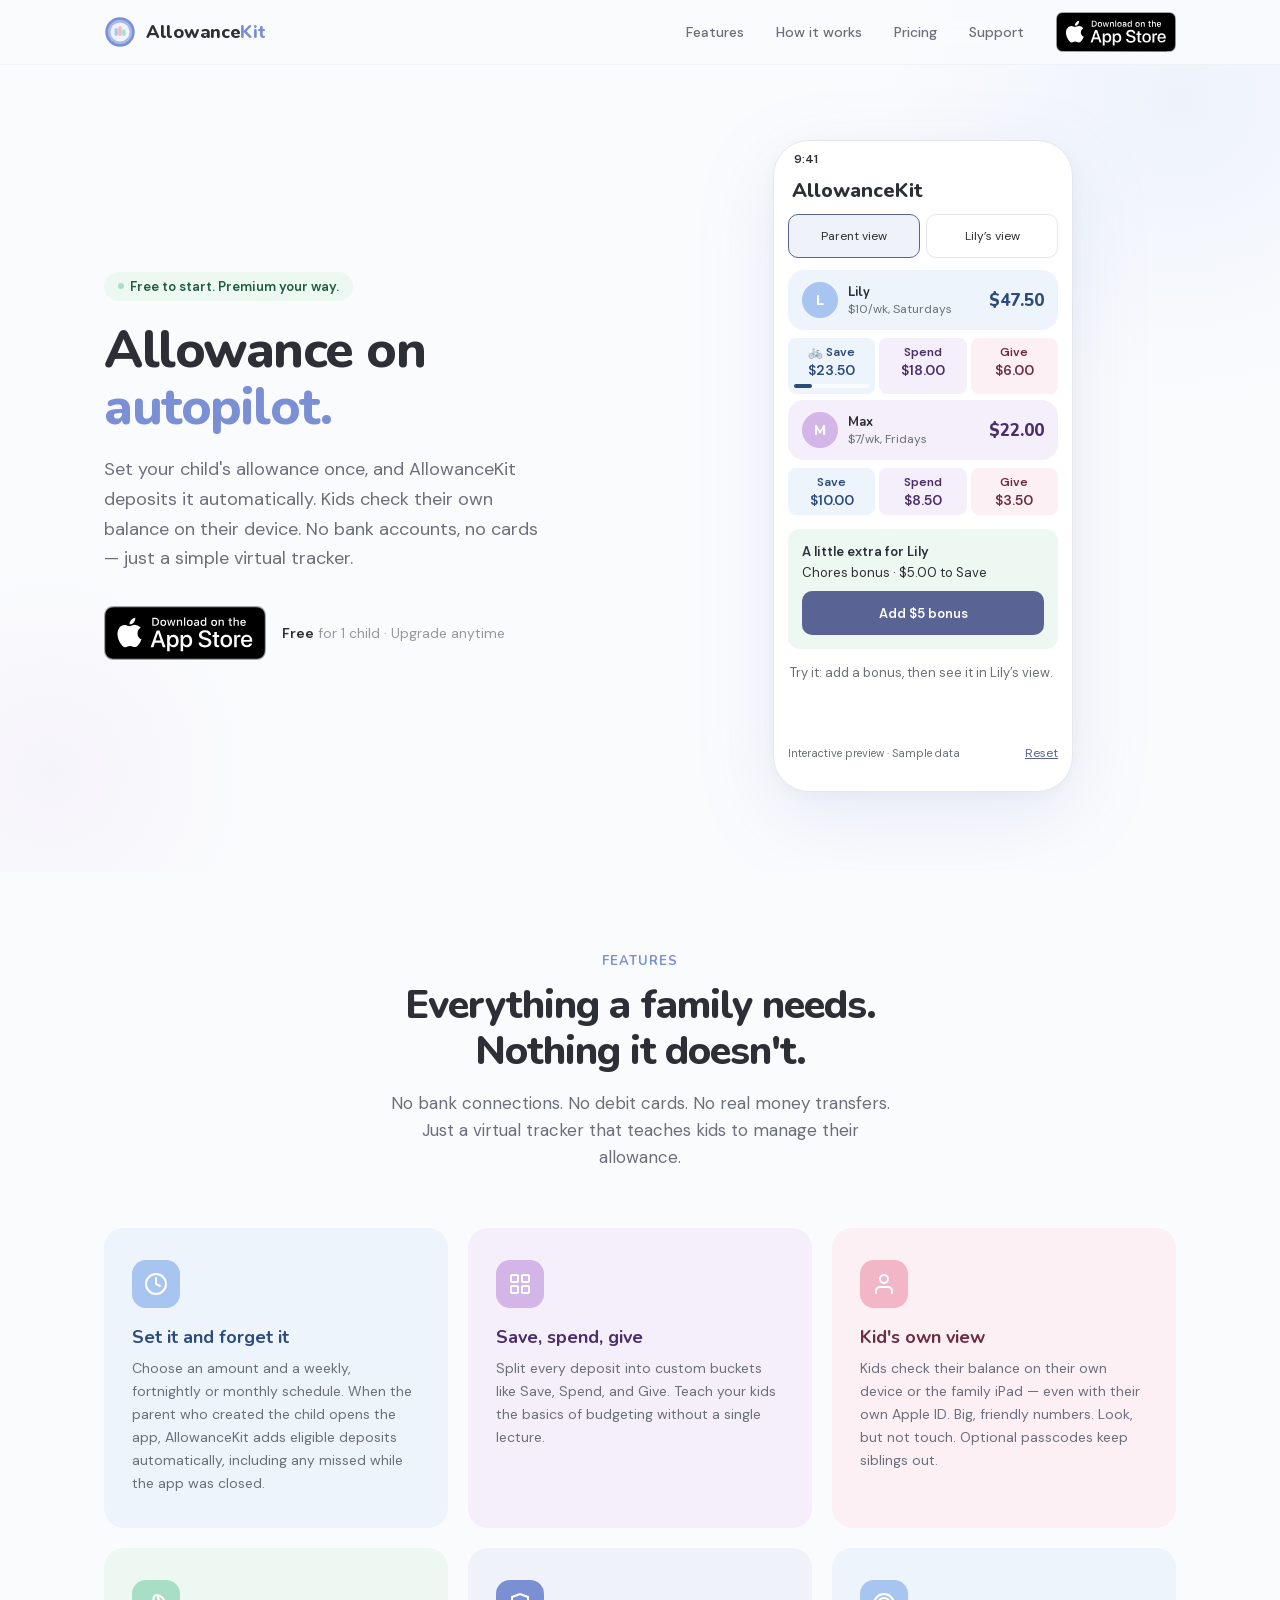
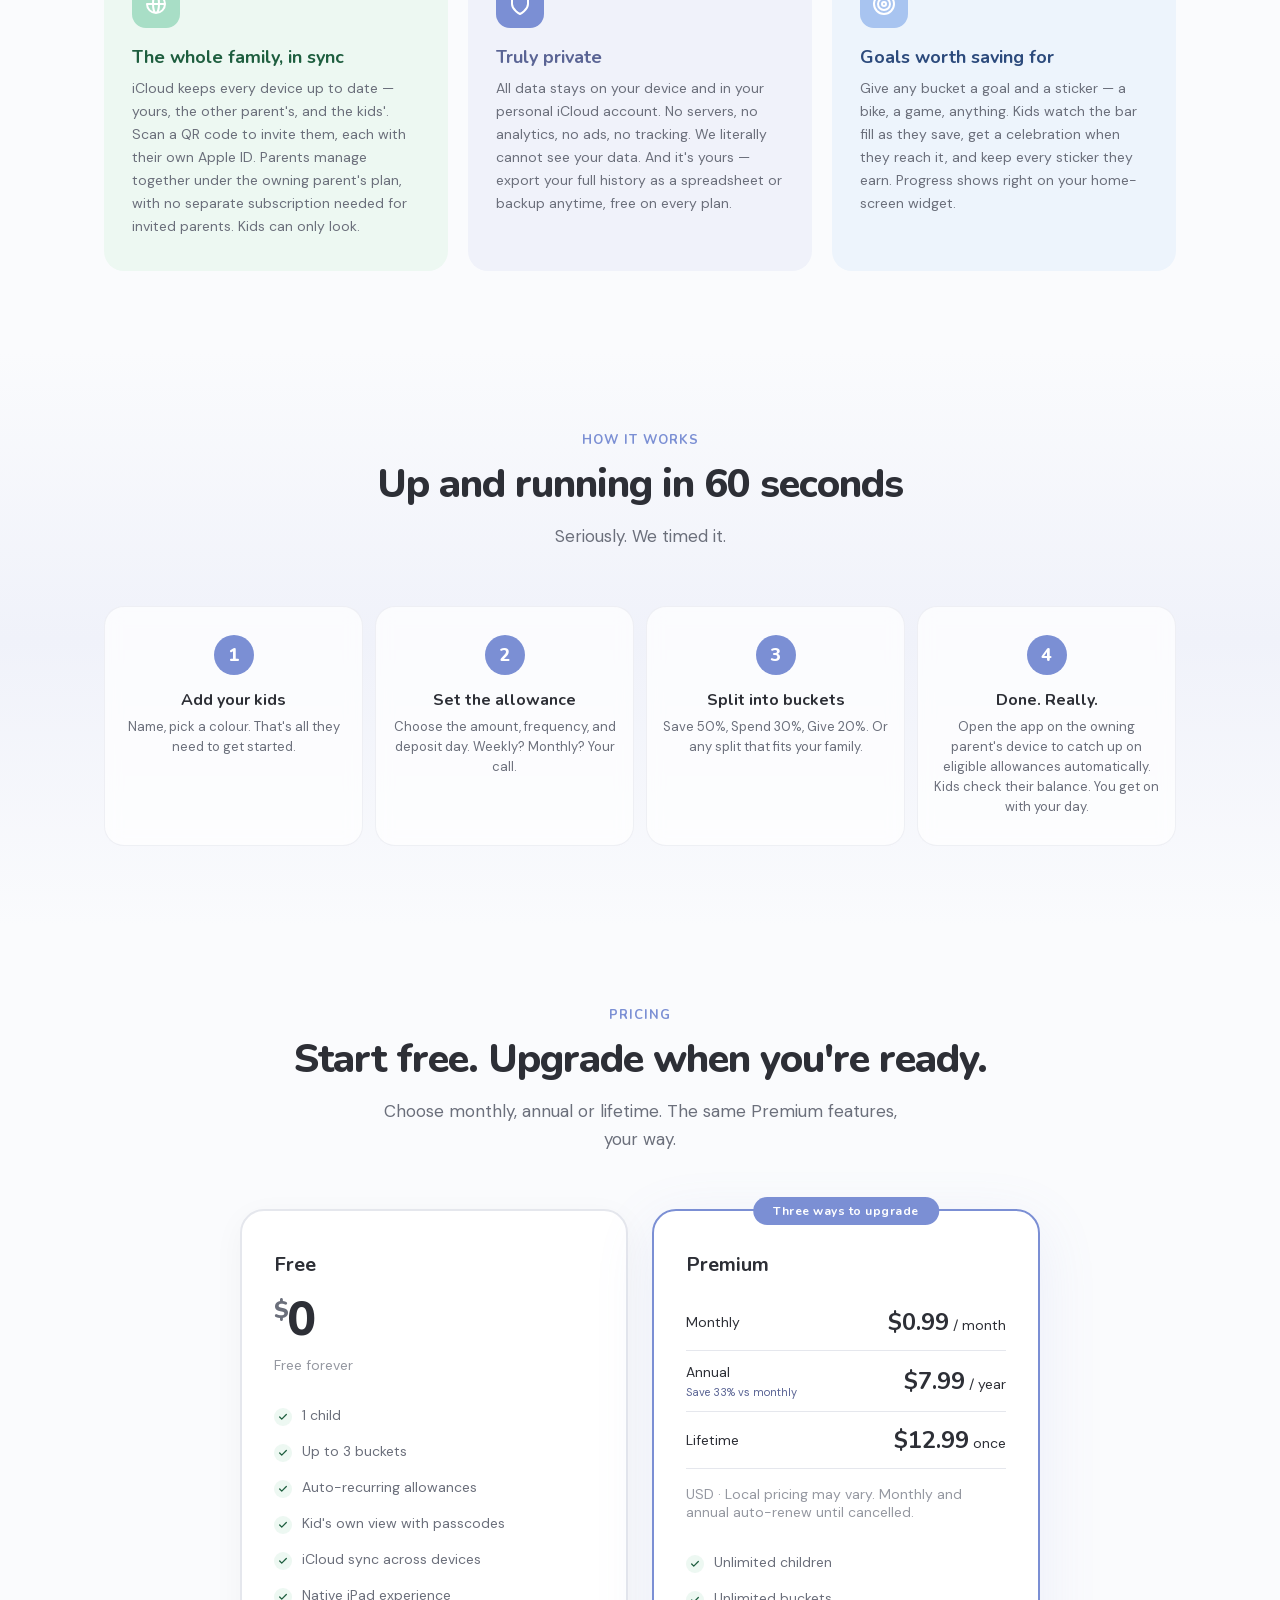
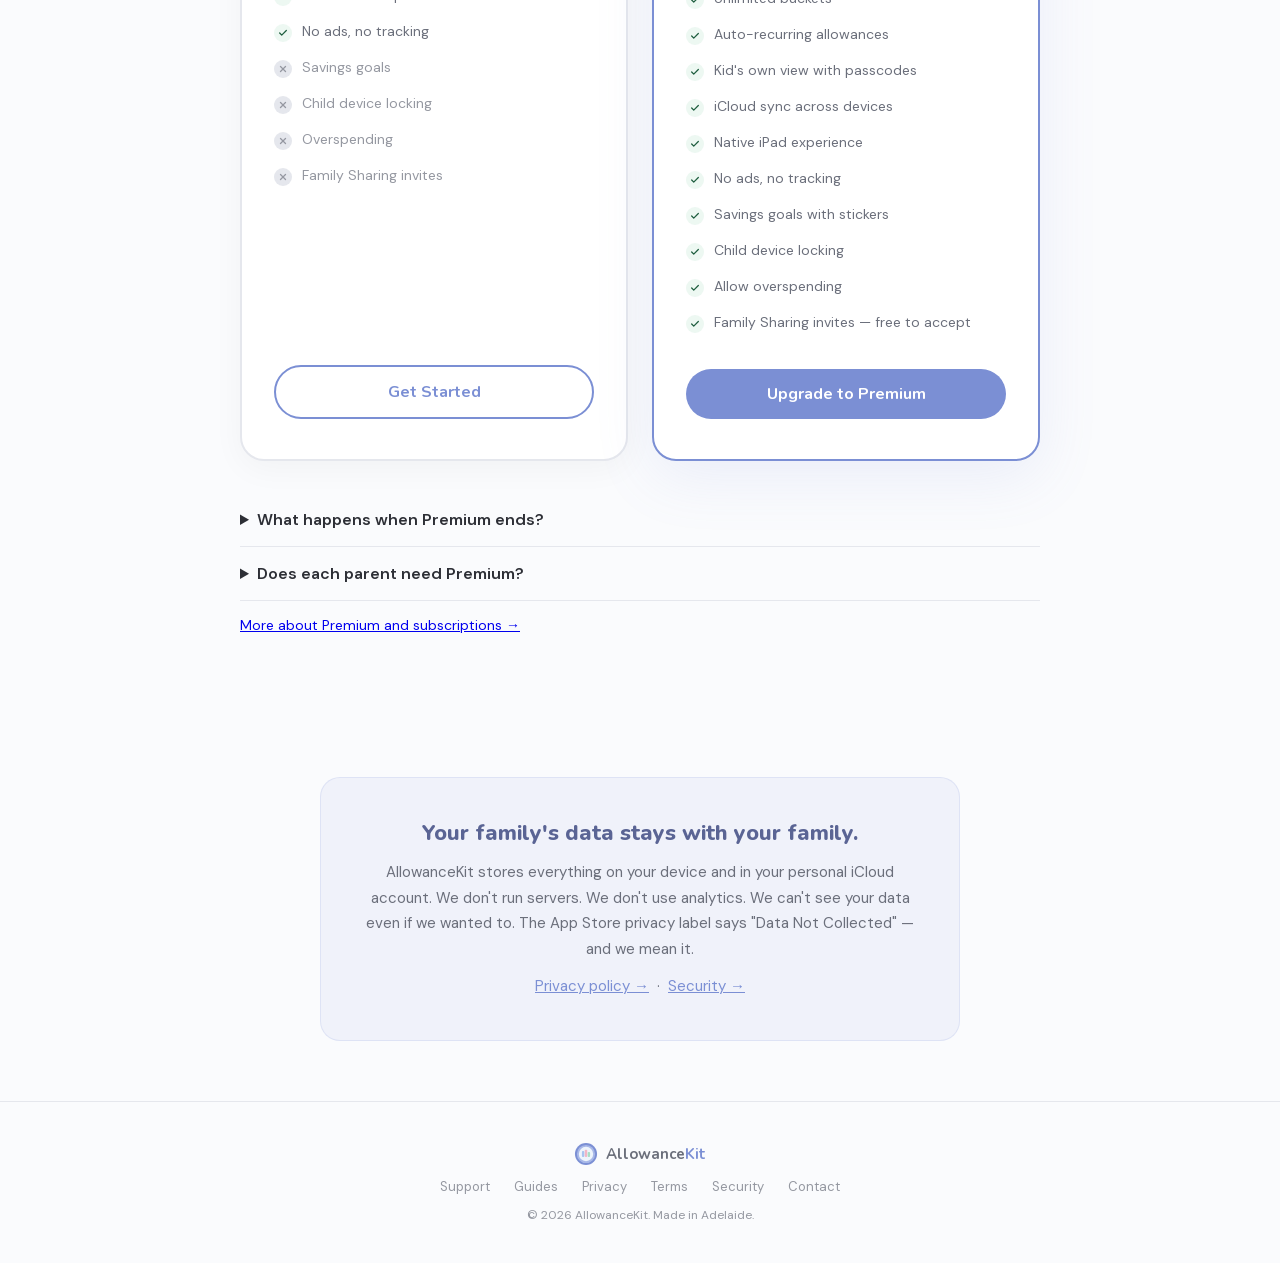
<file: index.html>
<!DOCTYPE html>
<html lang="en">
<head>
<meta charset="UTF-8">
<meta name="viewport" content="width=device-width, initial-scale=1.0">
<title>AllowanceKit — Pocket Money Tracker for Families</title>
<meta name="description" content="The virtual piggy bank for families. Track your children's allowance, pocket money, and savings — no bank accounts or cards needed. Set it once, AllowanceKit does the rest. Free to start.">
<meta name="keywords" content="allowance tracker, pocket money app, kids money, piggy bank app, children savings, family budgeting, allowance app iOS, kids allowance, money tracker">
<meta name="author" content="AllowanceKit">
<meta name="robots" content="index, follow">
<link rel="canonical" href="https://allowancekit.app/">

<meta property="og:type" content="website">
<meta property="og:url" content="https://allowancekit.app/">
<meta property="og:title" content="AllowanceKit — Pocket Money Tracker for Families">
<meta property="og:description" content="The virtual piggy bank for families. Track your children's allowance, pocket money, and savings. No bank accounts needed. Free to start.">
<meta property="og:image" content="https://allowancekit.app/images/og-image.png">
<meta property="og:image:width" content="512">
<meta property="og:image:height" content="512">
<meta property="og:site_name" content="AllowanceKit">
<meta property="og:locale" content="en_US">

<meta name="twitter:card" content="summary">
<meta name="twitter:title" content="AllowanceKit — Pocket Money Tracker for Families">
<meta name="twitter:description" content="The virtual piggy bank for families. Track your children's allowance, pocket money, and savings. No bank accounts needed. Free to start.">
<meta name="twitter:image" content="https://allowancekit.app/images/og-image.png">

<meta name="apple-itunes-app" content="app-id=6761007578">
<meta name="apple-mobile-web-app-title" content="AllowanceKit">
<meta name="application-name" content="AllowanceKit">
<meta name="theme-color" content="#7B8FD4">

<link rel="icon" type="image/png" sizes="32x32" href="/images/favicon.png">
<link rel="apple-touch-icon" sizes="180x180" href="/images/apple-touch-icon.png">

<style>
@font-face { font-family: 'Nunito'; font-weight: 400; font-style: normal; font-display: swap; src: url('/fonts/nunito-400.woff2') format('woff2'); }
@font-face { font-family: 'Nunito'; font-weight: 600; font-style: normal; font-display: swap; src: url('/fonts/nunito-600.woff2') format('woff2'); }
@font-face { font-family: 'Nunito'; font-weight: 700; font-style: normal; font-display: swap; src: url('/fonts/nunito-700.woff2') format('woff2'); }
@font-face { font-family: 'Nunito'; font-weight: 800; font-style: normal; font-display: swap; src: url('/fonts/nunito-800.woff2') format('woff2'); }
@font-face { font-family: 'DM Sans'; font-weight: 400; font-style: normal; font-display: swap; src: url('/fonts/dmsans-400.woff2') format('woff2'); }
@font-face { font-family: 'DM Sans'; font-weight: 500; font-style: normal; font-display: swap; src: url('/fonts/dmsans-500.woff2') format('woff2'); }
@font-face { font-family: 'DM Sans'; font-weight: 600; font-style: normal; font-display: swap; src: url('/fonts/dmsans-600.woff2') format('woff2'); }
</style>

<script type="application/ld+json">
{
  "@context": "https://schema.org",
  "@type": "SoftwareApplication",
  "name": "AllowanceKit",
  "alternateName": "Pocket Money Tracker",
  "applicationCategory": "FinanceApplication",
  "operatingSystem": "iOS 17+",
  "description": "The virtual piggy bank for families. Track your children's allowance, pocket money, and savings automatically. No bank accounts or cards needed.",
  "offers": [
    {
      "@type": "Offer",
      "name": "Free",
      "price": "0",
      "priceCurrency": "USD",
      "availability": "https://schema.org/InStock"
    },
    {
      "@type": "Offer",
      "name": "Premium Monthly",
      "description": "USD 0.99 per month, auto-renewing",
      "price": "0.99",
      "priceCurrency": "USD",
      "availability": "https://schema.org/InStock"
    },
    {
      "@type": "Offer",
      "name": "Premium Annual",
      "description": "USD 7.99 per year, auto-renewing",
      "price": "7.99",
      "priceCurrency": "USD",
      "availability": "https://schema.org/InStock"
    },
    {
      "@type": "Offer",
      "name": "Premium Lifetime",
      "description": "USD 12.99, one-time purchase",
      "price": "12.99",
      "priceCurrency": "USD",
      "availability": "https://schema.org/InStock"
    }
  ],
  "featureList": "Auto-recurring allowance, Save/Spend/Give buckets, Savings goals with stickers, Split transactions, Kid's own view, iCloud sync, Per-child passcodes, Native iPad support, Quick actions",
  "screenshot": "https://allowancekit.app/images/og-image.png",
  "url": "https://allowancekit.app",
  "downloadUrl": "https://apps.apple.com/app/id6761007578"
}
</script>
<style>
:root {
  --periwinkle: #7B8FD4;
  --periwinkle-dark: #5A6494;
  --periwinkle-tint: #F0F2FA;
  --sky: #A8C4F0;
  --sky-tint: #EDF4FC;
  --sky-dark: #2C4A7C;
  --lavender: #D4B5E8;
  --lavender-tint: #F5EEFB;
  --lavender-dark: #4A2D6B;
  --rose: #F2B6C6;
  --rose-tint: #FDF0F4;
  --rose-dark: #6B2D3F;
  --mint: #A8DEC6;
  --mint-tint: #EDF8F2;
  --mint-dark: #1E5E3F;
  --text-primary: #2D2F36;
  --text-secondary: #6B6F7B;
  --text-tertiary: #9598A1;
  --surface: #FAFBFD;
  --border: #E5E7ED;
  --font-display: 'Nunito', sans-serif;
  --font-body: 'DM Sans', sans-serif;
}

* { margin: 0; padding: 0; box-sizing: border-box; }

html { scroll-behavior: smooth; }

body {
  font-family: var(--font-body);
  color: var(--text-primary);
  background: var(--surface);
  overflow-x: hidden;
  -webkit-font-smoothing: antialiased;
}

.container { max-width: 1120px; margin: 0 auto; padding: 0 24px; }

/* ─── NAV ─── */
nav {
  position: fixed; top: 0; left: 0; right: 0; z-index: 100;
  background: rgba(250,251,253,0.85);
  backdrop-filter: blur(20px); -webkit-backdrop-filter: blur(20px);
  border-bottom: 1px solid rgba(229,231,237,0.5);
  transition: box-shadow 0.3s;
}
nav.scrolled { box-shadow: 0 1px 24px rgba(123,143,212,0.08); }
nav .container {
  display: flex; align-items: center; justify-content: space-between;
  height: 64px;
}
.nav-logo { display: flex; align-items: center; gap: 10px; text-decoration: none; flex-shrink: 0; }
.nav-logo svg { width: 32px; height: 32px; flex-shrink: 0; }
.nav-logo span { font-family: var(--font-display); font-weight: 800; font-size: 18px; color: var(--text-primary); letter-spacing: -0.3px; white-space: nowrap; }
.nav-logo span em { font-style: normal; color: var(--periwinkle); }
.nav-links { display: flex; align-items: center; gap: 32px; }
.nav-links a { font-size: 14px; font-weight: 500; color: var(--text-secondary); text-decoration: none; transition: color 0.2s; }
.nav-links a:hover { color: var(--periwinkle); }
.btn-download {
  display: inline-flex; align-items: center; gap: 6px;
  padding: 8px 16px; border-radius: 100px;
  background: transparent; color: var(--text-secondary);
  font-family: var(--font-body); font-size: 14px; font-weight: 500;
  text-decoration: none; transition: all 0.2s;
  border: 1px solid var(--border); cursor: pointer; white-space: nowrap; flex-shrink: 0;
}
.btn-download:hover { background: var(--periwinkle); color: #fff; border-color: var(--periwinkle); transform: translateY(-1px); }
.btn-download svg { width: 14px; height: 14px; flex-shrink: 0; fill: currentColor; }

/* ─── HERO ─── */
.hero {
  padding: 140px 0 80px;
  position: relative;
  overflow: hidden;
}
.hero::before {
  content: '';
  position: absolute; top: -200px; right: -200px;
  width: 600px; height: 600px; border-radius: 50%;
  background: radial-gradient(circle, rgba(168,196,240,0.15) 0%, transparent 70%);
  pointer-events: none;
}
.hero::after {
  content: '';
  position: absolute; bottom: -100px; left: -150px;
  width: 400px; height: 400px; border-radius: 50%;
  background: radial-gradient(circle, rgba(212,181,232,0.1) 0%, transparent 70%);
  pointer-events: none;
}
.hero .container {
  display: grid; grid-template-columns: 1fr 1fr; gap: 60px; align-items: center;
}
.hero-content { position: relative; z-index: 2; }
.hero-badge {
  display: inline-flex; align-items: center; gap: 6px;
  padding: 6px 14px; border-radius: 100px;
  background: var(--mint-tint); color: var(--mint-dark);
  font-size: 13px; font-weight: 600; margin-bottom: 20px;
}
.hero-badge::before {
  content: ''; width: 6px; height: 6px; border-radius: 50%;
  background: var(--mint); flex-shrink: 0;
}
.hero h1 {
  font-family: var(--font-display); font-weight: 800;
  font-size: 52px; line-height: 1.1; letter-spacing: -1.5px;
  color: var(--text-primary); margin-bottom: 20px;
}
.hero h1 em { font-style: normal; color: var(--periwinkle); }
.hero p {
  font-size: 18px; line-height: 1.65; color: var(--text-secondary);
  margin-bottom: 32px; max-width: 440px;
}
.hero-cta { display: flex; align-items: center; gap: 16px; flex-wrap: wrap; }
.hero-price {
  font-size: 14px; color: var(--text-tertiary);
}
.hero-price strong { color: var(--text-primary); font-weight: 600; }
.hero-visual {
  position: relative; z-index: 2;
  display: flex; justify-content: center;
}

/* ─── PHONE MOCKUP ─── */
.phone-frame {
  width: 280px;
  background: #fff;
  border-radius: 36px;
  box-shadow: 0 24px 80px rgba(123,143,212,0.15), 0 4px 20px rgba(0,0,0,0.04);
  overflow: hidden;
  border: 1px solid var(--border);
  transform: rotate(2deg);
  animation: phoneFloat 6s ease-in-out infinite;
}
@keyframes phoneFloat {
  0%, 100% { transform: rotate(2deg) translateY(0); }
  50% { transform: rotate(2deg) translateY(-8px); }
}
.phone-status { display: flex; justify-content: space-between; padding: 10px 20px 6px; font-size: 12px; font-weight: 600; }
.phone-nav { padding: 4px 18px 10px; }
.phone-nav-title { font-family: var(--font-display); font-size: 20px; font-weight: 800; }
.phone-card {
  margin: 0 14px 8px; border-radius: 16px; padding: 12px 14px;
  display: flex; align-items: center; gap: 10px;
}
.phone-avatar {
  width: 36px; height: 36px; border-radius: 50%;
  display: flex; align-items: center; justify-content: center;
  font-family: var(--font-display); font-size: 14px; font-weight: 800; color: #fff;
}
.phone-card-name { font-family: var(--font-display); font-size: 13px; font-weight: 700; }
.phone-card-sub { font-size: 10px; color: var(--text-secondary); }
.phone-card-bal { margin-left: auto; font-family: var(--font-display); font-size: 17px; font-weight: 800; }
.phone-buckets { display: flex; gap: 4px; margin: 0 14px 6px; }
.phone-bucket { flex: 1; border-radius: 8px; padding: 6px; text-align: center; }
.phone-bucket-label { font-size: 8px; font-weight: 700; }
.phone-bucket-val { font-size: 11px; font-weight: 800; margin-top: 1px; }
.phone-km {
  margin: 10px 14px 16px; padding: 10px; border-radius: 12px;
  background: var(--periwinkle-tint); text-align: center;
  font-size: 12px; font-weight: 700; color: var(--periwinkle-dark);
}

/* ─── FEATURES ─── */
.features { padding: 80px 0; }
.section-header { text-align: center; margin-bottom: 56px; }
.section-label {
  font-family: var(--font-display); font-weight: 700;
  font-size: 13px; letter-spacing: 1px; text-transform: uppercase;
  color: var(--periwinkle); margin-bottom: 12px;
}
.section-header h2 {
  font-family: var(--font-display); font-weight: 800;
  font-size: 40px; letter-spacing: -1px; line-height: 1.15;
  margin-bottom: 16px;
}
.section-header p { font-size: 17px; color: var(--text-secondary); max-width: 520px; margin: 0 auto; line-height: 1.6; }
.features-grid {
  display: grid; grid-template-columns: repeat(3, 1fr);
  gap: 20px;
}
.feature-card {
  padding: 32px 28px; border-radius: 20px;
  transition: transform 0.25s, box-shadow 0.25s;
  position: relative; overflow: hidden;
}
.feature-card:hover { transform: translateY(-4px); box-shadow: 0 12px 40px rgba(0,0,0,0.06); }
.feature-icon {
  width: 48px; height: 48px; border-radius: 14px;
  display: flex; align-items: center; justify-content: center;
  margin-bottom: 18px;
}
.feature-card h3 {
  font-family: var(--font-display); font-weight: 700;
  font-size: 18px; margin-bottom: 8px; line-height: 1.3;
}
.feature-card p { font-size: 14px; color: var(--text-secondary); line-height: 1.65; }

.fc-sky { background: var(--sky-tint); }
.fc-sky .feature-icon { background: var(--sky); }
.fc-sky h3 { color: var(--sky-dark); }

.fc-lavender { background: var(--lavender-tint); }
.fc-lavender .feature-icon { background: var(--lavender); }
.fc-lavender h3 { color: var(--lavender-dark); }

.fc-rose { background: var(--rose-tint); }
.fc-rose .feature-icon { background: var(--rose); }
.fc-rose h3 { color: var(--rose-dark); }

.fc-mint { background: var(--mint-tint); }
.fc-mint .feature-icon { background: var(--mint); }
.fc-mint h3 { color: var(--mint-dark); }

.fc-periwinkle { background: var(--periwinkle-tint); }
.fc-periwinkle .feature-icon { background: var(--periwinkle); }
.fc-periwinkle h3 { color: var(--periwinkle-dark); }

/* ─── HOW IT WORKS ─── */
.how { padding: 80px 0; background: linear-gradient(180deg, var(--surface) 0%, var(--periwinkle-tint) 50%, var(--surface) 100%); }
.steps {
  display: grid; grid-template-columns: repeat(4, 1fr);
  gap: 12px; position: relative;
}
.step {
  text-align: center; padding: 28px 16px;
  border-radius: 20px; background: rgba(255,255,255,0.7);
  backdrop-filter: blur(8px);
  border: 1px solid rgba(229,231,237,0.6);
}
.step-num {
  width: 40px; height: 40px; border-radius: 50%; margin: 0 auto 14px;
  display: flex; align-items: center; justify-content: center;
  font-family: var(--font-display); font-weight: 800; font-size: 18px;
  background: var(--periwinkle); color: #fff;
}
.step h3 {
  font-family: var(--font-display); font-weight: 700;
  font-size: 16px; margin-bottom: 6px;
}
.step p { font-size: 13px; color: var(--text-secondary); line-height: 1.55; }

/* ─── PRICING ─── */
.pricing { padding: 80px 0; }
.pricing-grid {
  display: grid; grid-template-columns: repeat(2, 1fr);
  gap: 24px; max-width: 800px; margin: 0 auto;
}
.price-card {
  padding: 40px 32px; border-radius: 24px;
  background: #fff;
  border: 2px solid var(--border);
  position: relative;
  box-shadow: 0 8px 32px rgba(0,0,0,0.04);
  display: flex; flex-direction: column;
}
.price-card.featured {
  border-color: var(--periwinkle);
  box-shadow: 0 16px 60px rgba(123,143,212,0.12);
}
.price-badge {
  position: absolute; top: -14px; left: 50%; transform: translateX(-50%);
  padding: 6px 20px; border-radius: 100px;
  background: var(--periwinkle); color: #fff;
  font-family: var(--font-display); font-weight: 700; font-size: 12px;
  letter-spacing: 0.5px;
  white-space: nowrap;
}
.price-name {
  font-family: var(--font-display); font-weight: 700;
  font-size: 20px; color: var(--text-primary); margin-bottom: 8px;
}
.price-amount {
  font-family: var(--font-display); font-weight: 800;
  font-size: 48px; letter-spacing: -2px; margin-bottom: 4px;
}
.price-amount .currency { font-size: 24px; vertical-align: super; color: var(--text-secondary); }
.price-period { font-size: 14px; color: var(--text-tertiary); margin-bottom: 24px; }
.price-features { text-align: left; margin-bottom: 28px; flex-grow: 1; }
.price-feature {
  display: flex; align-items: flex-start; gap: 10px;
  padding: 8px 0; font-size: 14px; color: var(--text-secondary);
}
.price-feature::before {
  content: ''; width: 18px; height: 18px; border-radius: 50%;
  background: var(--mint-tint); flex-shrink: 0; margin-top: 2px;
  background-image: url("data:image/svg+xml,%3Csvg xmlns='http://www.w3.org/2000/svg' width='10' height='10' viewBox='0 0 24 24' fill='none' stroke='%231E5E3F' stroke-width='3' stroke-linecap='round' stroke-linejoin='round'%3E%3Cpolyline points='20 6 9 17 4 12'%3E%3C/polyline%3E%3C/svg%3E");
  background-repeat: no-repeat; background-position: center;
}
.price-feature.disabled { color: var(--text-tertiary); }
.price-feature.disabled::before {
  background: var(--border);
  background-image: url("data:image/svg+xml,%3Csvg xmlns='http://www.w3.org/2000/svg' width='10' height='10' viewBox='0 0 24 24' fill='none' stroke='%239598A1' stroke-width='3' stroke-linecap='round' stroke-linejoin='round'%3E%3Cline x1='18' y1='6' x2='6' y2='18'%3E%3C/line%3E%3Cline x1='6' y1='6' x2='18' y2='18'%3E%3C/line%3E%3C/svg%3E");
  background-repeat: no-repeat; background-position: center;
}
.btn-download-lg {
  display: inline-flex; align-items: center; justify-content: center; gap: 10px;
  padding: 14px 36px; border-radius: 100px;
  background: var(--periwinkle); color: #fff;
  font-family: var(--font-display); font-size: 16px; font-weight: 700;
  text-decoration: none; transition: all 0.2s; border: none; cursor: pointer;
  width: 100%;
}
.btn-download-lg:hover { background: var(--periwinkle-dark); transform: translateY(-1px); }
.btn-download-lg.secondary {
  background: transparent; color: var(--periwinkle);
  border: 2px solid var(--periwinkle);
}
.btn-download-lg.secondary:hover { background: var(--periwinkle-tint); }
.btn-app-store { display: inline-block; transition: transform 0.2s, opacity 0.2s; }
.btn-app-store:hover { transform: translateY(-2px); opacity: 0.9; }
.btn-app-store img { display: block; }

.premium-plans { margin: 8px 0 16px; }
.premium-plan { display: flex; justify-content: space-between; align-items: center; gap: 12px; padding: 12px 0; border-bottom: 1px solid var(--border); font-size: 14px; }
.premium-plan strong { font-family: var(--font-display); font-size: 24px; color: var(--text-primary); }
.premium-plan > div { white-space: nowrap; }
.premium-plan small { display: block; font-size: 11px; color: var(--periwinkle-dark); margin-top: 4px; }

.pricing-faq { max-width: 800px; margin: 32px auto 0; }
.pricing-faq details { padding: 16px 0; border-bottom: 1px solid var(--border); }
.pricing-faq summary { cursor: pointer; font-weight: 600; color: var(--text-primary); }
.pricing-faq p { margin-top: 12px; font-size: 14px; line-height: 1.75; color: var(--text-secondary); }

/* ─── PRIVACY ─── */
.privacy-section {
  padding: 60px 0;
  text-align: center;
}
.privacy-card {
  max-width: 640px; margin: 0 auto;
  padding: 40px; border-radius: 20px;
  background: var(--periwinkle-tint);
  border: 1px solid rgba(123,143,212,0.15);
}
.privacy-card h3 {
  font-family: var(--font-display); font-weight: 800;
  font-size: 22px; color: var(--periwinkle-dark); margin-bottom: 12px;
}
.privacy-card p { font-size: 15px; color: var(--text-secondary); line-height: 1.7; }
.privacy-card a { color: var(--periwinkle); text-decoration: underline; }

/* ─── FOOTER ─── */
footer {
  padding: 40px 0;
  border-top: 1px solid var(--border);
  text-align: center;
}
footer .container { display: flex; flex-direction: column; align-items: center; gap: 12px; }
.footer-logo { display: flex; align-items: center; gap: 8px; }
.footer-logo svg { width: 24px; height: 24px; }
.footer-logo span { font-family: var(--font-display); font-weight: 700; font-size: 15px; color: var(--text-secondary); }
.footer-logo span em { font-style: normal; color: var(--periwinkle); }
.footer-links { display: flex; gap: 24px; }
.footer-links a { font-size: 13px; color: var(--text-tertiary); text-decoration: none; }
.footer-links a:hover { color: var(--periwinkle); }
.footer-copy { font-size: 12px; color: var(--text-tertiary); }

/* ─── STAGGER ANIMATIONS ─── */
@keyframes fadeUp {
  from { opacity: 0; transform: translateY(24px); }
  to { opacity: 1; transform: translateY(0); }
}
.anim { opacity: 0; animation: fadeUp 0.6s ease-out forwards; }
.anim-d1 { animation-delay: 0.1s; }
.anim-d2 { animation-delay: 0.2s; }
.anim-d3 { animation-delay: 0.3s; }
.anim-d4 { animation-delay: 0.4s; }
.anim-d5 { animation-delay: 0.5s; }
.anim-d6 { animation-delay: 0.6s; }

/* ─── RESPONSIVE ─── */
@media (max-width: 900px) {
  .hero .container { grid-template-columns: 1fr; text-align: center; }
  .hero p { margin: 0 auto 32px; }
  .hero-cta { justify-content: center; }
  .hero-visual { margin-top: 32px; }
  .features-grid { grid-template-columns: 1fr 1fr; }
  .steps { grid-template-columns: 1fr 1fr; }
  .nav-links { gap: 20px; }
  .nav-links a:not(.btn-download) { display: none; }
  .pricing-grid { grid-template-columns: 1fr; max-width: 400px; }
}
@media (max-width: 600px) {
  .hero h1 { font-size: 36px; }
  .section-header h2 { font-size: 30px; }
  .features-grid { grid-template-columns: 1fr; }
  .steps { grid-template-columns: 1fr; }
  .phone-frame { width: 240px; }
  .price-card { padding: 32px 24px; }
  .price-amount { font-size: 40px; }
  .nav-logo span { font-size: 15px; }
  .nav-links { gap: 12px; }
  .btn-download { padding: 7px 12px; font-size: 13px; }
  .btn-download-text { display: none; }
}
/* Interactive preview builds on the static phone above. */
.demo-ready { animation: none; transform: none; width: min(300px, calc(100vw - 48px)); max-width: 100%; }
#app-demo [hidden] { display: none; }
.demo-ready button { font: inherit; cursor: pointer; }
.demo-ready button:focus-visible { outline: 3px solid var(--periwinkle-dark); outline-offset: 3px; }
.demo-toolbar { padding: 0 14px 12px; display: flex; gap: 6px; }
.demo-toolbar button { flex: 1; min-height: 44px; border: 1px solid var(--border); border-radius: 10px; background: white; color: var(--text-primary); font-size: 12px; }
.demo-toolbar button[aria-pressed="true"] { background: var(--periwinkle-tint); border-color: var(--periwinkle-dark); }
.demo-ready .phone-card-sub, .demo-ready .phone-bucket-label { font-size: 12px; }
.demo-ready .phone-bucket-val { font-size: 14px; }
.demo-task { margin: 14px; padding: 14px; background: var(--mint-tint, #EDF8F2); border-radius: 12px; font-size: 13px; }
.demo-task strong { display: block; margin-bottom: 4px; }
.demo-task button { width: 100%; min-height: 44px; margin-top: 10px; border: 0; border-radius: 10px; background: var(--periwinkle-dark); color: white; font-weight: 600; font-size: 13px; }
.demo-task button:disabled { background: #E1E9E5; color: #355745; cursor: default; }
.hero .demo-ready .demo-message { margin: 12px 16px 0; min-height: 60px; font-size: 13px; line-height: 1.5; color: var(--text-secondary); text-align: left; }
.demo-footer { padding: 8px 14px 16px; display: flex; align-items: center; justify-content: space-between; font-size: 11px; color: var(--text-secondary); }
.demo-footer button { min-height: 44px; border: 0; background: transparent; color: var(--periwinkle-dark); text-decoration: underline; font-size: 12px; }
@media (prefers-reduced-motion: reduce) { .phone-frame { animation: none; transform: none; } }
</style>
</head>
<body>

<!-- NAV -->
<nav id="nav" aria-label="Main navigation">
  <div class="container">
    <a href="#" class="nav-logo">
      <svg viewBox="0 0 100 100" xmlns="http://www.w3.org/2000/svg">
        <circle cx="50" cy="50" r="46" fill="#7B8FD4"/>
        <circle cx="50" cy="50" r="38" fill="#A8B8E8"/>
        <circle cx="50" cy="50" r="30" fill="#EDF4FC"/>
        <rect x="33" y="38" width="10" height="24" rx="3.5" fill="#A8C4F0"/>
        <rect x="45" y="32" width="10" height="30" rx="3.5" fill="#F2B6C6"/>
        <rect x="57" y="42" width="10" height="20" rx="3.5" fill="#A8DEC6"/>
      </svg>
      <span>Allowance<em>Kit</em></span>
    </a>
    <div class="nav-links">
      <a href="#features">Features</a>
      <a href="#how">How it works</a>
      <a href="#pricing">Pricing</a>
      <a href="/support">Support</a>
      <a href="https://apps.apple.com/app/id6761007578" class="btn-app-store">
        <img src="/images/app-store-badge.svg" alt="Download on the App Store" height="40">
      </a>
    </div>
  </div>
</nav>

<!-- HERO -->
<section class="hero">
  <div class="container">
    <div class="hero-content">
      <div class="hero-badge anim anim-d1">Free to start. Premium your way.</div>
      <h1 class="anim anim-d2">Allowance on <em>autopilot.</em></h1>
      <p class="anim anim-d3">Set your child's allowance once, and AllowanceKit deposits it automatically. Kids check their own balance on their device. No bank accounts, no cards &mdash; just a simple virtual tracker.</p>
      <div class="hero-cta anim anim-d4">
        <a href="https://apps.apple.com/app/id6761007578" class="btn-app-store">
          <img src="/images/app-store-badge.svg" alt="Download on the App Store" height="54">
        </a>
        <span class="hero-price"><strong>Free</strong> for 1 child &middot; <span style="color:var(--text-tertiary)">Upgrade anytime</span></span>
      </div>
    </div>
    <div class="hero-visual anim anim-d3">
      <div id="app-demo" class="phone-frame" role="img" aria-label="AllowanceKit app screenshot showing parent dashboard with two children Lily and Max, their allowance balances, Save, Spend, Give buckets, and a bike savings goal in progress">
        <div class="phone-status"><span>9:41</span><span></span></div>
        <div class="phone-nav"><div class="phone-nav-title" id="demo-title">AllowanceKit</div></div>
        <div class="demo-toolbar" id="demo-views" role="group" aria-label="Preview mode" hidden>
          <button type="button" id="demo-parent" aria-pressed="true">Parent view</button>
          <button type="button" id="demo-child" aria-pressed="false">Lily’s view</button>
        </div>
        <div class="phone-card" style="background: var(--sky-tint);">
          <div class="phone-avatar" style="background: var(--sky);">L</div>
          <div>
            <div class="phone-card-name">Lily</div>
            <div class="phone-card-sub">$10/wk, Saturdays</div>
          </div>
          <div class="phone-card-bal" style="color: var(--sky-dark);" id="demo-balance">$47.50</div>
        </div>
        <div class="phone-buckets">
          <div class="phone-bucket" style="background: var(--sky-tint);"><div class="phone-bucket-label" style="color: var(--sky-dark);">🚲 Save</div><div class="phone-bucket-val" style="color: var(--sky-dark);" id="demo-save">$23.50</div><div style="margin-top:5px;height:4px;border-radius:2px;background:rgba(255,255,255,0.7);"><div id="demo-progress" style="width:23.5%;height:4px;border-radius:2px;background:var(--sky-dark);"></div></div></div>
          <div class="phone-bucket" style="background: var(--lavender-tint);"><div class="phone-bucket-label" style="color: var(--lavender-dark);">Spend</div><div class="phone-bucket-val" style="color: var(--lavender-dark);">$18.00</div></div>
          <div class="phone-bucket" style="background: var(--rose-tint);"><div class="phone-bucket-label" style="color: var(--rose-dark);">Give</div><div class="phone-bucket-val" style="color: var(--rose-dark);">$6.00</div></div>
        </div>
        <div id="demo-max">
        <div class="phone-card" style="background: var(--lavender-tint);">
          <div class="phone-avatar" style="background: var(--lavender);">M</div>
          <div>
            <div class="phone-card-name">Max</div>
            <div class="phone-card-sub">$7/wk, Fridays</div>
          </div>
          <div class="phone-card-bal" style="color: var(--lavender-dark);">$22.00</div>
        </div>
        <div class="phone-buckets">
          <div class="phone-bucket" style="background: var(--sky-tint);"><div class="phone-bucket-label" style="color: var(--sky-dark);">Save</div><div class="phone-bucket-val" style="color: var(--sky-dark);">$10.00</div></div>
          <div class="phone-bucket" style="background: var(--lavender-tint);"><div class="phone-bucket-label" style="color: var(--lavender-dark);">Spend</div><div class="phone-bucket-val" style="color: var(--lavender-dark);">$8.50</div></div>
          <div class="phone-bucket" style="background: var(--rose-tint);"><div class="phone-bucket-label" style="color: var(--rose-dark);">Give</div><div class="phone-bucket-val" style="color: var(--rose-dark);">$3.50</div></div>
        </div>
        </div>
        <div class="phone-km" id="demo-fallback">Switch to kid mode</div>
        <div id="demo-controls" hidden>
          <div class="demo-task" id="demo-deposit">
            <strong>A little extra for Lily</strong>
            Chores bonus · $5.00 to Save
            <button type="button" id="demo-add">Add $5 bonus</button>
          </div>
          <div class="demo-task" id="demo-goal" hidden>
            <strong>🚲 My bike fund</strong>
            <span id="demo-goal-amount">$23.50</span> saved toward $100
          </div>
          <p class="demo-message" id="demo-message" role="status" aria-live="polite" aria-atomic="true">Try it: add a bonus, then see it in Lily’s view.</p>
          <div class="demo-footer"><span>Interactive preview · Sample data</span><button type="button" id="demo-reset">Reset</button></div>
        </div>
      </div>
    </div>
  </div>
</section>

<!-- FEATURES -->
<section class="features" id="features">
  <div class="container">
    <div class="section-header">
      <div class="section-label">Features</div>
      <h2>Everything a family needs.<br>Nothing it doesn't.</h2>
      <p>No bank connections. No debit cards. No real money transfers. Just a virtual tracker that teaches kids to manage their allowance.</p>
    </div>
    <div class="features-grid">
      <div class="feature-card fc-sky">
        <div class="feature-icon">
          <svg width="24" height="24" viewBox="0 0 24 24" fill="none" stroke="#fff" stroke-width="2" stroke-linecap="round"><circle cx="12" cy="12" r="10"/><path d="M12 6v6l4 2"/></svg>
        </div>
        <h3>Set it and forget it</h3>
        <p>Choose an amount and a weekly, fortnightly or monthly schedule. When the parent who created the child opens the app, AllowanceKit adds eligible deposits automatically, including any missed while the app was closed.</p>
      </div>
      <div class="feature-card fc-lavender">
        <div class="feature-icon">
          <svg width="24" height="24" viewBox="0 0 24 24" fill="none" stroke="#fff" stroke-width="2" stroke-linecap="round"><rect x="3" y="3" width="7" height="7" rx="1"/><rect x="14" y="3" width="7" height="7" rx="1"/><rect x="3" y="14" width="7" height="7" rx="1"/><rect x="14" y="14" width="7" height="7" rx="1"/></svg>
        </div>
        <h3>Save, spend, give</h3>
        <p>Split every deposit into custom buckets like Save, Spend, and Give. Teach your kids the basics of budgeting without a single lecture.</p>
      </div>
      <div class="feature-card fc-rose">
        <div class="feature-icon">
          <svg width="24" height="24" viewBox="0 0 24 24" fill="none" stroke="#fff" stroke-width="2" stroke-linecap="round"><path d="M20 21v-2a4 4 0 0 0-4-4H8a4 4 0 0 0-4 4v2"/><circle cx="12" cy="7" r="4"/></svg>
        </div>
        <h3>Kid's own view</h3>
        <p>Kids check their balance on their own device or the family iPad &mdash; even with their own Apple&nbsp;ID. Big, friendly numbers. Look, but not touch. Optional passcodes keep siblings out.</p>
      </div>
      <div class="feature-card fc-mint">
        <div class="feature-icon">
          <svg width="24" height="24" viewBox="0 0 24 24" fill="none" stroke="#fff" stroke-width="2" stroke-linecap="round"><path d="M21 12a9 9 0 0 1-9 9m9-9a9 9 0 0 0-9-9m9 9H3m9 9a9 9 0 0 1-9-9m9 9c1.66 0 3-4 3-9s-1.34-9-3-9m0 18c-1.66 0-3-4-3-9s1.34-9 3-9"/></svg>
        </div>
        <h3>The whole family, in sync</h3>
        <p>iCloud keeps every device up to date &mdash; yours, the other parent's, and the kids'. Scan a QR code to invite them, each with their own Apple&nbsp;ID. Parents manage together under the owning parent's plan, with no separate subscription needed for invited parents. Kids can only look.</p>
      </div>
      <div class="feature-card fc-periwinkle">
        <div class="feature-icon">
          <svg width="24" height="24" viewBox="0 0 24 24" fill="none" stroke="#fff" stroke-width="2" stroke-linecap="round"><path d="M12 22s8-4 8-10V5l-8-3-8 3v7c0 6 8 10 8 10z"/></svg>
        </div>
        <h3>Truly private</h3>
        <p>All data stays on your device and in your personal iCloud account. No servers, no analytics, no ads, no tracking. We literally cannot see your data. And it's yours — export your full history as a spreadsheet or backup anytime, free on every plan.</p>
      </div>
      <div class="feature-card fc-sky">
        <div class="feature-icon">
          <svg width="24" height="24" viewBox="0 0 24 24" fill="none" stroke="#fff" stroke-width="2" stroke-linecap="round"><circle cx="12" cy="12" r="10"/><circle cx="12" cy="12" r="6"/><circle cx="12" cy="12" r="2"/></svg>
        </div>
        <h3>Goals worth saving for</h3>
        <p>Give any bucket a goal and a sticker &mdash; a bike, a game, anything. Kids watch the bar fill as they save, get a celebration when they reach it, and keep every sticker they earn. Progress shows right on your home-screen widget.</p>
      </div>
    </div>
  </div>
</section>

<!-- HOW IT WORKS -->
<section class="how" id="how">
  <div class="container">
    <div class="section-header">
      <div class="section-label">How it works</div>
      <h2>Up and running in 60 seconds</h2>
      <p>Seriously. We timed it.</p>
    </div>
    <div class="steps">
      <div class="step">
        <div class="step-num">1</div>
        <h3>Add your kids</h3>
        <p>Name, pick a colour. That's all they need to get started.</p>
      </div>
      <div class="step">
        <div class="step-num">2</div>
        <h3>Set the allowance</h3>
        <p>Choose the amount, frequency, and deposit day. Weekly? Monthly? Your call.</p>
      </div>
      <div class="step">
        <div class="step-num">3</div>
        <h3>Split into buckets</h3>
        <p>Save 50%, Spend 30%, Give 20%. Or any split that fits your family.</p>
      </div>
      <div class="step">
        <div class="step-num">4</div>
        <h3>Done. Really.</h3>
        <p>Open the app on the owning parent's device to catch up on eligible allowances automatically. Kids check their balance. You get on with your day.</p>
      </div>
    </div>
  </div>
</section>

<!-- PRICING -->
<section class="pricing" id="pricing">
  <div class="container">
    <div class="section-header">
      <div class="section-label">Pricing</div>
      <h2>Start free. Upgrade when you're ready.</h2>
      <p>Choose monthly, annual or lifetime. The same Premium features, your way.</p>
    </div>
    <div class="pricing-grid">
      <div class="price-card">
        <div class="price-name">Free</div>
        <div class="price-amount"><span class="currency">$</span>0</div>
        <div class="price-period">Free forever</div>
        <div class="price-features">
          <div class="price-feature">1 child</div>
          <div class="price-feature">Up to 3 buckets</div>
          <div class="price-feature">Auto-recurring allowances</div>
          <div class="price-feature">Kid's own view with passcodes</div>
          <div class="price-feature">iCloud sync across devices</div>
          <div class="price-feature">Native iPad experience</div>
          <div class="price-feature">No ads, no tracking</div>
          <div class="price-feature disabled">Savings goals</div>
          <div class="price-feature disabled">Child device locking</div>
          <div class="price-feature disabled">Overspending</div>
          <div class="price-feature disabled">Family Sharing invites</div>
        </div>
        <a href="https://apps.apple.com/app/id6761007578" class="btn-download-lg secondary">Get Started</a>
      </div>
      <div class="price-card featured">
        <div class="price-badge">Three ways to upgrade</div>
        <div class="price-name">Premium</div>
        <div class="premium-plans" aria-label="Premium plans in US dollars">
          <div class="premium-plan"><span>Monthly</span><div><strong>$0.99</strong> / month</div></div>
          <div class="premium-plan"><span>Annual <small>Save 33% vs monthly</small></span><div><strong>$7.99</strong> / year</div></div>
          <div class="premium-plan"><span>Lifetime</span><div><strong>$12.99</strong> once</div></div>
        </div>
        <div class="price-period">USD &middot; Local pricing may vary. Monthly and annual auto-renew until cancelled.</div>
        <div class="price-features">
          <div class="price-feature">Unlimited children</div>
          <div class="price-feature">Unlimited buckets</div>
          <div class="price-feature">Auto-recurring allowances</div>
          <div class="price-feature">Kid's own view with passcodes</div>
          <div class="price-feature">iCloud sync across devices</div>
          <div class="price-feature">Native iPad experience</div>
          <div class="price-feature">No ads, no tracking</div>
          <div class="price-feature">Savings goals with stickers</div>
          <div class="price-feature">Child device locking</div>
          <div class="price-feature">Allow overspending</div>
          <div class="price-feature">Family Sharing invites &mdash; free to accept</div>
        </div>
        <a href="https://apps.apple.com/app/id6761007578" class="btn-download-lg">Upgrade to Premium</a>
      </div>
    </div>
    <div class="pricing-faq">
      <details>
        <summary>What happens when Premium ends?</summary>
        <p>Your first-created child stays editable. Additional children become read-only for you and invited parents, and their automatic allowances pause. Their balances, goals and history stay available. Renewing Premium or buying lifetime restores access, but paused allowances are not added later. Existing lifetime owners keep Premium without subscribing.</p>
      </details>
      <details>
        <summary>Does each parent need Premium?</summary>
        <p>No. The parent who sends Family Sharing invites needs Premium; accepting an invite is free. Invited parents with Full access can manage eligible children under the owning parent's plan. Only the owning parent's devices process automatic allowances.</p>
      </details>
      <p><a href="/support#premium">More about Premium and subscriptions &rarr;</a></p>
    </div>
  </div>
</section>

<!-- PRIVACY -->
<section class="privacy-section">
  <div class="container">
    <div class="privacy-card">
      <h3>Your family's data stays with your family.</h3>
      <p>AllowanceKit stores everything on your device and in your personal iCloud account. We don't run servers. We don't use analytics. We can't see your data even if we wanted to. The App Store privacy label says "Data Not Collected" &mdash; and we mean it.</p>
      <p style="margin-top: 12px;"><a href="/privacy">Privacy policy &rarr;</a> &nbsp;&middot;&nbsp; <a href="/security">Security &rarr;</a></p>
    </div>
  </div>
</section>

<!-- FOOTER -->
<footer>
  <div class="container">
    <div class="footer-logo">
      <svg viewBox="0 0 100 100" width="24" height="24" xmlns="http://www.w3.org/2000/svg">
        <circle cx="50" cy="50" r="46" fill="#7B8FD4"/>
        <circle cx="50" cy="50" r="38" fill="#A8B8E8"/>
        <circle cx="50" cy="50" r="30" fill="#EDF4FC"/>
        <rect x="33" y="38" width="10" height="24" rx="3.5" fill="#A8C4F0"/>
        <rect x="45" y="32" width="10" height="30" rx="3.5" fill="#F2B6C6"/>
        <rect x="57" y="42" width="10" height="20" rx="3.5" fill="#A8DEC6"/>
      </svg>
      <span>Allowance<em>Kit</em></span>
    </div>
    <div class="footer-links">
      <a href="/support">Support</a>
      <a href="/guides/">Guides</a>
      <a href="/privacy">Privacy</a>
      <a href="/terms">Terms</a>
      <a href="/security">Security</a>
      <a href="mailto:hello&#64;allowancekit.app">Contact</a>
    </div>
    <div class="footer-copy">&copy; 2026 AllowanceKit. Made in Adelaide.</div>
  </div>
</footer>

<script>
window.addEventListener('scroll', () => {
  document.getElementById('nav').classList.toggle('scrolled', window.scrollY > 10);
});
</script>

<script src="/demo.js" defer></script>
</body>
</html>
</file>
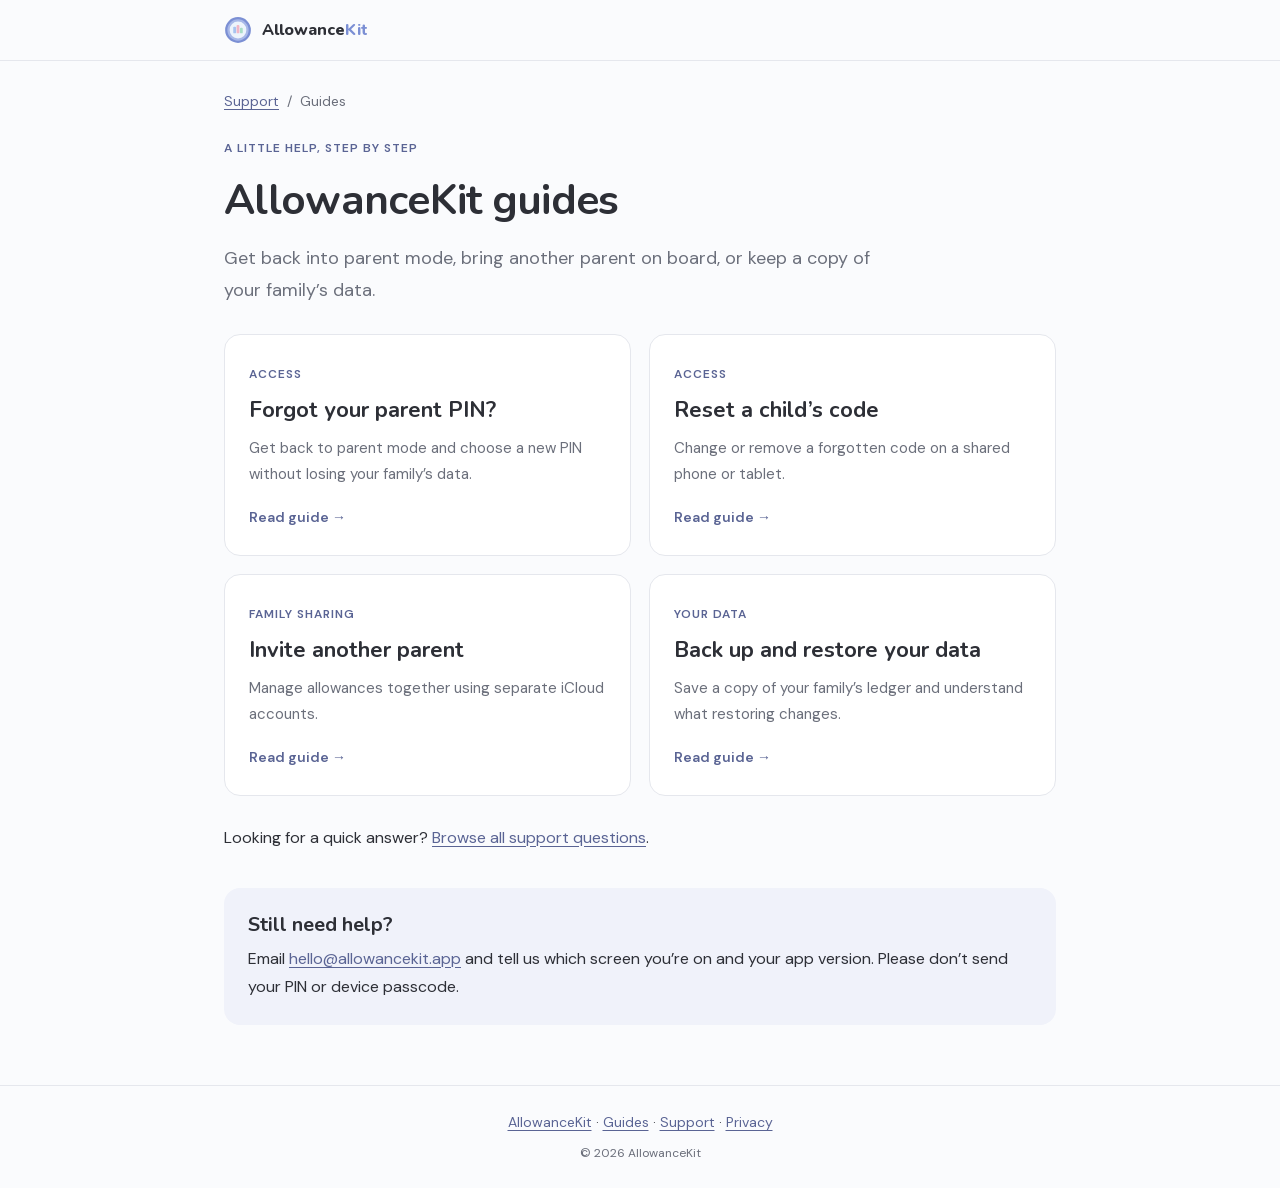
<file: guides/index.html>
<!DOCTYPE html>
<html lang="en">
<head>
<meta charset="UTF-8">
<meta name="viewport" content="width=device-width, initial-scale=1.0">
<title>Guides — AllowanceKit</title>
<meta name="description" content="Step-by-step help with parent PINs, child codes, Family Sharing and backups.">
<meta name="robots" content="index, follow">
<link rel="canonical" href="https://allowancekit.app/guides/">
<meta property="og:type" content="website">
<meta property="og:url" content="https://allowancekit.app/guides/">
<meta property="og:title" content="Guides — AllowanceKit">
<meta property="og:description" content="Step-by-step help with parent PINs, child codes, Family Sharing and backups.">
<meta property="og:image" content="https://allowancekit.app/images/og-image.png">
<meta name="theme-color" content="#7B8FD4">
<link rel="icon" type="image/png" sizes="32x32" href="/images/favicon.png">
<link rel="apple-touch-icon" sizes="180x180" href="/images/apple-touch-icon.png">
<link rel="stylesheet" href="/guides/guides.css">
</head>
<body>
<a class="skip-link" href="#main">Skip to content</a>
<nav aria-label="Main">
  <div class="container">
    <a href="/">
      <svg viewBox="0 0 100 100" xmlns="http://www.w3.org/2000/svg">
        <circle cx="50" cy="50" r="46" fill="#7B8FD4"/>
        <circle cx="50" cy="50" r="38" fill="#A8B8E8"/>
        <circle cx="50" cy="50" r="30" fill="#EDF4FC"/>
        <rect x="33" y="38" width="10" height="24" rx="3.5" fill="#A8C4F0"/>
        <rect x="45" y="32" width="10" height="30" rx="3.5" fill="#F2B6C6"/>
        <rect x="57" y="42" width="10" height="20" rx="3.5" fill="#A8DEC6"/>
      </svg>
      <span>Allowance<em>Kit</em></span>
    </a>
  </div>
</nav>
<main id="main" class="container">
<div class="breadcrumb"><a href="/support">Support</a><span aria-hidden="true">/</span>Guides</div>
<p class="eyebrow">A little help, step by step</p><h1>AllowanceKit guides</h1><p class="lead">Get back into parent mode, bring another parent on board, or keep a copy of your family’s data.</p><div class="cards"><a class="card" href="/guides/forgot-parent-pin/"><span class="eyebrow">Access</span><h2 style="font-size: 22px; margin: 10px 0;">Forgot your parent PIN?</h2><p>Get back to parent mode and choose a new PIN without losing your family’s data.</p><span class="read">Read guide &rarr;</span></a><a class="card" href="/guides/reset-child-code/"><span class="eyebrow">Access</span><h2 style="font-size: 22px; margin: 10px 0;">Reset a child’s code</h2><p>Change or remove a forgotten code on a shared phone or tablet.</p><span class="read">Read guide &rarr;</span></a><a class="card" href="/guides/invite-another-parent/"><span class="eyebrow">Family Sharing</span><h2 style="font-size: 22px; margin: 10px 0;">Invite another parent</h2><p>Manage allowances together using separate iCloud accounts.</p><span class="read">Read guide &rarr;</span></a><a class="card" href="/guides/back-up-and-restore/"><span class="eyebrow">Your data</span><h2 style="font-size: 22px; margin: 10px 0;">Back up and restore your data</h2><p>Save a copy of your family’s ledger and understand what restoring changes.</p><span class="read">Read guide &rarr;</span></a></div><p>Looking for a quick answer? <a href="/support">Browse all support questions</a>.</p>

<section class="contact"><h2 style="margin: 0; font-size: 20px;">Still need help?</h2><p>Email <a href="mailto:hello@allowancekit.app">hello@allowancekit.app</a> and tell us which screen you’re on and your app version. Please don’t send your PIN or device passcode.</p></section>
</main>
<footer><a href="/">AllowanceKit</a> &middot; <a href="/guides/">Guides</a> &middot; <a href="/support">Support</a> &middot; <a href="/privacy">Privacy</a><p>&copy; 2026 AllowanceKit</p></footer>
</body>
</html>
</file>
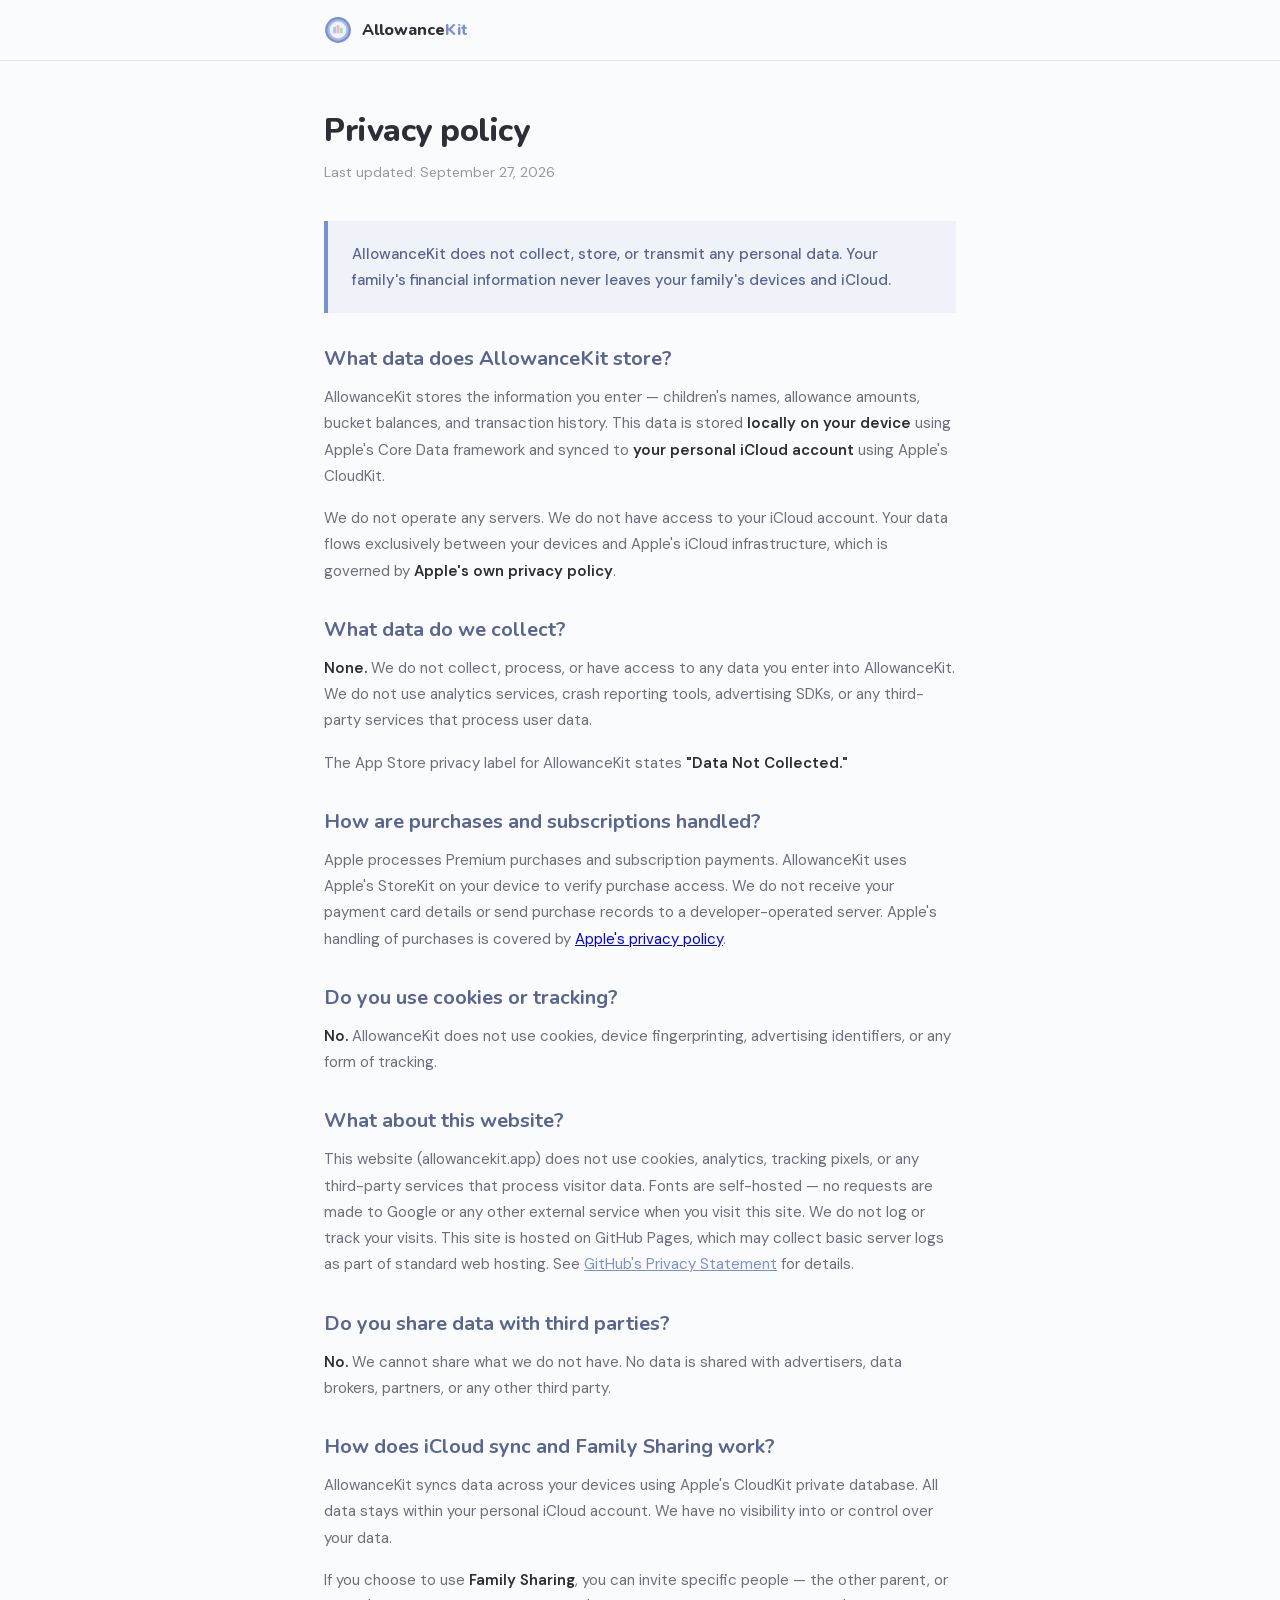
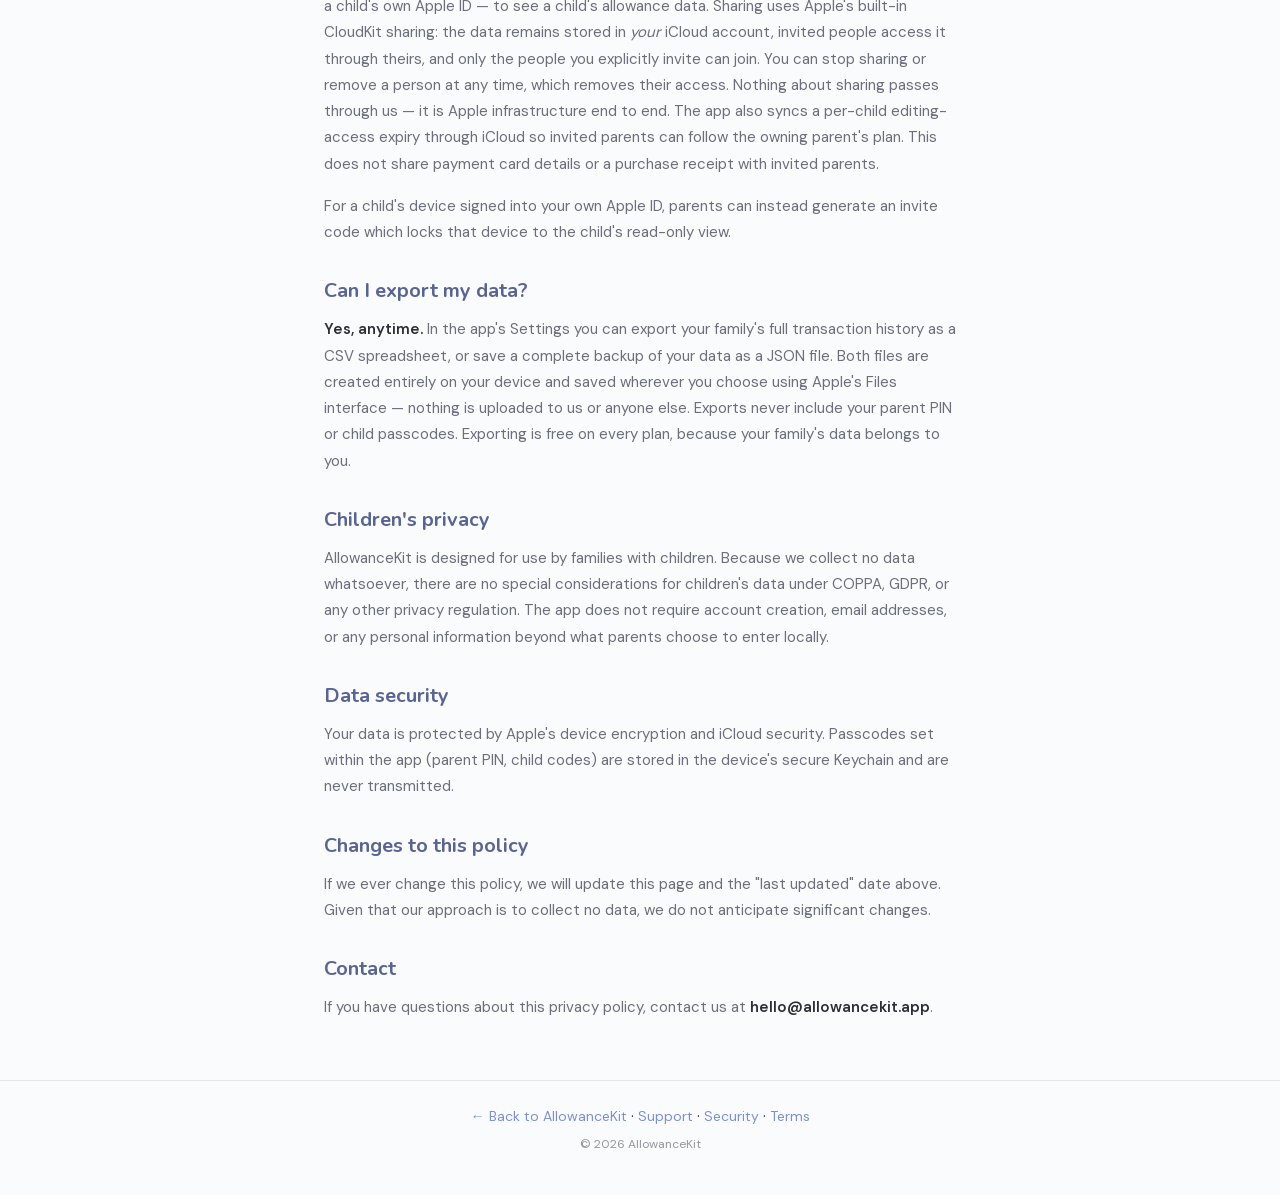
<file: privacy/index.html>
<!DOCTYPE html>
<html lang="en">
<head>
<meta charset="UTF-8">
<meta name="viewport" content="width=device-width, initial-scale=1.0">
<title>Privacy Policy — AllowanceKit</title>
<meta name="description" content="AllowanceKit does not collect, store, or transmit any personal data. Your family's financial information never leaves your devices.">
<meta name="robots" content="index, follow">
<link rel="canonical" href="https://allowancekit.app/privacy">
<meta property="og:type" content="website">
<meta property="og:url" content="https://allowancekit.app/privacy">
<meta property="og:title" content="Privacy Policy — AllowanceKit">
<meta property="og:description" content="AllowanceKit does not collect, store, or transmit any personal data. Your family's financial information never leaves your devices.">
<meta name="theme-color" content="#7B8FD4">
<link rel="icon" type="image/png" sizes="32x32" href="/images/favicon.png">
<link rel="apple-touch-icon" sizes="180x180" href="/images/apple-touch-icon.png">
<style>
@font-face { font-family: 'Nunito'; font-weight: 400; font-style: normal; font-display: swap; src: url('/fonts/nunito-400.woff2') format('woff2'); }
@font-face { font-family: 'Nunito'; font-weight: 600; font-style: normal; font-display: swap; src: url('/fonts/nunito-600.woff2') format('woff2'); }
@font-face { font-family: 'Nunito'; font-weight: 700; font-style: normal; font-display: swap; src: url('/fonts/nunito-700.woff2') format('woff2'); }
@font-face { font-family: 'Nunito'; font-weight: 800; font-style: normal; font-display: swap; src: url('/fonts/nunito-800.woff2') format('woff2'); }
@font-face { font-family: 'DM Sans'; font-weight: 400; font-style: normal; font-display: swap; src: url('/fonts/dmsans-400.woff2') format('woff2'); }
@font-face { font-family: 'DM Sans'; font-weight: 500; font-style: normal; font-display: swap; src: url('/fonts/dmsans-500.woff2') format('woff2'); }
@font-face { font-family: 'DM Sans'; font-weight: 600; font-style: normal; font-display: swap; src: url('/fonts/dmsans-600.woff2') format('woff2'); }
</style>
<style>
:root {
  --periwinkle: #7B8FD4;
  --periwinkle-dark: #5A6494;
  --periwinkle-tint: #F0F2FA;
  --text-primary: #2D2F36;
  --text-secondary: #6B6F7B;
  --text-tertiary: #9598A1;
  --surface: #FAFBFD;
  --border: #E5E7ED;
  --font-display: 'Nunito', sans-serif;
  --font-body: 'DM Sans', sans-serif;
}
* { margin: 0; padding: 0; box-sizing: border-box; }
body { font-family: var(--font-body); color: var(--text-primary); background: var(--surface); -webkit-font-smoothing: antialiased; }
.container { max-width: 680px; margin: 0 auto; padding: 0 24px; }
nav { border-bottom: 1px solid var(--border); padding: 16px 0; margin-bottom: 48px; }
nav .container { display: flex; align-items: center; gap: 10px; }
nav a { text-decoration: none; display: flex; align-items: center; gap: 10px; }
nav svg { width: 28px; height: 28px; }
nav span { font-family: var(--font-display); font-weight: 800; font-size: 16px; color: var(--text-primary); }
nav span em { font-style: normal; color: var(--periwinkle); }
h1 { font-family: var(--font-display); font-weight: 800; font-size: 32px; letter-spacing: -0.5px; margin-bottom: 8px; }
.updated { font-size: 14px; color: var(--text-tertiary); margin-bottom: 36px; }
h2 { font-family: var(--font-display); font-weight: 700; font-size: 20px; color: var(--periwinkle-dark); margin: 32px 0 12px; }
p { font-size: 15px; line-height: 1.75; color: var(--text-secondary); margin-bottom: 16px; }
strong { color: var(--text-primary); font-weight: 600; }
.highlight { background: var(--periwinkle-tint); border-radius: 12px; padding: 20px 24px; margin: 24px 0; border-left: 4px solid var(--periwinkle); border-radius: 0; }
.highlight p { margin: 0; color: var(--periwinkle-dark); font-weight: 500; }
footer { margin-top: 60px; padding: 24px 0; border-top: 1px solid var(--border); text-align: center; }
footer a { color: var(--periwinkle); text-decoration: none; font-size: 14px; }
footer p { font-size: 12px; color: var(--text-tertiary); margin-top: 8px; }
</style>
</head>
<body>
<nav>
  <div class="container">
    <a href="/">
      <svg viewBox="0 0 100 100" xmlns="http://www.w3.org/2000/svg">
        <circle cx="50" cy="50" r="46" fill="#7B8FD4"/>
        <circle cx="50" cy="50" r="38" fill="#A8B8E8"/>
        <circle cx="50" cy="50" r="30" fill="#EDF4FC"/>
        <rect x="33" y="38" width="10" height="24" rx="3.5" fill="#A8C4F0"/>
        <rect x="45" y="32" width="10" height="30" rx="3.5" fill="#F2B6C6"/>
        <rect x="57" y="42" width="10" height="20" rx="3.5" fill="#A8DEC6"/>
      </svg>
      <span>Allowance<em>Kit</em></span>
    </a>
  </div>
</nav>
<div class="container">
  <h1>Privacy policy</h1>
  <p class="updated">Last updated: September 27, 2026</p>

  <div class="highlight">
    <p>AllowanceKit does not collect, store, or transmit any personal data. Your family's financial information never leaves your family's devices and iCloud.</p>
  </div>

  <h2>What data does AllowanceKit store?</h2>
  <p>AllowanceKit stores the information you enter — children's names, allowance amounts, bucket balances, and transaction history. This data is stored <strong>locally on your device</strong> using Apple's Core Data framework and synced to <strong>your personal iCloud account</strong> using Apple's CloudKit.</p>
  <p>We do not operate any servers. We do not have access to your iCloud account. Your data flows exclusively between your devices and Apple's iCloud infrastructure, which is governed by <strong>Apple's own privacy policy</strong>.</p>

  <h2>What data do we collect?</h2>
  <p><strong>None.</strong> We do not collect, process, or have access to any data you enter into AllowanceKit. We do not use analytics services, crash reporting tools, advertising SDKs, or any third-party services that process user data.</p>
  <p>The App Store privacy label for AllowanceKit states <strong>"Data Not Collected."</strong></p>

  <h2>How are purchases and subscriptions handled?</h2>
  <p>Apple processes Premium purchases and subscription payments. AllowanceKit uses Apple's StoreKit on your device to verify purchase access. We do not receive your payment card details or send purchase records to a developer-operated server. Apple's handling of purchases is covered by <a href="https://www.apple.com/legal/privacy/">Apple's privacy policy</a>.</p>

  <h2>Do you use cookies or tracking?</h2>
  <p><strong>No.</strong> AllowanceKit does not use cookies, device fingerprinting, advertising identifiers, or any form of tracking.</p>

  <h2>What about this website?</h2>
  <p>This website (allowancekit.app) does not use cookies, analytics, tracking pixels, or any third-party services that process visitor data. Fonts are self-hosted &mdash; no requests are made to Google or any other external service when you visit this site. We do not log or track your visits. This site is hosted on GitHub Pages, which may collect basic server logs as part of standard web hosting. See <a href="https://docs.github.com/en/site-policy/privacy-policies/github-privacy-statement" style="color: var(--periwinkle);">GitHub's Privacy Statement</a> for details.</p>

  <h2>Do you share data with third parties?</h2>
  <p><strong>No.</strong> We cannot share what we do not have. No data is shared with advertisers, data brokers, partners, or any other third party.</p>

  <h2>How does iCloud sync and Family Sharing work?</h2>
  <p>AllowanceKit syncs data across your devices using Apple's CloudKit private database. All data stays within your personal iCloud account. We have no visibility into or control over your data.</p>
  <p>If you choose to use <strong>Family Sharing</strong>, you can invite specific people &mdash; the other parent, or a child's own Apple&nbsp;ID &mdash; to see a child's allowance data. Sharing uses Apple's built-in CloudKit sharing: the data remains stored in <em>your</em> iCloud account, invited people access it through theirs, and only the people you explicitly invite can join. You can stop sharing or remove a person at any time, which removes their access. Nothing about sharing passes through us &mdash; it is Apple infrastructure end to end. The app also syncs a per-child editing-access expiry through iCloud so invited parents can follow the owning parent's plan. This does not share payment card details or a purchase receipt with invited parents.</p>
  <p>For a child's device signed into your own Apple&nbsp;ID, parents can instead generate an invite code which locks that device to the child's read-only view.</p>

  <h2>Can I export my data?</h2>
  <p><strong>Yes, anytime.</strong> In the app's Settings you can export your family's full transaction history as a CSV spreadsheet, or save a complete backup of your data as a JSON file. Both files are created entirely on your device and saved wherever you choose using Apple's Files interface &mdash; nothing is uploaded to us or anyone else. Exports never include your parent PIN or child passcodes. Exporting is free on every plan, because your family's data belongs to you.</p>

  <h2>Children's privacy</h2>
  <p>AllowanceKit is designed for use by families with children. Because we collect no data whatsoever, there are no special considerations for children's data under COPPA, GDPR, or any other privacy regulation. The app does not require account creation, email addresses, or any personal information beyond what parents choose to enter locally.</p>

  <h2>Data security</h2>
  <p>Your data is protected by Apple's device encryption and iCloud security. Passcodes set within the app (parent PIN, child codes) are stored in the device's secure Keychain and are never transmitted.</p>

  <h2>Changes to this policy</h2>
  <p>If we ever change this policy, we will update this page and the "last updated" date above. Given that our approach is to collect no data, we do not anticipate significant changes.</p>

  <h2>Contact</h2>
  <p>If you have questions about this privacy policy, contact us at <strong>hello&#64;allowancekit.app</strong>.</p>
</div>
<footer>
  <a href="/">&larr; Back to AllowanceKit</a> &middot; <a href="/support">Support</a> &middot; <a href="/security">Security</a> &middot; <a href="/terms">Terms</a>
  <p>&copy; 2026 AllowanceKit</p>
</footer>
</body>
</html>
</file>
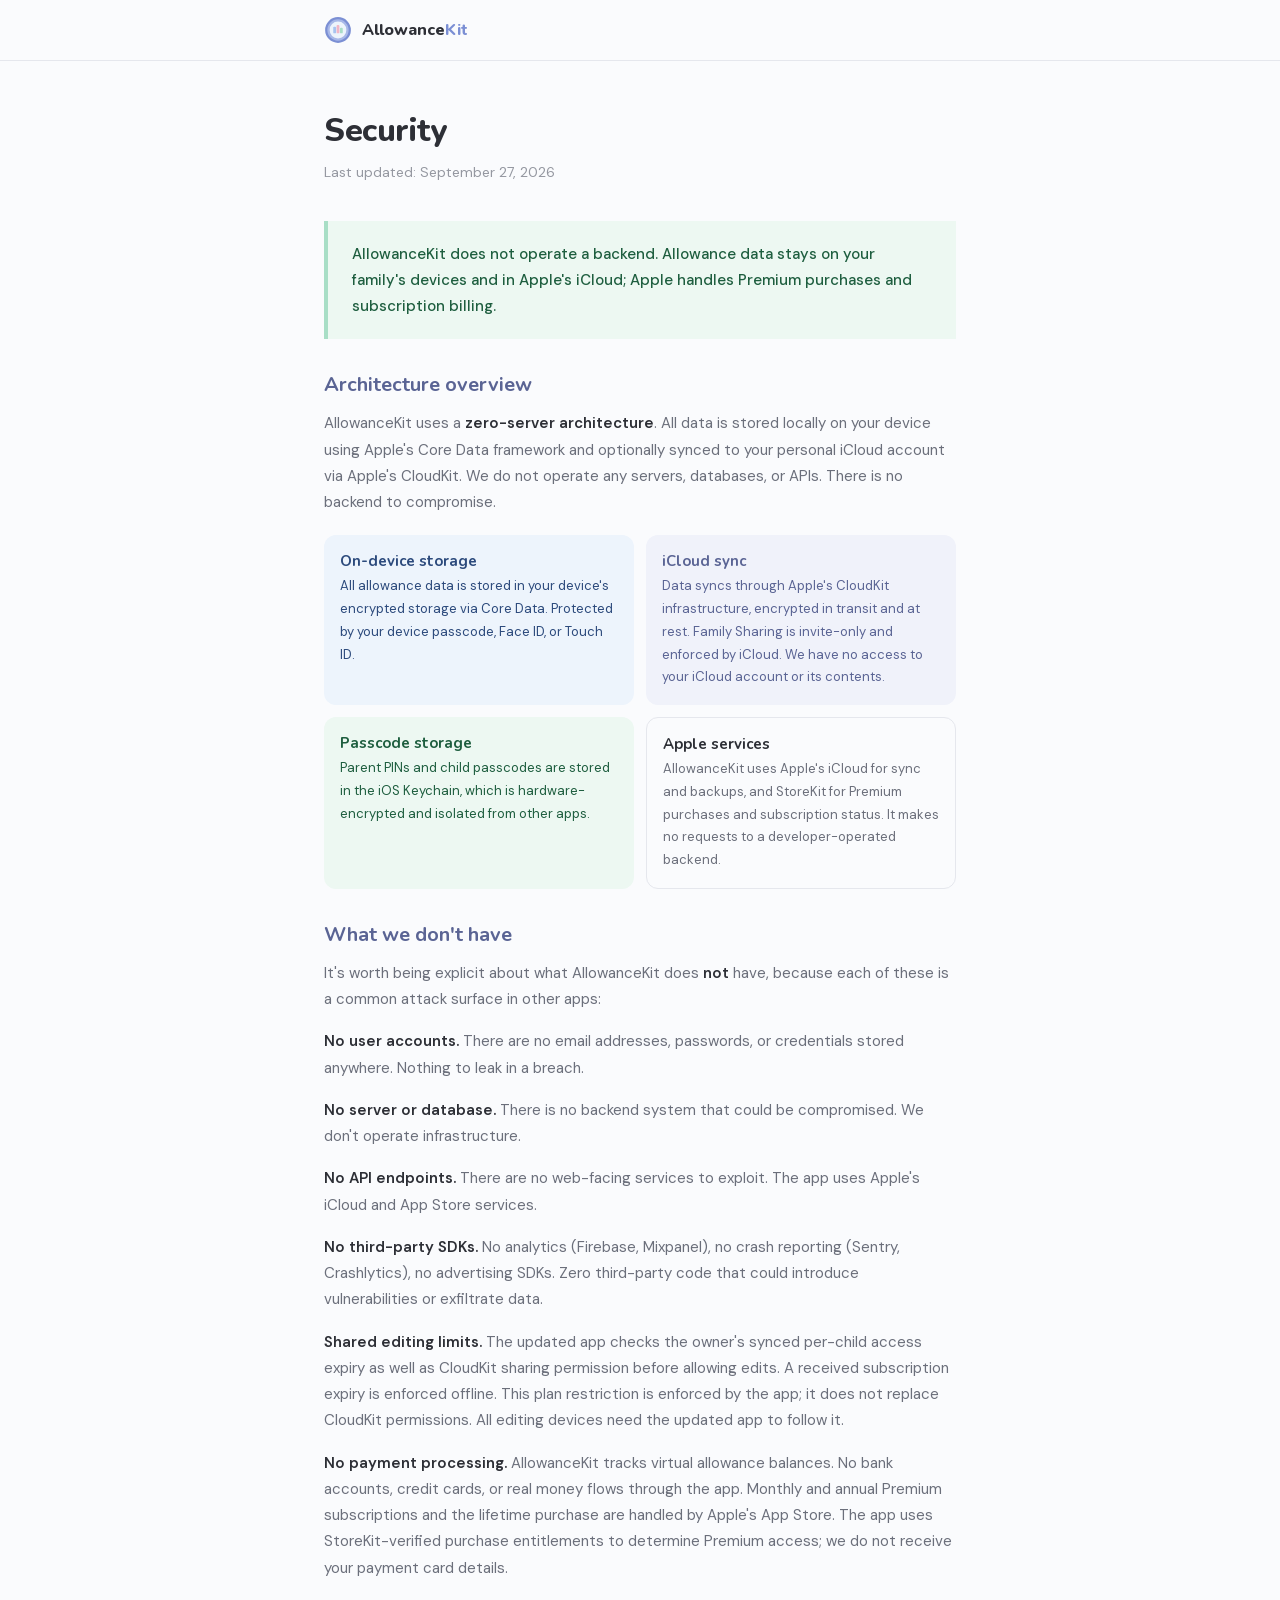
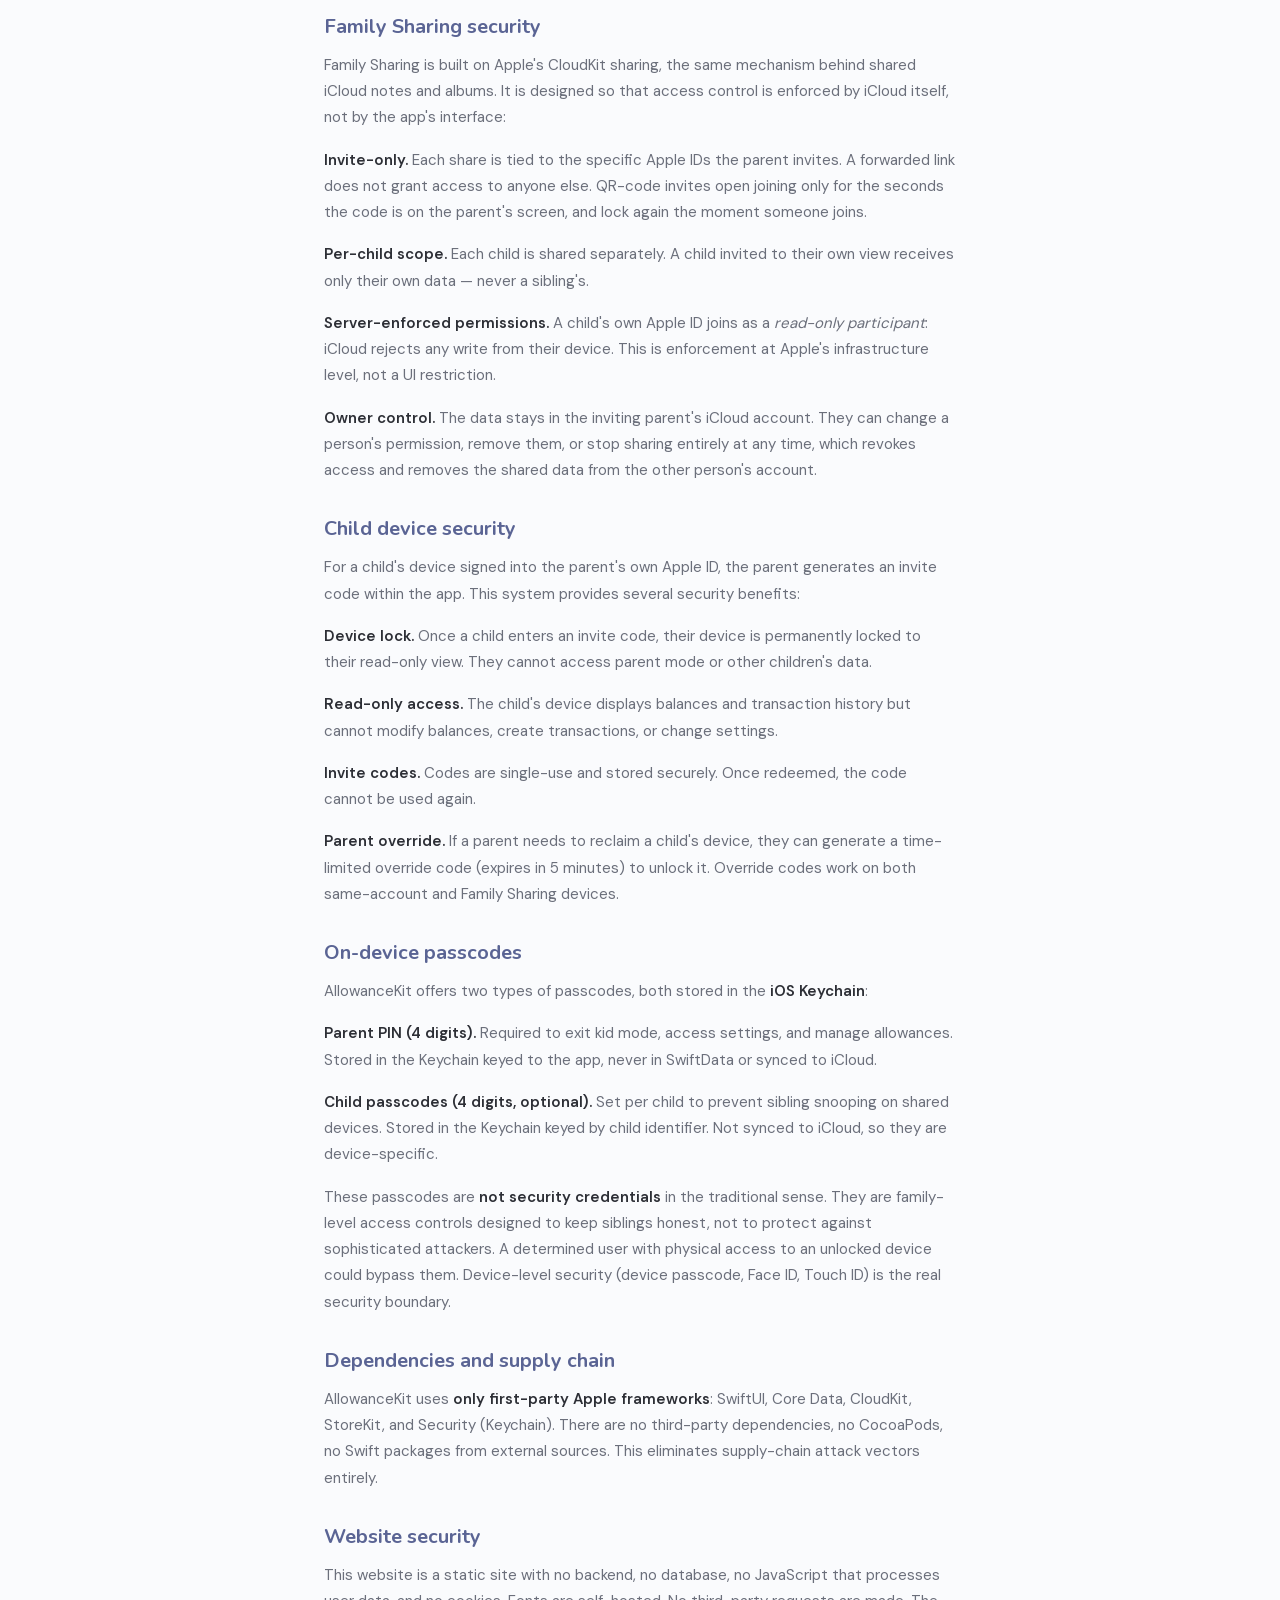
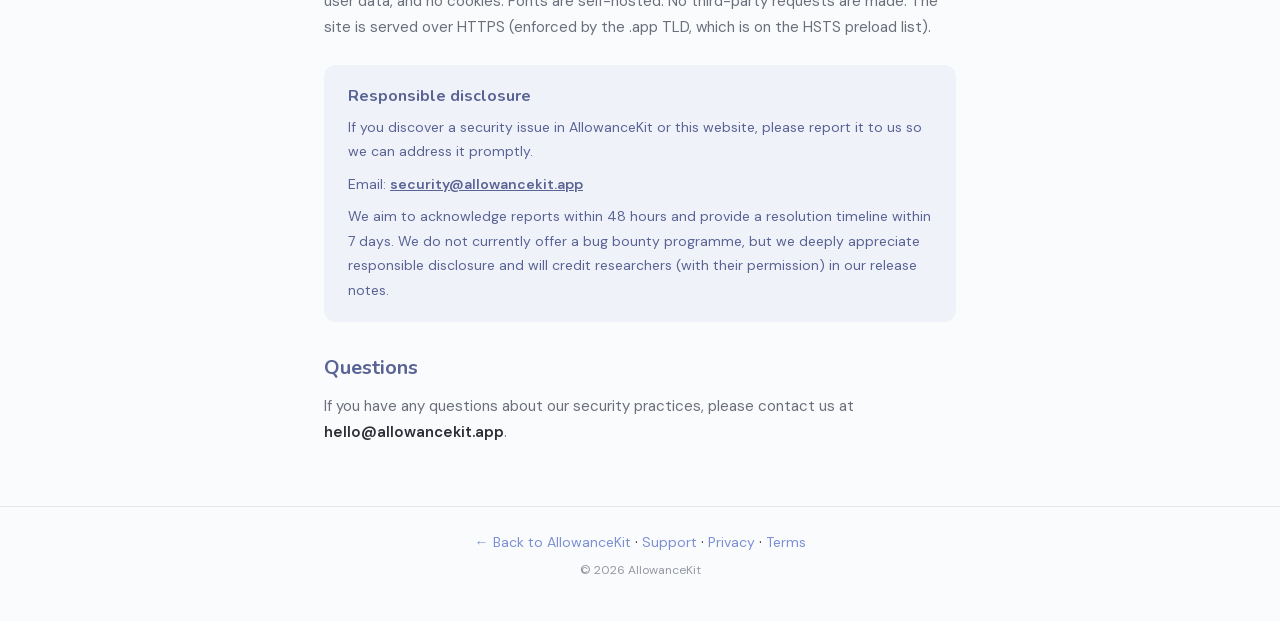
<file: security/index.html>
<!DOCTYPE html>
<html lang="en">
<head>
<meta charset="UTF-8">
<meta name="viewport" content="width=device-width, initial-scale=1.0">
<title>Security — AllowanceKit</title>
<meta name="description" content="How AllowanceKit protects your family's data. On-device encryption, Keychain-stored passcodes, zero network exposure, and responsible disclosure.">
<meta name="robots" content="index, follow">
<link rel="canonical" href="https://allowancekit.app/security">
<meta property="og:type" content="website">
<meta property="og:url" content="https://allowancekit.app/security">
<meta property="og:title" content="Security — AllowanceKit">
<meta property="og:description" content="How AllowanceKit protects your family's data. On-device encryption, Keychain-stored passcodes, zero network exposure.">
<meta name="theme-color" content="#7B8FD4">
<link rel="icon" type="image/png" sizes="32x32" href="/images/favicon.png">
<link rel="apple-touch-icon" sizes="180x180" href="/images/apple-touch-icon.png">
<style>
@font-face { font-family: 'Nunito'; font-weight: 400; font-style: normal; font-display: swap; src: url('/fonts/nunito-400.woff2') format('woff2'); }
@font-face { font-family: 'Nunito'; font-weight: 600; font-style: normal; font-display: swap; src: url('/fonts/nunito-600.woff2') format('woff2'); }
@font-face { font-family: 'Nunito'; font-weight: 700; font-style: normal; font-display: swap; src: url('/fonts/nunito-700.woff2') format('woff2'); }
@font-face { font-family: 'Nunito'; font-weight: 800; font-style: normal; font-display: swap; src: url('/fonts/nunito-800.woff2') format('woff2'); }
@font-face { font-family: 'DM Sans'; font-weight: 400; font-style: normal; font-display: swap; src: url('/fonts/dmsans-400.woff2') format('woff2'); }
@font-face { font-family: 'DM Sans'; font-weight: 500; font-style: normal; font-display: swap; src: url('/fonts/dmsans-500.woff2') format('woff2'); }
@font-face { font-family: 'DM Sans'; font-weight: 600; font-style: normal; font-display: swap; src: url('/fonts/dmsans-600.woff2') format('woff2'); }
</style>
<style>
:root {
  --periwinkle: #7B8FD4;
  --periwinkle-dark: #5A6494;
  --periwinkle-tint: #F0F2FA;
  --sky: #A8C4F0;
  --sky-tint: #EDF4FC;
  --sky-dark: #2C4A7C;
  --mint: #A8DEC6;
  --mint-tint: #EDF8F2;
  --mint-dark: #1E5E3F;
  --text-primary: #2D2F36;
  --text-secondary: #6B6F7B;
  --text-tertiary: #9598A1;
  --surface: #FAFBFD;
  --border: #E5E7ED;
  --font-display: 'Nunito', sans-serif;
  --font-body: 'DM Sans', sans-serif;
}
* { margin: 0; padding: 0; box-sizing: border-box; }
body { font-family: var(--font-body); color: var(--text-primary); background: var(--surface); -webkit-font-smoothing: antialiased; }
.container { max-width: 680px; margin: 0 auto; padding: 0 24px; }
nav { border-bottom: 1px solid var(--border); padding: 16px 0; margin-bottom: 48px; }
nav .container { display: flex; align-items: center; gap: 10px; }
nav a { text-decoration: none; display: flex; align-items: center; gap: 10px; }
nav svg { width: 28px; height: 28px; }
nav span { font-family: var(--font-display); font-weight: 800; font-size: 16px; color: var(--text-primary); }
nav span em { font-style: normal; color: var(--periwinkle); }
h1 { font-family: var(--font-display); font-weight: 800; font-size: 32px; letter-spacing: -0.5px; margin-bottom: 8px; }
.updated { font-size: 14px; color: var(--text-tertiary); margin-bottom: 36px; }
h2 { font-family: var(--font-display); font-weight: 700; font-size: 20px; color: var(--periwinkle-dark); margin: 32px 0 12px; }
p { font-size: 15px; line-height: 1.75; color: var(--text-secondary); margin-bottom: 16px; }
strong { color: var(--text-primary); font-weight: 600; }
a { color: var(--periwinkle); }
.highlight { background: var(--mint-tint); padding: 20px 24px; margin: 24px 0; border-left: 4px solid var(--mint); border-radius: 0; }
.highlight p { margin: 0; color: var(--mint-dark); font-weight: 500; }
.layer-grid { display: grid; grid-template-columns: 1fr 1fr; gap: 12px; margin: 20px 0; }
.layer-card { border-radius: 12px; padding: 16px; }
.layer-card h3 { font-family: var(--font-display); font-weight: 700; font-size: 15px; margin-bottom: 4px; }
.layer-card p { font-size: 13px; margin-bottom: 0; }
.report-box { background: var(--periwinkle-tint); border-radius: 12px; padding: 20px 24px; margin: 24px 0; }
.report-box h3 { font-family: var(--font-display); font-weight: 700; font-size: 16px; color: var(--periwinkle-dark); margin-bottom: 8px; }
.report-box p { font-size: 14px; color: var(--periwinkle-dark); margin-bottom: 8px; }
.report-box p:last-child { margin-bottom: 0; }
.report-box a { color: var(--periwinkle-dark); font-weight: 600; }
footer { margin-top: 60px; padding: 24px 0; border-top: 1px solid var(--border); text-align: center; }
footer a { color: var(--periwinkle); text-decoration: none; font-size: 14px; }
footer p { font-size: 12px; color: var(--text-tertiary); margin-top: 8px; }
@media (max-width: 600px) {
  .layer-grid { grid-template-columns: 1fr; }
}
</style>
</head>
<body>
<nav>
  <div class="container">
    <a href="/">
      <svg viewBox="0 0 100 100" xmlns="http://www.w3.org/2000/svg">
        <circle cx="50" cy="50" r="46" fill="#7B8FD4"/>
        <circle cx="50" cy="50" r="38" fill="#A8B8E8"/>
        <circle cx="50" cy="50" r="30" fill="#EDF4FC"/>
        <rect x="33" y="38" width="10" height="24" rx="3.5" fill="#A8C4F0"/>
        <rect x="45" y="32" width="10" height="30" rx="3.5" fill="#F2B6C6"/>
        <rect x="57" y="42" width="10" height="20" rx="3.5" fill="#A8DEC6"/>
      </svg>
      <span>Allowance<em>Kit</em></span>
    </a>
  </div>
</nav>
<div class="container">
  <h1>Security</h1>
  <p class="updated">Last updated: September 27, 2026</p>

  <div class="highlight">
    <p>AllowanceKit does not operate a backend. Allowance data stays on your family's devices and in Apple's iCloud; Apple handles Premium purchases and subscription billing.</p>
  </div>

  <h2>Architecture overview</h2>
  <p>AllowanceKit uses a <strong>zero-server architecture</strong>. All data is stored locally on your device using Apple's Core Data framework and optionally synced to your personal iCloud account via Apple's CloudKit. We do not operate any servers, databases, or APIs. There is no backend to compromise.</p>

  <div class="layer-grid">
    <div class="layer-card" style="background: var(--sky-tint);">
      <h3 style="color: var(--sky-dark);">On-device storage</h3>
      <p style="color: var(--sky-dark);">All allowance data is stored in your device's encrypted storage via Core Data. Protected by your device passcode, Face ID, or Touch ID.</p>
    </div>
    <div class="layer-card" style="background: var(--periwinkle-tint);">
      <h3 style="color: var(--periwinkle-dark);">iCloud sync</h3>
      <p style="color: var(--periwinkle-dark);">Data syncs through Apple's CloudKit infrastructure, encrypted in transit and at rest. Family Sharing is invite-only and enforced by iCloud. We have no access to your iCloud account or its contents.</p>
    </div>
    <div class="layer-card" style="background: var(--mint-tint);">
      <h3 style="color: var(--mint-dark);">Passcode storage</h3>
      <p style="color: var(--mint-dark);">Parent PINs and child passcodes are stored in the iOS Keychain, which is hardware-encrypted and isolated from other apps.</p>
    </div>
    <div class="layer-card" style="background: var(--surface); border: 1px solid var(--border);">
      <h3>Apple services</h3>
      <p>AllowanceKit uses Apple's iCloud for sync and backups, and StoreKit for Premium purchases and subscription status. It makes no requests to a developer-operated backend.</p>
    </div>
  </div>

  <h2>What we don't have</h2>
  <p>It's worth being explicit about what AllowanceKit does <strong>not</strong> have, because each of these is a common attack surface in other apps:</p>
  <p><strong>No user accounts.</strong> There are no email addresses, passwords, or credentials stored anywhere. Nothing to leak in a breach.</p>
  <p><strong>No server or database.</strong> There is no backend system that could be compromised. We don't operate infrastructure.</p>
  <p><strong>No API endpoints.</strong> There are no web-facing services to exploit. The app uses Apple's iCloud and App Store services.</p>
  <p><strong>No third-party SDKs.</strong> No analytics (Firebase, Mixpanel), no crash reporting (Sentry, Crashlytics), no advertising SDKs. Zero third-party code that could introduce vulnerabilities or exfiltrate data.</p>
  <p><strong>Shared editing limits.</strong> The updated app checks the owner's synced per-child access expiry as well as CloudKit sharing permission before allowing edits. A received subscription expiry is enforced offline. This plan restriction is enforced by the app; it does not replace CloudKit permissions. All editing devices need the updated app to follow it.</p>
  <p><strong>No payment processing.</strong> AllowanceKit tracks virtual allowance balances. No bank accounts, credit cards, or real money flows through the app. Monthly and annual Premium subscriptions and the lifetime purchase are handled by Apple's App Store. The app uses StoreKit-verified purchase entitlements to determine Premium access; we do not receive your payment card details.</p>

  <h2>Family Sharing security</h2>
  <p>Family Sharing is built on Apple's CloudKit sharing, the same mechanism behind shared iCloud notes and albums. It is designed so that access control is enforced by iCloud itself, not by the app's interface:</p>
  <p><strong>Invite-only.</strong> Each share is tied to the specific Apple&nbsp;IDs the parent invites. A forwarded link does not grant access to anyone else. QR-code invites open joining only for the seconds the code is on the parent's screen, and lock again the moment someone joins.</p>
  <p><strong>Per-child scope.</strong> Each child is shared separately. A child invited to their own view receives only their own data &mdash; never a sibling's.</p>
  <p><strong>Server-enforced permissions.</strong> A child's own Apple&nbsp;ID joins as a <em>read-only participant</em>: iCloud rejects any write from their device. This is enforcement at Apple's infrastructure level, not a UI restriction.</p>
  <p><strong>Owner control.</strong> The data stays in the inviting parent's iCloud account. They can change a person's permission, remove them, or stop sharing entirely at any time, which revokes access and removes the shared data from the other person's account.</p>
  <h2>Child device security</h2>
  <p>For a child's device signed into the parent's own Apple&nbsp;ID, the parent generates an invite code within the app. This system provides several security benefits:</p>
  <p><strong>Device lock.</strong> Once a child enters an invite code, their device is permanently locked to their read-only view. They cannot access parent mode or other children's data.</p>
  <p><strong>Read-only access.</strong> The child's device displays balances and transaction history but cannot modify balances, create transactions, or change settings.</p>
  <p><strong>Invite codes.</strong> Codes are single-use and stored securely. Once redeemed, the code cannot be used again.</p>
  <p><strong>Parent override.</strong> If a parent needs to reclaim a child's device, they can generate a time-limited override code (expires in 5 minutes) to unlock it. Override codes work on both same-account and Family Sharing devices.</p>

  <h2>On-device passcodes</h2>
  <p>AllowanceKit offers two types of passcodes, both stored in the <strong>iOS Keychain</strong>:</p>
  <p><strong>Parent PIN (4 digits).</strong> Required to exit kid mode, access settings, and manage allowances. Stored in the Keychain keyed to the app, never in SwiftData or synced to iCloud.</p>
  <p><strong>Child passcodes (4 digits, optional).</strong> Set per child to prevent sibling snooping on shared devices. Stored in the Keychain keyed by child identifier. Not synced to iCloud, so they are device-specific.</p>
  <p>These passcodes are <strong>not security credentials</strong> in the traditional sense. They are family-level access controls designed to keep siblings honest, not to protect against sophisticated attackers. A determined user with physical access to an unlocked device could bypass them. Device-level security (device passcode, Face ID, Touch ID) is the real security boundary.</p>

  <h2>Dependencies and supply chain</h2>
  <p>AllowanceKit uses <strong>only first-party Apple frameworks</strong>: SwiftUI, Core Data, CloudKit, StoreKit, and Security (Keychain). There are no third-party dependencies, no CocoaPods, no Swift packages from external sources. This eliminates supply-chain attack vectors entirely.</p>

  <h2>Website security</h2>
  <p>This website is a static site with no backend, no database, no JavaScript that processes user data, and no cookies. Fonts are self-hosted. No third-party requests are made. The site is served over HTTPS (enforced by the .app TLD, which is on the HSTS preload list).</p>

  <div class="report-box">
    <h3>Responsible disclosure</h3>
    <p>If you discover a security issue in AllowanceKit or this website, please report it to us so we can address it promptly.</p>
    <p>Email: <a href="mailto:security&#64;allowancekit.app">security&#64;allowancekit.app</a></p>
    <p>We aim to acknowledge reports within 48 hours and provide a resolution timeline within 7 days. We do not currently offer a bug bounty programme, but we deeply appreciate responsible disclosure and will credit researchers (with their permission) in our release notes.</p>
  </div>

  <h2>Questions</h2>
  <p>If you have any questions about our security practices, please contact us at <strong>hello&#64;allowancekit.app</strong>.</p>
</div>
<footer>
  <a href="/">&larr; Back to AllowanceKit</a> &middot; <a href="/support">Support</a> &middot; <a href="/privacy">Privacy</a> &middot; <a href="/terms">Terms</a>
  <p>&copy; 2026 AllowanceKit</p>
</footer>
</body>
</html>
</file>
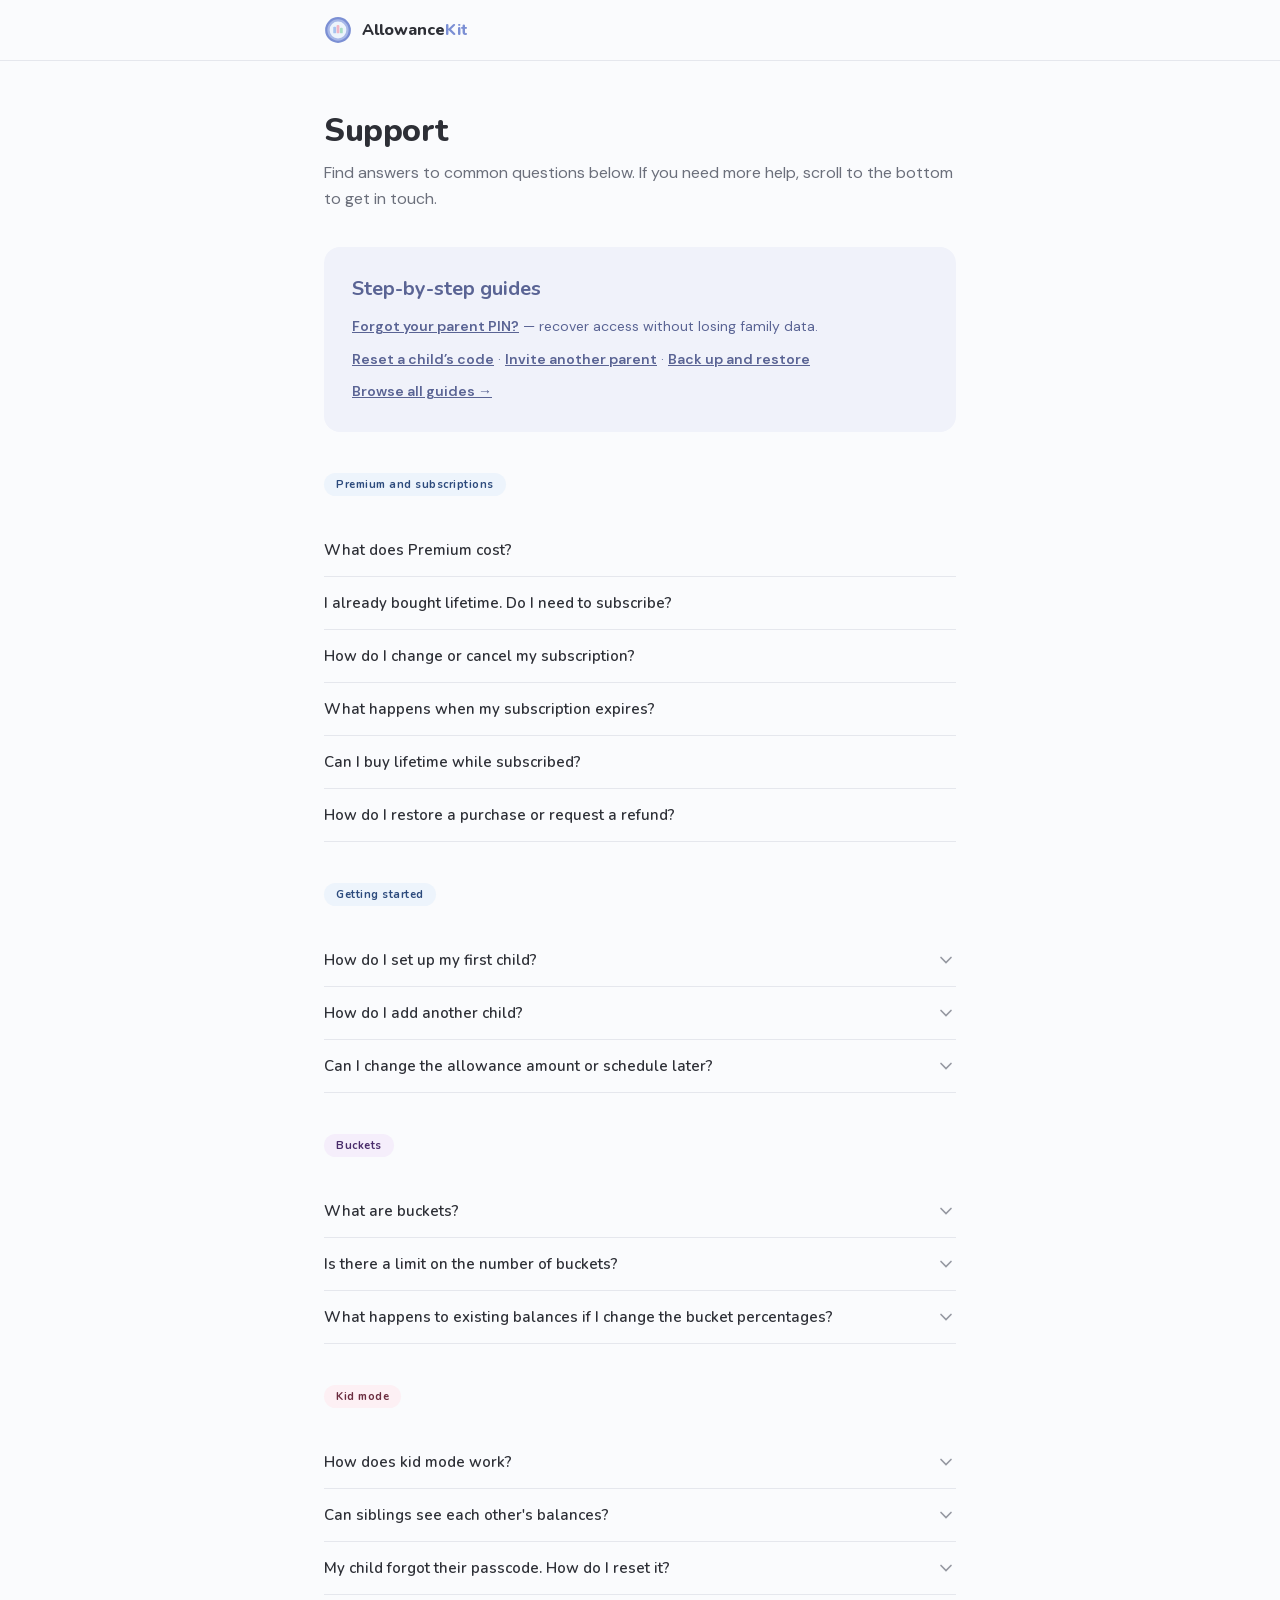
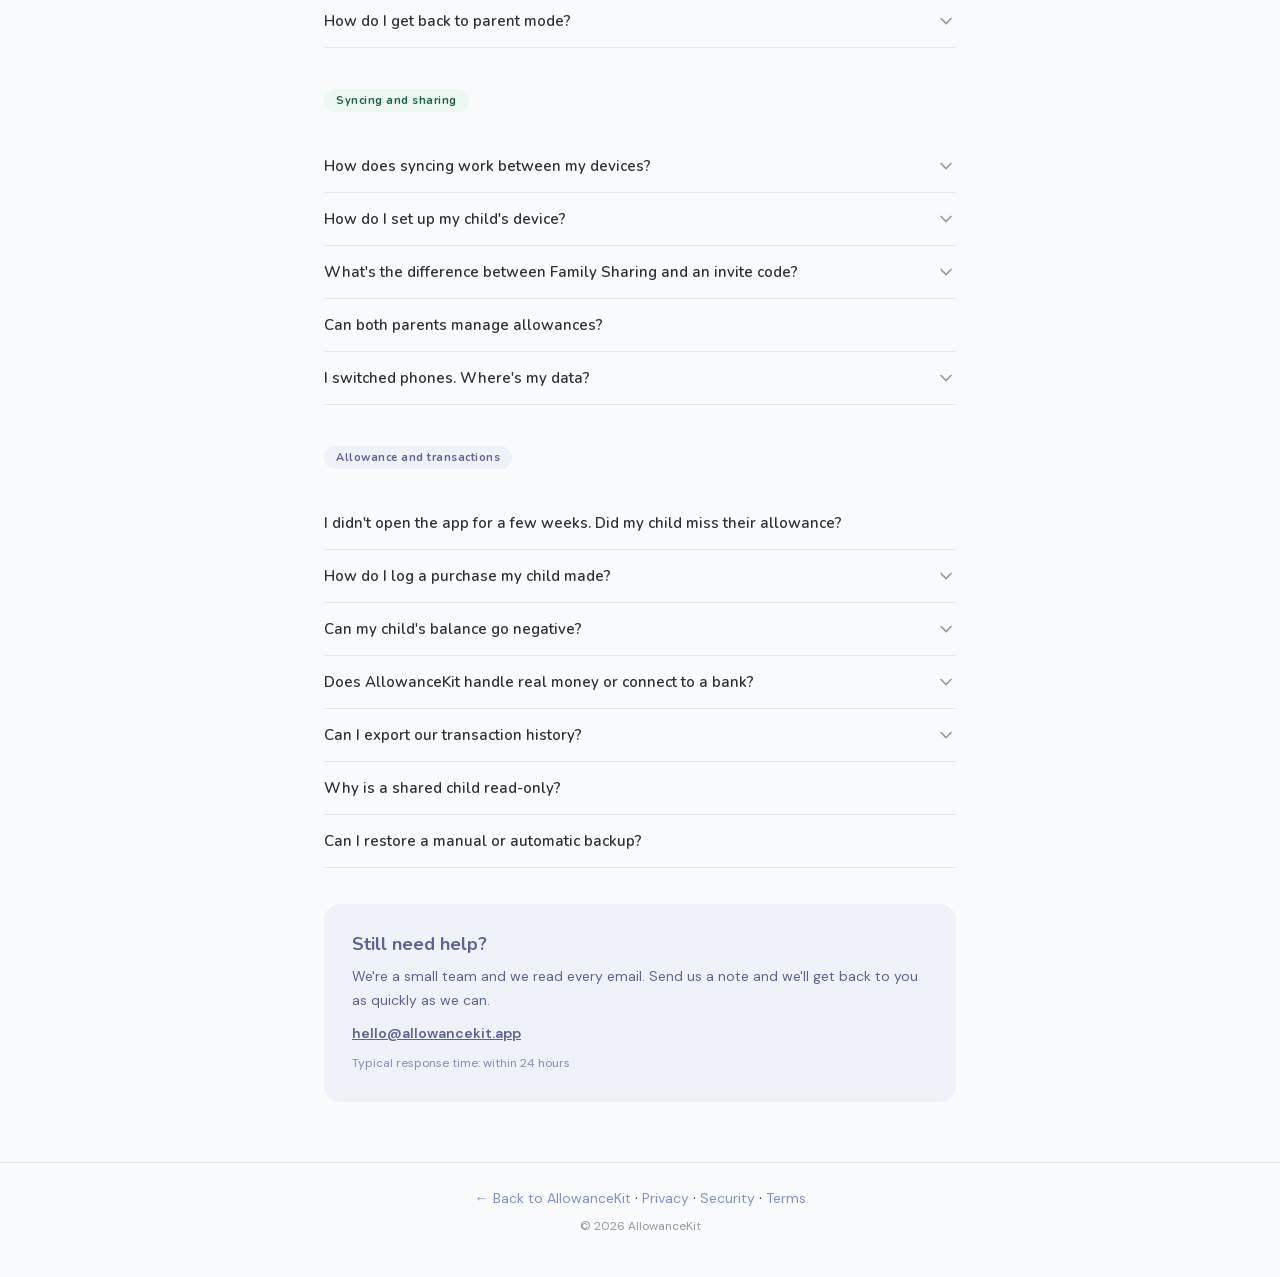
<file: support/index.html>
<!DOCTYPE html>
<html lang="en">
<head>
<meta charset="UTF-8">
<meta name="viewport" content="width=device-width, initial-scale=1.0">
<title>Support — AllowanceKit</title>
<meta name="description" content="Get help with AllowanceKit. Answers to common questions about setup, syncing, kid mode, buckets, and more.">
<meta name="robots" content="index, follow">
<link rel="canonical" href="https://allowancekit.app/support">
<meta property="og:type" content="website">
<meta property="og:url" content="https://allowancekit.app/support">
<meta property="og:title" content="Support — AllowanceKit">
<meta property="og:description" content="Get help with AllowanceKit. Answers to common questions about setup, syncing, kid mode, buckets, and more.">
<meta name="theme-color" content="#7B8FD4">
<link rel="icon" type="image/png" sizes="32x32" href="/images/favicon.png">
<link rel="apple-touch-icon" sizes="180x180" href="/images/apple-touch-icon.png">
<style>
@font-face { font-family: 'Nunito'; font-weight: 400; font-style: normal; font-display: swap; src: url('/fonts/nunito-400.woff2') format('woff2'); }
@font-face { font-family: 'Nunito'; font-weight: 600; font-style: normal; font-display: swap; src: url('/fonts/nunito-600.woff2') format('woff2'); }
@font-face { font-family: 'Nunito'; font-weight: 700; font-style: normal; font-display: swap; src: url('/fonts/nunito-700.woff2') format('woff2'); }
@font-face { font-family: 'Nunito'; font-weight: 800; font-style: normal; font-display: swap; src: url('/fonts/nunito-800.woff2') format('woff2'); }
@font-face { font-family: 'DM Sans'; font-weight: 400; font-style: normal; font-display: swap; src: url('/fonts/dmsans-400.woff2') format('woff2'); }
@font-face { font-family: 'DM Sans'; font-weight: 500; font-style: normal; font-display: swap; src: url('/fonts/dmsans-500.woff2') format('woff2'); }
@font-face { font-family: 'DM Sans'; font-weight: 600; font-style: normal; font-display: swap; src: url('/fonts/dmsans-600.woff2') format('woff2'); }
</style>
<style>
:root {
  --periwinkle: #7B8FD4;
  --periwinkle-dark: #5A6494;
  --periwinkle-tint: #F0F2FA;
  --sky: #A8C4F0;
  --sky-tint: #EDF4FC;
  --sky-dark: #2C4A7C;
  --lavender-tint: #F5EEFB;
  --lavender-dark: #4A2D6B;
  --rose-tint: #FDF0F4;
  --rose-dark: #6B2D3F;
  --mint: #A8DEC6;
  --mint-tint: #EDF8F2;
  --mint-dark: #1E5E3F;
  --text-primary: #2D2F36;
  --text-secondary: #6B6F7B;
  --text-tertiary: #9598A1;
  --surface: #FAFBFD;
  --border: #E5E7ED;
  --font-display: 'Nunito', sans-serif;
  --font-body: 'DM Sans', sans-serif;
}
* { margin: 0; padding: 0; box-sizing: border-box; }
body { font-family: var(--font-body); color: var(--text-primary); background: var(--surface); -webkit-font-smoothing: antialiased; }
.container { max-width: 680px; margin: 0 auto; padding: 0 24px; }
nav { border-bottom: 1px solid var(--border); padding: 16px 0; margin-bottom: 48px; }
nav .container { display: flex; align-items: center; gap: 10px; }
nav a { text-decoration: none; display: flex; align-items: center; gap: 10px; }
nav svg { width: 28px; height: 28px; }
nav span { font-family: var(--font-display); font-weight: 800; font-size: 16px; color: var(--text-primary); }
nav span em { font-style: normal; color: var(--periwinkle); }
h1 { font-family: var(--font-display); font-weight: 800; font-size: 32px; letter-spacing: -0.5px; margin-bottom: 8px; }
.subtitle { font-size: 16px; color: var(--text-secondary); margin-bottom: 36px; line-height: 1.6; }
h2 { font-family: var(--font-display); font-weight: 700; font-size: 20px; color: var(--periwinkle-dark); margin: 36px 0 16px; }
p { font-size: 15px; line-height: 1.75; color: var(--text-secondary); margin-bottom: 16px; }
strong { color: var(--text-primary); font-weight: 600; }
a { color: var(--periwinkle); }

.faq-item { border-bottom: 1px solid var(--border); }
.faq-item:last-child { border-bottom: none; }
.faq-q {
  display: flex; justify-content: space-between; align-items: center;
  padding: 16px 0; cursor: pointer; user-select: none;
  font-family: var(--font-display); font-weight: 600; font-size: 15px;
  color: var(--text-primary); gap: 12px;
}
.faq-q:hover { color: var(--periwinkle); }
.faq-chevron {
  width: 20px; height: 20px; flex-shrink: 0;
  transition: transform 0.25s;
  color: var(--text-tertiary);
}
.faq-item.open .faq-chevron { transform: rotate(180deg); }
.faq-a {
  max-height: 0; overflow: hidden;
  transition: max-height 0.3s ease, padding 0.3s ease;
}
.faq-item.open .faq-a { max-height: 400px; }
.faq-a-inner { padding: 0 0 16px; font-size: 14px; line-height: 1.75; color: var(--text-secondary); }
.faq-a-inner strong { color: var(--text-primary); }

.section-badge {
  display: inline-block; padding: 4px 12px; border-radius: 100px;
  font-family: var(--font-display); font-weight: 700; font-size: 11px;
  letter-spacing: 0.5px; margin-bottom: 12px;
}

.contact-card {
  background: var(--periwinkle-tint); border-radius: 16px;
  padding: 28px; margin: 36px 0;
}
.contact-card h3 {
  font-family: var(--font-display); font-weight: 700; font-size: 18px;
  color: var(--periwinkle-dark); margin-bottom: 8px;
}
.contact-card p { font-size: 14px; color: var(--periwinkle-dark); margin-bottom: 8px; }
.contact-card p:last-child { margin-bottom: 0; }
.contact-card a { color: var(--periwinkle-dark); font-weight: 600; }

.tip-box {
  border-radius: 12px; padding: 16px 20px; margin: 12px 0;
}
.tip-box p { margin: 0; font-size: 14px; }

footer { margin-top: 60px; padding: 24px 0; border-top: 1px solid var(--border); text-align: center; }
footer a { color: var(--periwinkle); text-decoration: none; font-size: 14px; }
footer p { font-size: 12px; color: var(--text-tertiary); margin-top: 8px; }
</style>
</head>
<body>
<nav>
  <div class="container">
    <a href="/">
      <svg viewBox="0 0 100 100" xmlns="http://www.w3.org/2000/svg">
        <circle cx="50" cy="50" r="46" fill="#7B8FD4"/>
        <circle cx="50" cy="50" r="38" fill="#A8B8E8"/>
        <circle cx="50" cy="50" r="30" fill="#EDF4FC"/>
        <rect x="33" y="38" width="10" height="24" rx="3.5" fill="#A8C4F0"/>
        <rect x="45" y="32" width="10" height="30" rx="3.5" fill="#F2B6C6"/>
        <rect x="57" y="42" width="10" height="20" rx="3.5" fill="#A8DEC6"/>
      </svg>
      <span>Allowance<em>Kit</em></span>
    </a>
  </div>
</nav>
<div class="container">
  <h1>Support</h1>
  <p class="subtitle">Find answers to common questions below. If you need more help, scroll to the bottom to get in touch.</p>

  <section aria-labelledby="guides-heading" class="contact-card">
    <h2 id="guides-heading" style="margin: 0 0 12px;">Step-by-step guides</h2>
    <p><a href="/guides/forgot-parent-pin/">Forgot your parent PIN?</a> &mdash; recover access without losing family data.</p>
    <p><a href="/guides/reset-child-code/">Reset a child’s code</a> &middot; <a href="/guides/invite-another-parent/">Invite another parent</a> &middot; <a href="/guides/back-up-and-restore/">Back up and restore</a></p>
    <p><a href="/guides/">Browse all guides &rarr;</a></p>
  </section>

  <h2 id="premium"><span class="section-badge" style="background: var(--sky-tint); color: var(--sky-dark);">Premium and subscriptions</span></h2>
  <details class="faq-item">
    <summary class="faq-q">What does Premium cost?</summary>
    <div class="faq-a-inner">Choose <strong>$0.99 USD per month</strong>, <strong>$7.99 USD per year</strong>, or <strong>$12.99 USD once for lifetime</strong>. All three unlock the same features: unlimited children and buckets, savings goals, child device locking, overspending and Family Sharing invites. Annual saves approximately 33% compared with 12 monthly payments. Local prices may vary; check the price shown in the app before purchasing. The free tier remains available for one child and up to three buckets.</div>
  </details>
  <details class="faq-item">
    <summary class="faq-q">I already bought lifetime. Do I need to subscribe?</summary>
    <div class="faq-a-inner"><strong>No.</strong> Your existing lifetime purchase keeps Premium unlocked with no subscription or additional purchase. If it is missing after reinstalling or changing devices, use <strong>Settings &gt; Restore Purchases</strong> with the Apple Account that made the purchase.</div>
  </details>
  <details class="faq-item">
    <summary class="faq-q">How do I change or cancel my subscription?</summary>
    <div class="faq-a-inner">Open <strong>Settings &gt; Manage Subscriptions</strong> in AllowanceKit, or <a href="https://apps.apple.com/account/subscriptions">manage subscriptions with Apple</a>. You can switch monthly/annual plans or cancel renewal there. Monthly and annual plans renew automatically unless cancelled at least 24 hours before the current period ends. Cancelling keeps Premium available until the paid period ends. Apple shows when a plan change takes effect.</div>
  </details>
  <details class="faq-item">
    <summary class="faq-q">What happens when my subscription expires?</summary>
    <div class="faq-a-inner">Without another valid Premium purchase, your <strong>first-created child</strong> stays editable. Additional children become read-only: you can view their balances, goals and history, but cannot add money, log spending, move money, edit their details or change transactions and goals. Their automatic allowances pause too. You can still create backups, export data and delete a child you own after confirmation. Renewing Premium or buying lifetime restores access, but <strong>allowances from paused periods are not added later</strong>. Existing lifetime owners keep Premium when a subscription expires.</div>
  </details>
  <details class="faq-item">
    <summary class="faq-q">Can I buy lifetime while subscribed?</summary>
    <div class="faq-a-inner">Yes. In Settings, open <strong>View Premium Plans</strong> and choose Lifetime. <strong>Buying lifetime does not cancel your subscription.</strong> Cancel renewal separately through Manage Subscriptions to avoid further subscription charges.</div>
  </details>
  <details class="faq-item">
    <summary class="faq-q">How do I restore a purchase or request a refund?</summary>
    <div class="faq-a-inner">Use <strong>Settings &gt; Restore Purchases</strong> while signed into the Apple Account used to buy Premium. This restores purchase access, not your allowance data. For refund requests, use <a href="https://reportaproblem.apple.com/">Apple's Report a Problem service</a>; Apple handles eligibility and processing. See our <a href="/terms">Terms of Use and billing information</a>.</div>
  </details>

  <h2><span class="section-badge" style="background: var(--sky-tint); color: var(--sky-dark);">Getting started</span></h2>
  <div class="faq-item">
    <div class="faq-q" onclick="this.parentElement.classList.toggle('open')">
      How do I set up my first child?
      <svg class="faq-chevron" viewBox="0 0 24 24" fill="none" stroke="currentColor" stroke-width="2" stroke-linecap="round"><path d="M6 9l6 6 6-6"/></svg>
    </div>
    <div class="faq-a"><div class="faq-a-inner">
      When you open AllowanceKit for the first time, the onboarding wizard guides you through it. Enter your child's name, pick a colour, set the allowance amount and schedule, then configure the bucket split. The whole process takes under 60 seconds. You can add more children later from the parent dashboard.
    </div></div>
  </div>
  <div class="faq-item">
    <div class="faq-q" onclick="this.parentElement.classList.toggle('open')">
      How do I add another child?
      <svg class="faq-chevron" viewBox="0 0 24 24" fill="none" stroke="currentColor" stroke-width="2" stroke-linecap="round"><path d="M6 9l6 6 6-6"/></svg>
    </div>
    <div class="faq-a"><div class="faq-a-inner">
      Tap <strong>"+ Add child"</strong> on the parent dashboard (top right on iPhone, bottom of the sidebar on iPad). You'll go through the same quick setup flow: name, colour, allowance, buckets. <strong>Note:</strong> The free tier supports 1 child. Adding more children requires Premium, available monthly, annually or as a lifetime purchase.
    </div></div>
  </div>
  <div class="faq-item">
    <div class="faq-q" onclick="this.parentElement.classList.toggle('open')">
      Can I change the allowance amount or schedule later?
      <svg class="faq-chevron" viewBox="0 0 24 24" fill="none" stroke="currentColor" stroke-width="2" stroke-linecap="round"><path d="M6 9l6 6 6-6"/></svg>
    </div>
    <div class="faq-a"><div class="faq-a-inner">
      Yes. Tap on a child's card to open their detail view, then tap the edit button to change their allowance amount, frequency, or deposit day. Changes take effect from the next scheduled deposit.
    </div></div>
  </div>

  <h2><span class="section-badge" style="background: var(--lavender-tint); color: var(--lavender-dark);">Buckets</span></h2>
  <div class="faq-item">
    <div class="faq-q" onclick="this.parentElement.classList.toggle('open')">
      What are buckets?
      <svg class="faq-chevron" viewBox="0 0 24 24" fill="none" stroke="currentColor" stroke-width="2" stroke-linecap="round"><path d="M6 9l6 6 6-6"/></svg>
    </div>
    <div class="faq-a"><div class="faq-a-inner">
      Buckets divide your child's allowance into separate categories. The defaults are <strong>Save</strong>, <strong>Spend</strong>, and <strong>Give</strong>, but you can rename them, add new ones, or remove them. Each bucket has its own balance, and every allowance deposit is automatically split across buckets according to the percentages you set.
    </div></div>
  </div>
  <div class="faq-item">
    <div class="faq-q" onclick="this.parentElement.classList.toggle('open')">
      Is there a limit on the number of buckets?
      <svg class="faq-chevron" viewBox="0 0 24 24" fill="none" stroke="currentColor" stroke-width="2" stroke-linecap="round"><path d="M6 9l6 6 6-6"/></svg>
    </div>
    <div class="faq-a"><div class="faq-a-inner">
      The free tier supports up to 3 buckets per child. Premium users can create unlimited buckets. Some families use just Save and Spend. Others add Holiday, College, Charity, or anything else. The percentages must add up to 100%.
    </div></div>
  </div>
  <div class="faq-item">
    <div class="faq-q" onclick="this.parentElement.classList.toggle('open')">
      What happens to existing balances if I change the bucket percentages?
      <svg class="faq-chevron" viewBox="0 0 24 24" fill="none" stroke="currentColor" stroke-width="2" stroke-linecap="round"><path d="M6 9l6 6 6-6"/></svg>
    </div>
    <div class="faq-a"><div class="faq-a-inner">
      Existing balances stay as they are. The new percentages only apply to future allowance deposits. We don't retroactively redistribute money between buckets.
    </div></div>
  </div>

  <h2><span class="section-badge" style="background: var(--rose-tint); color: var(--rose-dark);">Kid mode</span></h2>
  <div class="faq-item">
    <div class="faq-q" onclick="this.parentElement.classList.toggle('open')">
      How does kid mode work?
      <svg class="faq-chevron" viewBox="0 0 24 24" fill="none" stroke="currentColor" stroke-width="2" stroke-linecap="round"><path d="M6 9l6 6 6-6"/></svg>
    </div>
    <div class="faq-a"><div class="faq-a-inner">
      Kid mode is a simplified, read-only view where children can see their balances and transaction history but can't edit anything. There are two ways to use it:
      <br><br>
      <strong>On a shared device:</strong> Tap "Kid Mode" on the parent dashboard. A picker shows all children's names (without balances). Each child taps their name, enters their passcode if one is set, and sees their own view.
      <br><br>
      <strong>On the child's own device:</strong> Go to Settings &gt; Child Codes &gt; [Child's name] &gt; Generate invite code. Give this code to your child. When they enter it on their device, the app locks to their view permanently. No picker, no passcode needed.
    </div></div>
  </div>
  <div class="faq-item">
    <div class="faq-q" onclick="this.parentElement.classList.toggle('open')">
      Can siblings see each other's balances?
      <svg class="faq-chevron" viewBox="0 0 24 24" fill="none" stroke="currentColor" stroke-width="2" stroke-linecap="round"><path d="M6 9l6 6 6-6"/></svg>
    </div>
    <div class="faq-a"><div class="faq-a-inner">
      On shared devices, balances are hidden on the picker screen. If you set a 4-digit passcode for each child (in Settings), they'll need to enter it to see their own balance. On separate devices, each child only has access to their own data. Siblings can't see each other's information at all.
    </div></div>
  </div>
  <div class="faq-item">
    <div class="faq-q" onclick="this.parentElement.classList.toggle('open')">
      My child forgot their passcode. How do I reset it?
      <svg class="faq-chevron" viewBox="0 0 24 24" fill="none" stroke="currentColor" stroke-width="2" stroke-linecap="round"><path d="M6 9l6 6 6-6"/></svg>
    </div>
    <div class="faq-a"><div class="faq-a-inner">
      On the passcode screen, tap <strong>"Forgot code? Ask a parent."</strong> This prompts for the parent PIN, which bypasses the child's code. Return to parent mode, then change or remove their code in Settings &gt; Child Codes. <a href="/guides/reset-child-code/">Follow the step-by-step guide</a>.
    </div></div>
  </div>
  <div class="faq-item" id="parent-mode">
    <div class="faq-q" onclick="this.parentElement.classList.toggle('open')">
      How do I get back to parent mode?
      <svg class="faq-chevron" viewBox="0 0 24 24" fill="none" stroke="currentColor" stroke-width="2" stroke-linecap="round"><path d="M6 9l6 6 6-6"/></svg>
    </div>
    <div class="faq-a"><div class="faq-a-inner">
      <strong>Kid mode on your phone or family tablet:</strong> tap the lock button (or <strong>Parent mode (requires PIN)</strong> on the child picker) and enter your parent PIN. If you forgot it, follow the <a href="/guides/forgot-parent-pin/">PIN recovery guide</a>.<br><br>
      <strong>A device configured as your child’s own:</strong> tap the version number five times on that device and share its unlock request with your parent device. On the parent device, open <strong>Settings &gt; Approve Child Device Unlock</strong>, paste the request, tap <strong>Approve Unlock</strong> and authenticate. Tap <strong>Check Approval</strong> on the child’s device within five minutes.
    </div></div>
  </div>

  <h2><span class="section-badge" style="background: var(--mint-tint); color: var(--mint-dark);">Syncing and sharing</span></h2>
  <div class="faq-item">
    <div class="faq-q" onclick="this.parentElement.classList.toggle('open')">
      How does syncing work between my devices?
      <svg class="faq-chevron" viewBox="0 0 24 24" fill="none" stroke="currentColor" stroke-width="2" stroke-linecap="round"><path d="M6 9l6 6 6-6"/></svg>
    </div>
    <div class="faq-a"><div class="faq-a-inner">
      If you're signed into the same iCloud account on multiple devices (e.g. your iPhone and iPad), AllowanceKit syncs automatically via iCloud. Changes you make on one device appear on the other within seconds. No setup needed.
    </div></div>
  </div>
  <div class="faq-item">
    <div class="faq-q" onclick="this.parentElement.classList.toggle('open')">
      How do I set up my child's device?
      <svg class="faq-chevron" viewBox="0 0 24 24" fill="none" stroke="currentColor" stroke-width="2" stroke-linecap="round"><path d="M6 9l6 6 6-6"/></svg>
    </div>
    <div class="faq-a"><div class="faq-a-inner">
      There are two ways, depending on whose Apple&nbsp;ID the child's device is signed into.<br><br>
      <strong>The device has its own Apple&nbsp;ID</strong> (your child's own account): use Family Sharing. Go to <strong>Settings &gt; Family Sharing</strong>, tap your child, choose <strong>View only</strong>, and enter the email or phone number of your child's iCloud account &mdash; a QR code appears. Your child scans it with their Camera app, taps <strong>"This is [name]'s device"</strong>, and their device locks to their own view &mdash; they can see their money and history, but iCloud itself stops them changing anything.<br><br>
      <strong>The device shares your Apple&nbsp;ID</strong> (a family iPad, or a hand-me-down phone on your account): the data is already synced there, so use an invite code instead. Go to <strong>Settings &gt; Child Codes &gt; [Child's name] &gt; Generate invite code</strong> and enter it on their device.<br><br>
      Both paths end in the same kid view. Setting up a child's device is a Premium feature either way.
    </div></div>
  </div>
  <div class="faq-item">
    <div class="faq-q" onclick="this.parentElement.classList.toggle('open')">
      What's the difference between Family Sharing and an invite code?
      <svg class="faq-chevron" viewBox="0 0 24 24" fill="none" stroke="currentColor" stroke-width="2" stroke-linecap="round"><path d="M6 9l6 6 6-6"/></svg>
    </div>
    <div class="faq-a"><div class="faq-a-inner">
      It comes down to one question: <strong>whose iCloud account is the other device signed into?</strong><br><br>
      <strong>Same account as you</strong> &rarr; the data is already on the device, so an <strong>invite code</strong> just locks it into your child's view.<br><br>
      <strong>Their own account</strong> &rarr; nothing is on the device yet, so a <strong>Family Sharing invite</strong> (QR code or link) securely shares it there. This works for a child's own Apple&nbsp;ID (view only) and for the other parent (full access). Whatever you share stays in your iCloud and can be un-shared by you at any time.<br><br>
      Rule of thumb: same Apple&nbsp;ID &rarr; invite code. Their own Apple&nbsp;ID &rarr; Family Sharing.
    </div></div>
  </div>
  <details class="faq-item">
    <summary class="faq-q">Can both parents manage allowances?</summary>
    <div class="faq-a-inner">Yes &mdash; each parent uses their own iCloud account. Go to <strong>Settings &gt; Family Sharing</strong>, tap a child, choose <strong>Full access</strong>, enter their iCloud email or phone number, and have them scan the QR code (or send them an invite link). They can add money, log spending and edit eligible children, with changes syncing both ways. Invite them once per child. The inviting parent needs Premium; <strong>accepting is free</strong>. Shared editing follows the owning parent's plan and first-created child, not the invited parent's purchase or child order. When the owner's Premium expires, additional children become read-only for both parents. Automatic allowances are processed only on the owner's devices. (Two parents sharing one iCloud account also still works &mdash; that's just ordinary sync.)</div>
  </details>
  <div class="faq-item">
    <div class="faq-q" onclick="this.parentElement.classList.toggle('open')">
      I switched phones. Where's my data?
      <svg class="faq-chevron" viewBox="0 0 24 24" fill="none" stroke="currentColor" stroke-width="2" stroke-linecap="round"><path d="M6 9l6 6 6-6"/></svg>
    </div>
    <div class="faq-a"><div class="faq-a-inner">
      As long as you're signed into the same iCloud account, your data will sync to your new device automatically when you install AllowanceKit. Nothing is lost.
    </div></div>
  </div>

  <h2><span class="section-badge" style="background: var(--periwinkle-tint); color: var(--periwinkle-dark);">Allowance and transactions</span></h2>
  <details class="faq-item">
    <summary class="faq-q">I didn't open the app for a few weeks. Did my child miss their allowance?</summary>
    <div class="faq-a-inner">No. When the owning parent opens AllowanceKit, <strong>smart catch-up</strong> adds eligible missed deposits with their scheduled dates. On the free plan, only the first-created owned child receives automatic allowances. Deposits paused for additional children during a Premium lapse are skipped, even after renewal or a lifetime purchase. Opening the app on an invited parent's device does not process automatic allowances.</div>
  </details>
  <div class="faq-item">
    <div class="faq-q" onclick="this.parentElement.classList.toggle('open')">
      How do I log a purchase my child made?
      <svg class="faq-chevron" viewBox="0 0 24 24" fill="none" stroke="currentColor" stroke-width="2" stroke-linecap="round"><path d="M6 9l6 6 6-6"/></svg>
    </div>
    <div class="faq-a"><div class="faq-a-inner">
      Tap the <strong>+</strong> button on the child's detail view, switch to "Log spend," enter the amount, choose which bucket to deduct from, and optionally add a note (e.g. "Lego set"). The balance updates instantly.
    </div></div>
  </div>
  <div class="faq-item">
    <div class="faq-q" onclick="this.parentElement.classList.toggle('open')">
      Can my child's balance go negative?
      <svg class="faq-chevron" viewBox="0 0 24 24" fill="none" stroke="currentColor" stroke-width="2" stroke-linecap="round"><path d="M6 9l6 6 6-6"/></svg>
    </div>
    <div class="faq-a"><div class="faq-a-inner">
      By default, no. The app will prevent a spend that exceeds the bucket balance. If your family wants to allow borrowing against future allowances, you can enable negative balances in Settings. <strong>Note:</strong> Negative balances is a Premium feature.
    </div></div>
  </div>
  <div class="faq-item">
    <div class="faq-q" onclick="this.parentElement.classList.toggle('open')">
      Does AllowanceKit handle real money or connect to a bank?
      <svg class="faq-chevron" viewBox="0 0 24 24" fill="none" stroke="currentColor" stroke-width="2" stroke-linecap="round"><path d="M6 9l6 6 6-6"/></svg>
    </div>
    <div class="faq-a"><div class="faq-a-inner">
      No. AllowanceKit is a <strong>tracking tool</strong>, not a bank or payment service. It keeps a virtual ledger of how much your child has earned and spent. The actual money stays with you (in cash, a bank account, or however your family handles it).
    </div></div>
  </div>
  <div class="faq-item">
    <div class="faq-q" onclick="this.parentElement.classList.toggle('open')">
      Can I export our transaction history?
      <svg class="faq-chevron" viewBox="0 0 24 24" fill="none" stroke="currentColor" stroke-width="2" stroke-linecap="round"><path d="M6 9l6 6 6-6"/></svg>
    </div>
    <div class="faq-a"><div class="faq-a-inner">
      Yes. Go to <strong>Settings &gt; Export Transactions (CSV)</strong> to save your family's full history as a spreadsheet that opens in Numbers or Excel, or <strong>Settings &gt; Export Data Backup</strong> for a complete backup file. You choose where each file is saved using the standard Files sheet. Exports are created entirely on your device and are free for everyone. <strong>Note:</strong> exports never include your parent PIN or child passcodes.
    </div></div>
  </div>

  <details class="faq-item">
    <summary class="faq-q">Why is a shared child read-only?</summary>
    <div class="faq-a-inner">Editing needs both Full access sharing permission and eligibility under the owning parent's plan. If the child's access status has not arrived yet, ask that parent to open the latest AllowanceKit and let iCloud sync on both devices. After the owner's Premium expires, additional children stay read-only until they renew or buy lifetime and the update syncs. A received subscription expiry also applies offline. You do not need a separate subscription to edit an eligible shared child. Everyone who edits the family should update the app.</div>
  </details>
  <details class="faq-item">
    <summary class="faq-q">Can I restore a manual or automatic backup?</summary>
    <div class="faq-a-inner">Yes. Use <strong>Settings &gt; Import Data Backup</strong> for a manual file, or choose a saved backup under <strong>Settings &gt; Automatic Backups</strong>. Restoring replaces your owned family's current data with the saved snapshot, including children, buckets, transactions, goals and earned stickers. Incoming shared children are left untouched. Review the confirmation before continuing. <strong>Restoring a backup with more than one owned child requires Premium</strong>; a single-child backup can be restored on the free plan. Backup creation and export remain free.</div>
  </details>

  <div class="contact-card">
    <h3>Still need help?</h3>
    <p>We're a small team and we read every email. Send us a note and we'll get back to you as quickly as we can.</p>
    <p><a href="mailto:hello&#64;allowancekit.app">hello&#64;allowancekit.app</a></p>
    <p style="font-size: 12px; color: var(--periwinkle-dark); opacity: 0.7; margin-top: 8px;">Typical response time: within 24 hours</p>
  </div>

</div>
<footer>
  <a href="/">&larr; Back to AllowanceKit</a> &middot; <a href="/privacy">Privacy</a> &middot; <a href="/security">Security</a> &middot; <a href="/terms">Terms</a>
  <p>&copy; 2026 AllowanceKit</p>
</footer>

<script>
document.querySelectorAll('.faq-item:not(details)').forEach(item => {
  item.querySelector('.faq-q').addEventListener('keydown', e => {
    if (e.key === 'Enter' || e.key === ' ') { e.preventDefault(); item.classList.toggle('open'); }
  });
  item.querySelector('.faq-q').setAttribute('tabindex', '0');
  item.querySelector('.faq-q').setAttribute('role', 'button');
  item.querySelector('.faq-q').setAttribute('aria-expanded', 'false');
  const observer = new MutationObserver(() => {
    item.querySelector('.faq-q').setAttribute('aria-expanded', item.classList.contains('open'));
  });
  observer.observe(item, { attributes: true, attributeFilter: ['class'] });
});
</script>
</body>
</html>
</file>
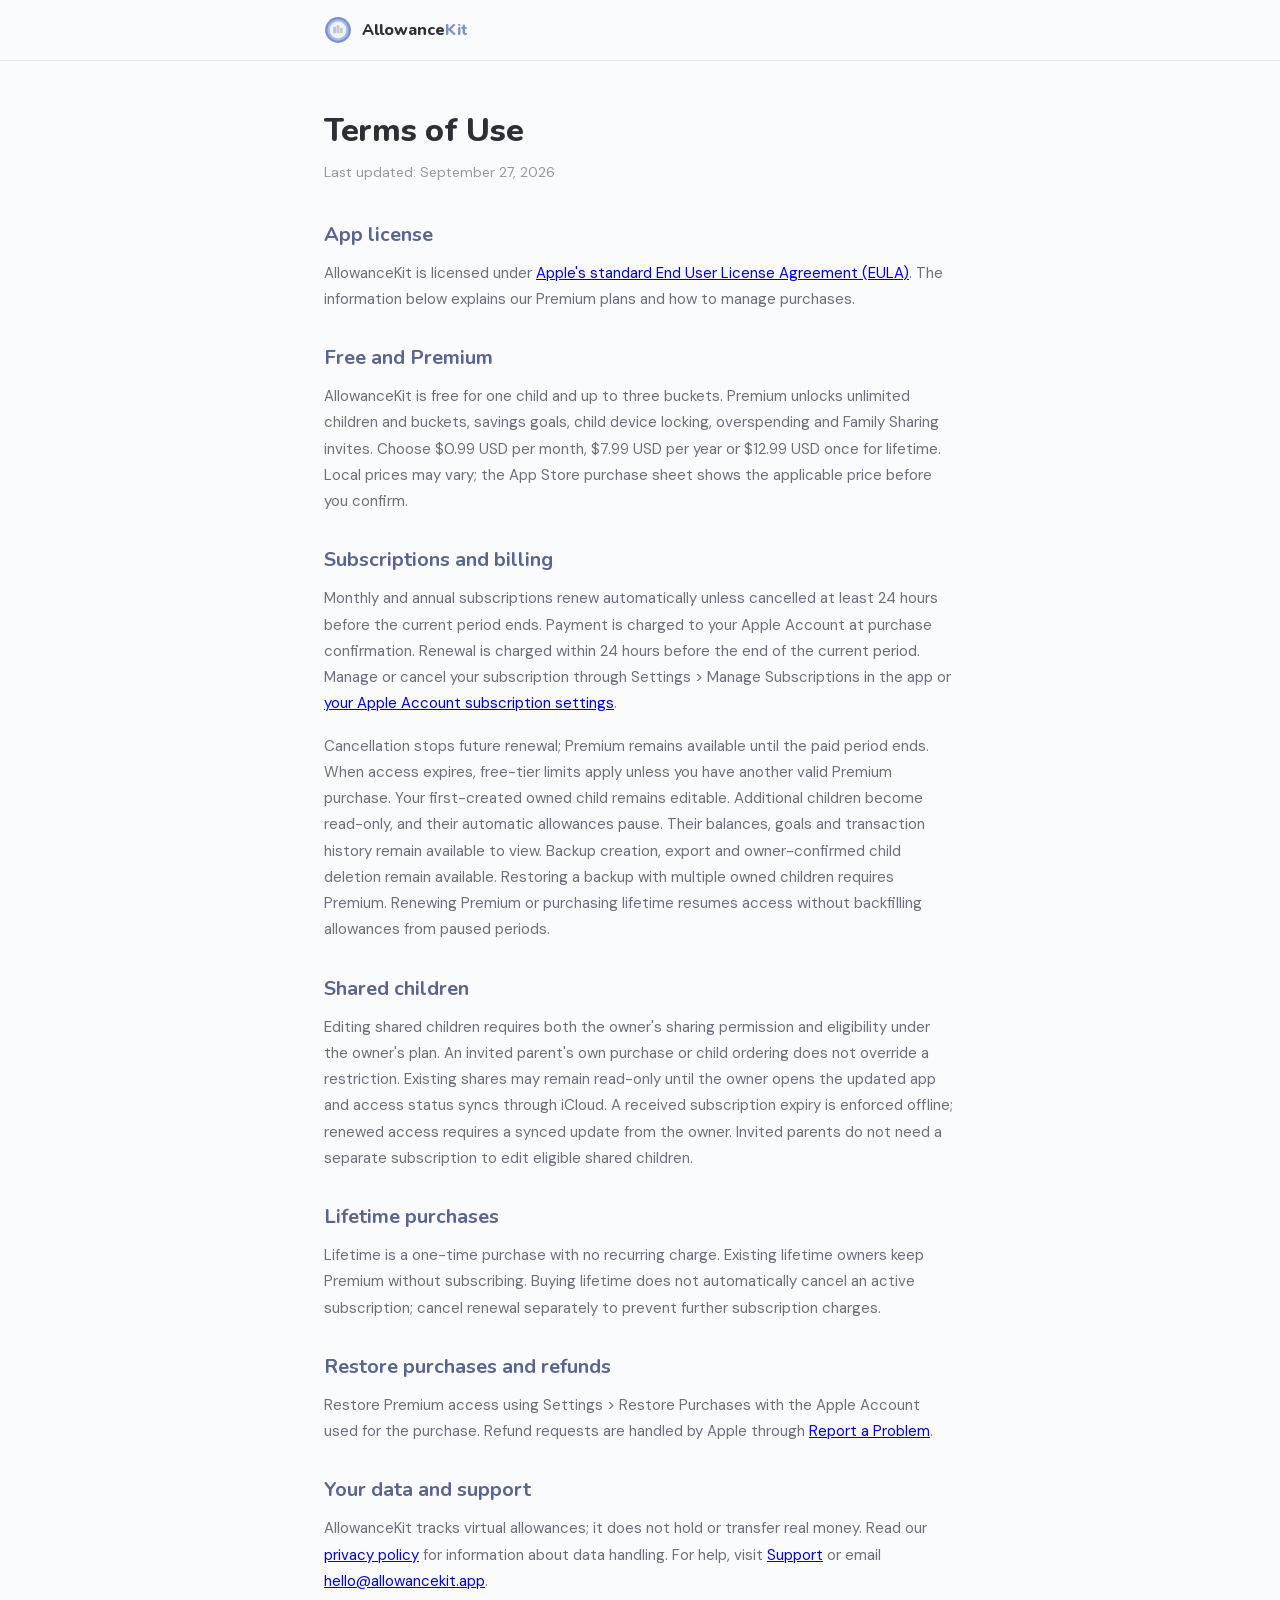
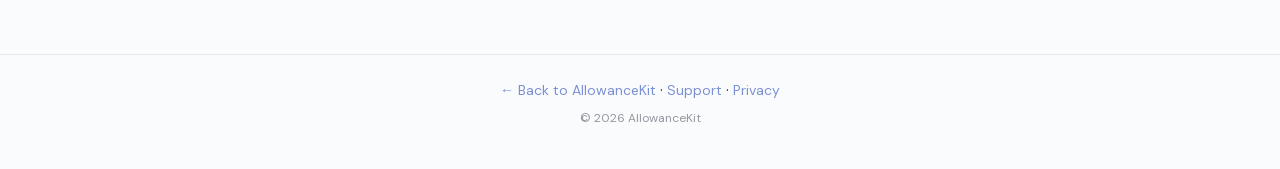
<file: terms/index.html>
<!DOCTYPE html>
<html lang="en">
<head>
<meta charset="UTF-8">
<meta name="viewport" content="width=device-width, initial-scale=1.0">
<title>Terms of Use — AllowanceKit</title>
<meta name="description" content="AllowanceKit terms of use, Premium plans, subscription billing, purchase restoration and cancellation information.">
<meta name="robots" content="index, follow">
<link rel="canonical" href="https://allowancekit.app/terms">
<meta property="og:type" content="website">
<meta property="og:url" content="https://allowancekit.app/terms">
<meta property="og:title" content="Terms of Use — AllowanceKit">
<meta property="og:description" content="AllowanceKit terms of use, Premium plans, subscription billing, purchase restoration and cancellation information.">
<meta name="theme-color" content="#7B8FD4">
<link rel="icon" type="image/png" sizes="32x32" href="/images/favicon.png">
<link rel="apple-touch-icon" sizes="180x180" href="/images/apple-touch-icon.png">
<style>
@font-face { font-family: 'Nunito'; font-weight: 400; font-style: normal; font-display: swap; src: url('/fonts/nunito-400.woff2') format('woff2'); }
@font-face { font-family: 'Nunito'; font-weight: 600; font-style: normal; font-display: swap; src: url('/fonts/nunito-600.woff2') format('woff2'); }
@font-face { font-family: 'Nunito'; font-weight: 700; font-style: normal; font-display: swap; src: url('/fonts/nunito-700.woff2') format('woff2'); }
@font-face { font-family: 'Nunito'; font-weight: 800; font-style: normal; font-display: swap; src: url('/fonts/nunito-800.woff2') format('woff2'); }
@font-face { font-family: 'DM Sans'; font-weight: 400; font-style: normal; font-display: swap; src: url('/fonts/dmsans-400.woff2') format('woff2'); }
@font-face { font-family: 'DM Sans'; font-weight: 500; font-style: normal; font-display: swap; src: url('/fonts/dmsans-500.woff2') format('woff2'); }
@font-face { font-family: 'DM Sans'; font-weight: 600; font-style: normal; font-display: swap; src: url('/fonts/dmsans-600.woff2') format('woff2'); }
</style>
<style>
:root {
  --periwinkle: #7B8FD4;
  --periwinkle-dark: #5A6494;
  --periwinkle-tint: #F0F2FA;
  --text-primary: #2D2F36;
  --text-secondary: #6B6F7B;
  --text-tertiary: #9598A1;
  --surface: #FAFBFD;
  --border: #E5E7ED;
  --font-display: 'Nunito', sans-serif;
  --font-body: 'DM Sans', sans-serif;
}
* { margin: 0; padding: 0; box-sizing: border-box; }
body { font-family: var(--font-body); color: var(--text-primary); background: var(--surface); -webkit-font-smoothing: antialiased; }
.container { max-width: 680px; margin: 0 auto; padding: 0 24px; }
nav { border-bottom: 1px solid var(--border); padding: 16px 0; margin-bottom: 48px; }
nav .container { display: flex; align-items: center; gap: 10px; }
nav a { text-decoration: none; display: flex; align-items: center; gap: 10px; }
nav svg { width: 28px; height: 28px; }
nav span { font-family: var(--font-display); font-weight: 800; font-size: 16px; color: var(--text-primary); }
nav span em { font-style: normal; color: var(--periwinkle); }
h1 { font-family: var(--font-display); font-weight: 800; font-size: 32px; letter-spacing: -0.5px; margin-bottom: 8px; }
.updated { font-size: 14px; color: var(--text-tertiary); margin-bottom: 36px; }
h2 { font-family: var(--font-display); font-weight: 700; font-size: 20px; color: var(--periwinkle-dark); margin: 32px 0 12px; }
p { font-size: 15px; line-height: 1.75; color: var(--text-secondary); margin-bottom: 16px; }
strong { color: var(--text-primary); font-weight: 600; }
.highlight { background: var(--periwinkle-tint); border-radius: 12px; padding: 20px 24px; margin: 24px 0; border-left: 4px solid var(--periwinkle); border-radius: 0; }
.highlight p { margin: 0; color: var(--periwinkle-dark); font-weight: 500; }
footer { margin-top: 60px; padding: 24px 0; border-top: 1px solid var(--border); text-align: center; }
footer a { color: var(--periwinkle); text-decoration: none; font-size: 14px; }
footer p { font-size: 12px; color: var(--text-tertiary); margin-top: 8px; }
</style>
</head>
<body>
<nav>
  <div class="container">
    <a href="/">
      <svg viewBox="0 0 100 100" xmlns="http://www.w3.org/2000/svg">
        <circle cx="50" cy="50" r="46" fill="#7B8FD4"/>
        <circle cx="50" cy="50" r="38" fill="#A8B8E8"/>
        <circle cx="50" cy="50" r="30" fill="#EDF4FC"/>
        <rect x="33" y="38" width="10" height="24" rx="3.5" fill="#A8C4F0"/>
        <rect x="45" y="32" width="10" height="30" rx="3.5" fill="#F2B6C6"/>
        <rect x="57" y="42" width="10" height="20" rx="3.5" fill="#A8DEC6"/>
      </svg>
      <span>Allowance<em>Kit</em></span>
    </a>
  </div>
</nav>
<div class="container">
  <h1>Terms of Use</h1>
  <p class="updated">Last updated: September 27, 2026</p>
  <h2>App license</h2>
  <p>AllowanceKit is licensed under <a href="https://www.apple.com/legal/internet-services/itunes/dev/stdeula/">Apple's standard End User License Agreement (EULA)</a>. The information below explains our Premium plans and how to manage purchases.</p>
  <h2>Free and Premium</h2>
  <p>AllowanceKit is free for one child and up to three buckets. Premium unlocks unlimited children and buckets, savings goals, child device locking, overspending and Family Sharing invites. Choose $0.99 USD per month, $7.99 USD per year or $12.99 USD once for lifetime. Local prices may vary; the App Store purchase sheet shows the applicable price before you confirm.</p>
  <h2>Subscriptions and billing</h2>
  <p>Monthly and annual subscriptions renew automatically unless cancelled at least 24 hours before the current period ends. Payment is charged to your Apple Account at purchase confirmation. Renewal is charged within 24 hours before the end of the current period. Manage or cancel your subscription through Settings &gt; Manage Subscriptions in the app or <a href="https://apps.apple.com/account/subscriptions">your Apple Account subscription settings</a>.</p>
  <p>Cancellation stops future renewal; Premium remains available until the paid period ends. When access expires, free-tier limits apply unless you have another valid Premium purchase. Your first-created owned child remains editable. Additional children become read-only, and their automatic allowances pause. Their balances, goals and transaction history remain available to view. Backup creation, export and owner-confirmed child deletion remain available. Restoring a backup with multiple owned children requires Premium. Renewing Premium or purchasing lifetime resumes access without backfilling allowances from paused periods.</p>
  <h2>Shared children</h2>
  <p>Editing shared children requires both the owner's sharing permission and eligibility under the owner's plan. An invited parent's own purchase or child ordering does not override a restriction. Existing shares may remain read-only until the owner opens the updated app and access status syncs through iCloud. A received subscription expiry is enforced offline; renewed access requires a synced update from the owner. Invited parents do not need a separate subscription to edit eligible shared children.</p>
  <h2>Lifetime purchases</h2>
  <p>Lifetime is a one-time purchase with no recurring charge. Existing lifetime owners keep Premium without subscribing. Buying lifetime does not automatically cancel an active subscription; cancel renewal separately to prevent further subscription charges.</p>
  <h2>Restore purchases and refunds</h2>
  <p>Restore Premium access using Settings &gt; Restore Purchases with the Apple Account used for the purchase. Refund requests are handled by Apple through <a href="https://reportaproblem.apple.com/">Report a Problem</a>.</p>
  <h2>Your data and support</h2>
  <p>AllowanceKit tracks virtual allowances; it does not hold or transfer real money. Read our <a href="/privacy">privacy policy</a> for information about data handling. For help, visit <a href="/support">Support</a> or email <a href="mailto:hello&#64;allowancekit.app">hello&#64;allowancekit.app</a>.</p>
</div>
<footer>
  <a href="/">&larr; Back to AllowanceKit</a> &middot; <a href="/support">Support</a> &middot; <a href="/privacy">Privacy</a>
  <p>&copy; 2026 AllowanceKit</p>
</footer>
</body>
</html>
</file>
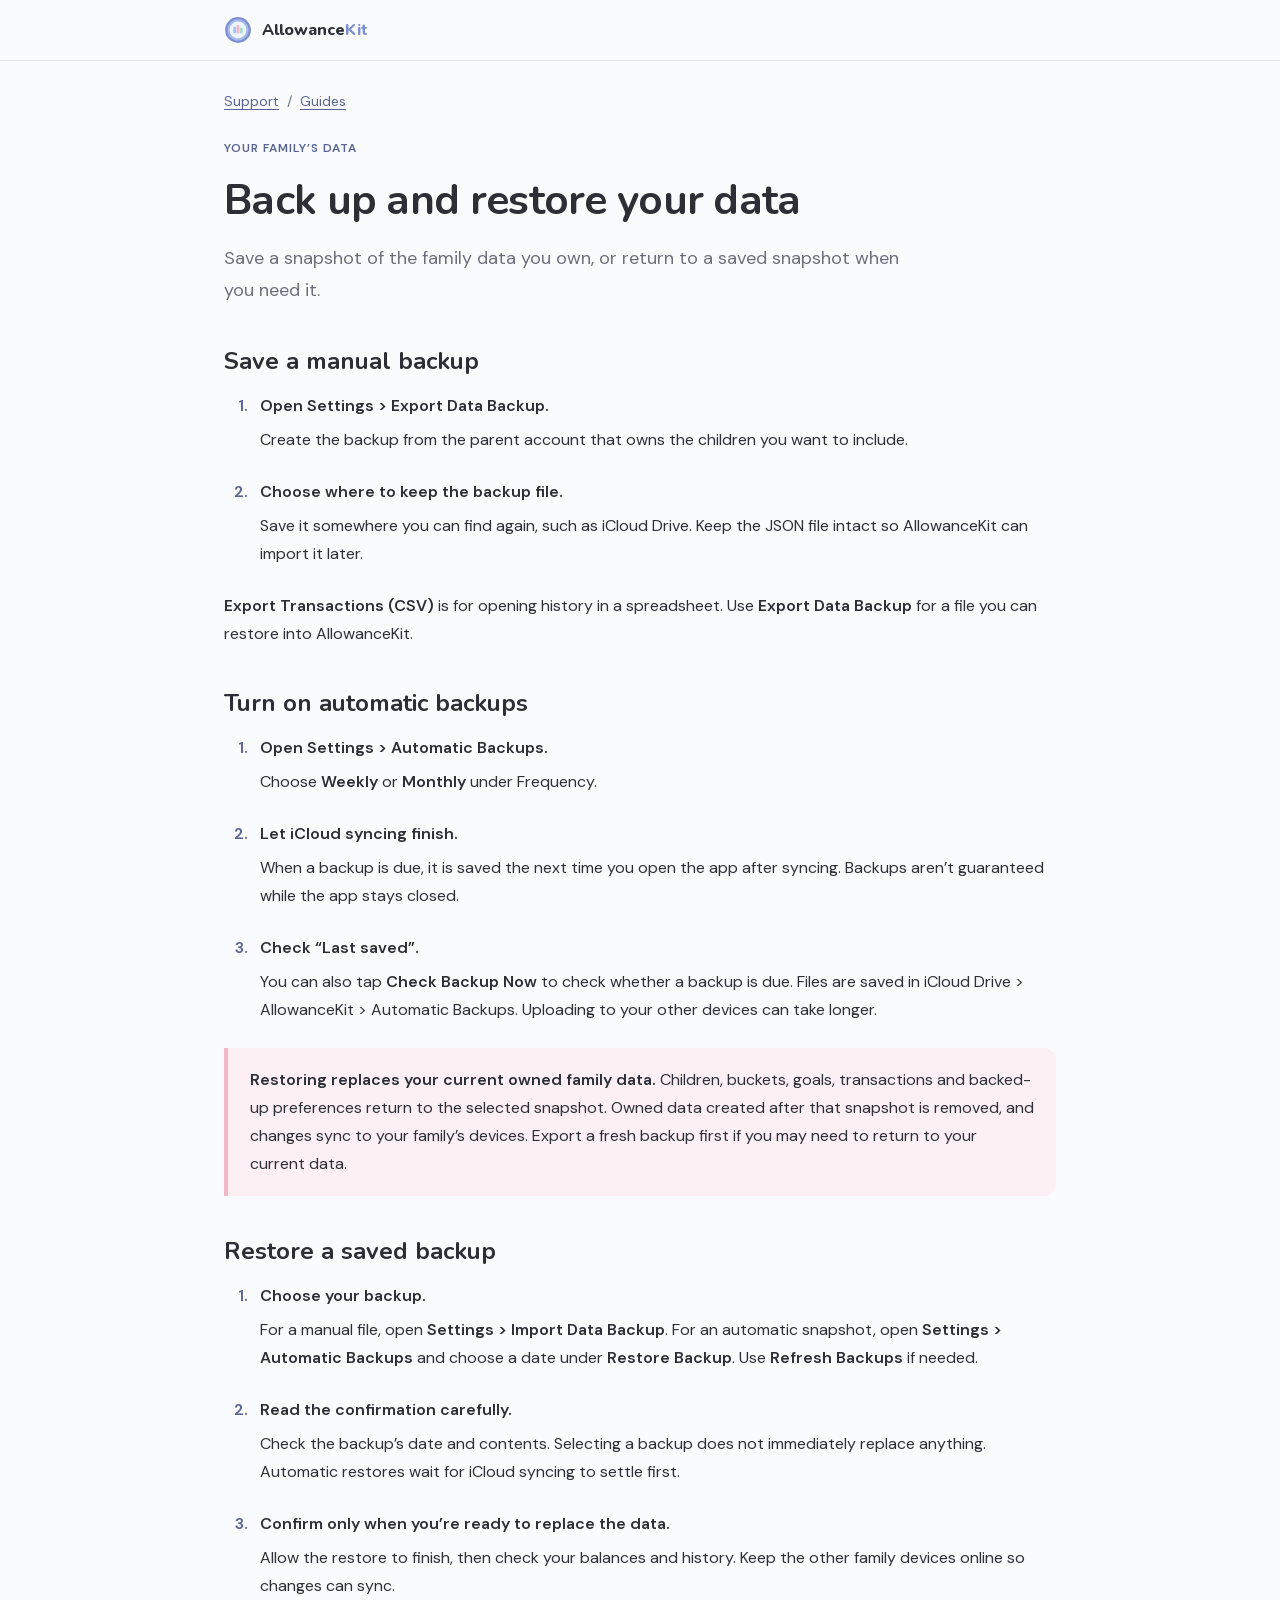
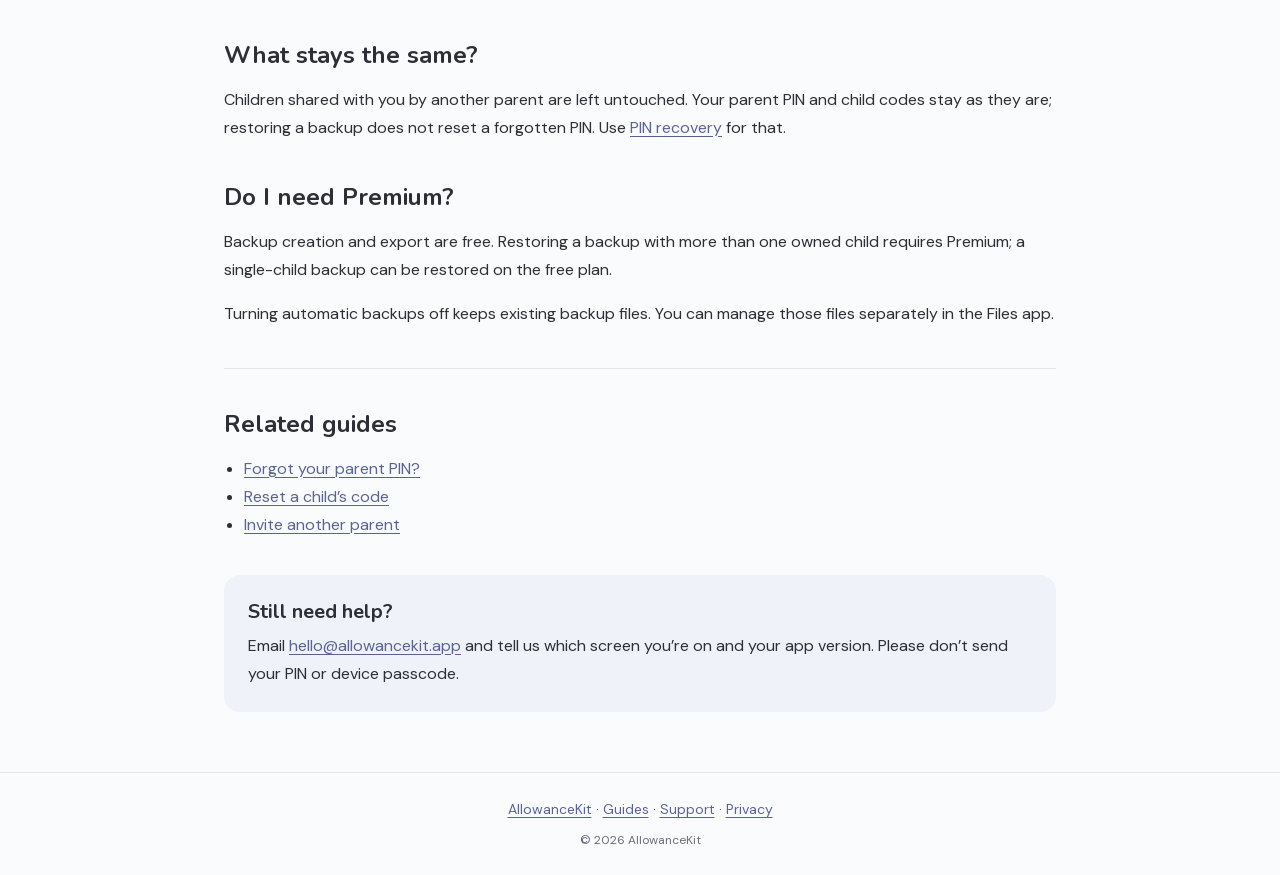
<file: guides/back-up-and-restore/index.html>
<!DOCTYPE html>
<html lang="en">
<head>
<meta charset="UTF-8">
<meta name="viewport" content="width=device-width, initial-scale=1.0">
<title>Back up and restore your data — AllowanceKit</title>
<meta name="description" content="Save a copy of your family’s ledger and understand what restoring changes.">
<meta name="robots" content="index, follow">
<link rel="canonical" href="https://allowancekit.app/guides/back-up-and-restore/">
<meta property="og:type" content="website">
<meta property="og:url" content="https://allowancekit.app/guides/back-up-and-restore/">
<meta property="og:title" content="Back up and restore your data — AllowanceKit">
<meta property="og:description" content="Save a copy of your family’s ledger and understand what restoring changes.">
<meta property="og:image" content="https://allowancekit.app/images/og-image.png">
<meta name="theme-color" content="#7B8FD4">
<link rel="icon" type="image/png" sizes="32x32" href="/images/favicon.png">
<link rel="apple-touch-icon" sizes="180x180" href="/images/apple-touch-icon.png">
<link rel="stylesheet" href="/guides/guides.css">
</head>
<body>
<a class="skip-link" href="#main">Skip to content</a>
<nav aria-label="Main">
  <div class="container">
    <a href="/">
      <svg viewBox="0 0 100 100" xmlns="http://www.w3.org/2000/svg">
        <circle cx="50" cy="50" r="46" fill="#7B8FD4"/>
        <circle cx="50" cy="50" r="38" fill="#A8B8E8"/>
        <circle cx="50" cy="50" r="30" fill="#EDF4FC"/>
        <rect x="33" y="38" width="10" height="24" rx="3.5" fill="#A8C4F0"/>
        <rect x="45" y="32" width="10" height="30" rx="3.5" fill="#F2B6C6"/>
        <rect x="57" y="42" width="10" height="20" rx="3.5" fill="#A8DEC6"/>
      </svg>
      <span>Allowance<em>Kit</em></span>
    </a>
  </div>
</nav>
<main id="main" class="container">
<div class="breadcrumb"><a href="/support">Support</a><span aria-hidden="true">/</span><a href="/guides/">Guides</a></div>

<p class="eyebrow">Your family’s data</p>
<h1>Back up and restore your data</h1>
<p class="lead">Save a snapshot of the family data you own, or return to a saved snapshot when you need it.</p>
<h2>Save a manual backup</h2>
<ol class="steps">
<li><strong>Open Settings &gt; Export Data Backup.</strong><p>Create the backup from the parent account that owns the children you want to include.</p></li>
<li><strong>Choose where to keep the backup file.</strong><p>Save it somewhere you can find again, such as iCloud Drive. Keep the JSON file intact so AllowanceKit can import it later.</p></li>
</ol>
<p><strong>Export Transactions (CSV)</strong> is for opening history in a spreadsheet. Use <strong>Export Data Backup</strong> for a file you can restore into AllowanceKit.</p>
<h2>Turn on automatic backups</h2>
<ol class="steps">
<li><strong>Open Settings &gt; Automatic Backups.</strong><p>Choose <strong>Weekly</strong> or <strong>Monthly</strong> under Frequency.</p></li>
<li><strong>Let iCloud syncing finish.</strong><p>When a backup is due, it is saved the next time you open the app after syncing. Backups aren’t guaranteed while the app stays closed.</p></li>
<li><strong>Check “Last saved”.</strong><p>You can also tap <strong>Check Backup Now</strong> to check whether a backup is due. Files are saved in iCloud Drive &gt; AllowanceKit &gt; Automatic Backups. Uploading to your other devices can take longer.</p></li>
</ol>
<div class="callout caution"><p><strong>Restoring replaces your current owned family data.</strong> Children, buckets, goals, transactions and backed-up preferences return to the selected snapshot. Owned data created after that snapshot is removed, and changes sync to your family’s devices. Export a fresh backup first if you may need to return to your current data.</p></div>
<h2>Restore a saved backup</h2>
<ol class="steps">
<li><strong>Choose your backup.</strong><p>For a manual file, open <strong>Settings &gt; Import Data Backup</strong>. For an automatic snapshot, open <strong>Settings &gt; Automatic Backups</strong> and choose a date under <strong>Restore Backup</strong>. Use <strong>Refresh Backups</strong> if needed.</p></li>
<li><strong>Read the confirmation carefully.</strong><p>Check the backup’s date and contents. Selecting a backup does not immediately replace anything. Automatic restores wait for iCloud syncing to settle first.</p></li>
<li><strong>Confirm only when you’re ready to replace the data.</strong><p>Allow the restore to finish, then check your balances and history. Keep the other family devices online so changes can sync.</p></li>
</ol>
<h2>What stays the same?</h2>
<p>Children shared with you by another parent are left untouched. Your parent PIN and child codes stay as they are; restoring a backup does not reset a forgotten PIN. Use <a href="/guides/forgot-parent-pin/">PIN recovery</a> for that.</p>
<h2>Do I need Premium?</h2>
<p>Backup creation and export are free. Restoring a backup with more than one owned child requires Premium; a single-child backup can be restored on the free plan.</p>
<p>Turning automatic backups off keeps existing backup files. You can manage those files separately in the Files app.</p>

<section class="related"><h2>Related guides</h2><ul><li><a href="/guides/forgot-parent-pin/">Forgot your parent PIN?</a></li><li><a href="/guides/reset-child-code/">Reset a child’s code</a></li><li><a href="/guides/invite-another-parent/">Invite another parent</a></li></ul></section>
<section class="contact"><h2 style="margin: 0; font-size: 20px;">Still need help?</h2><p>Email <a href="mailto:hello@allowancekit.app">hello@allowancekit.app</a> and tell us which screen you’re on and your app version. Please don’t send your PIN or device passcode.</p></section>
</main>
<footer><a href="/">AllowanceKit</a> &middot; <a href="/guides/">Guides</a> &middot; <a href="/support">Support</a> &middot; <a href="/privacy">Privacy</a><p>&copy; 2026 AllowanceKit</p></footer>
</body>
</html>
</file>
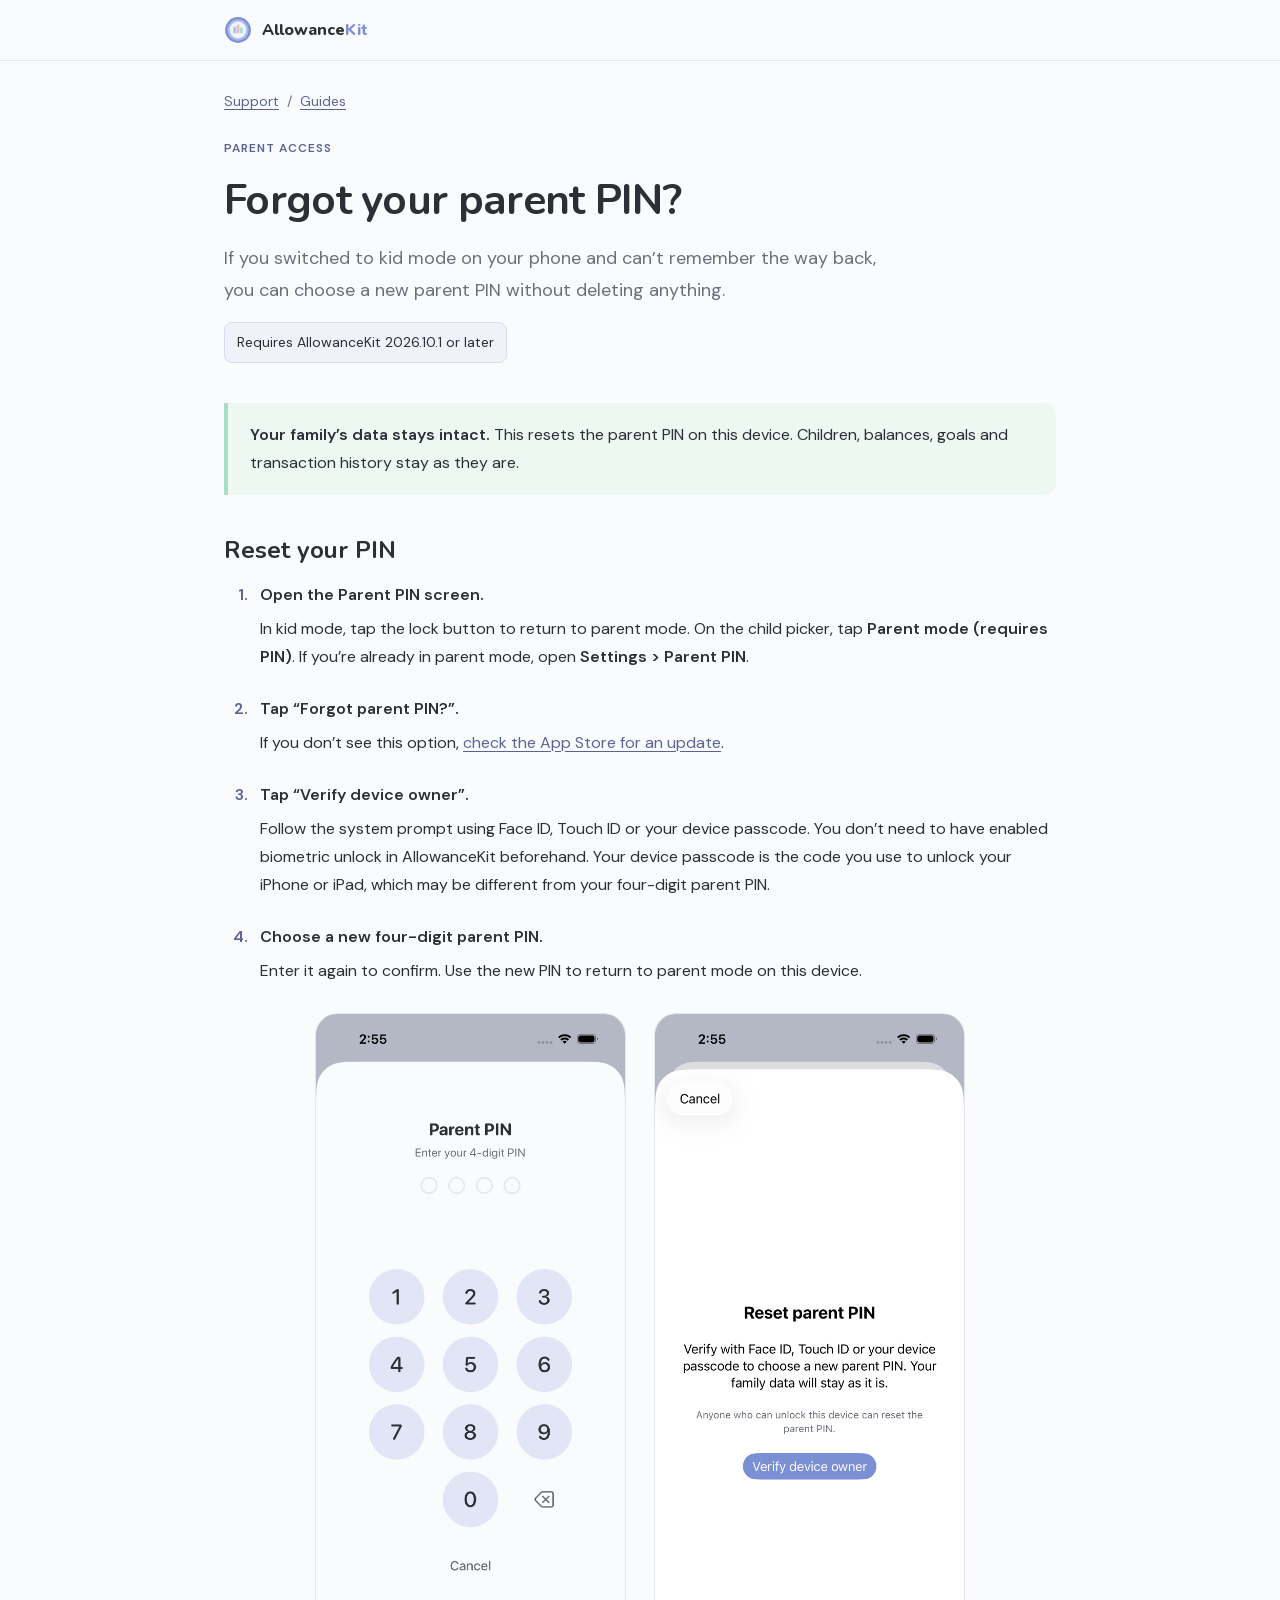
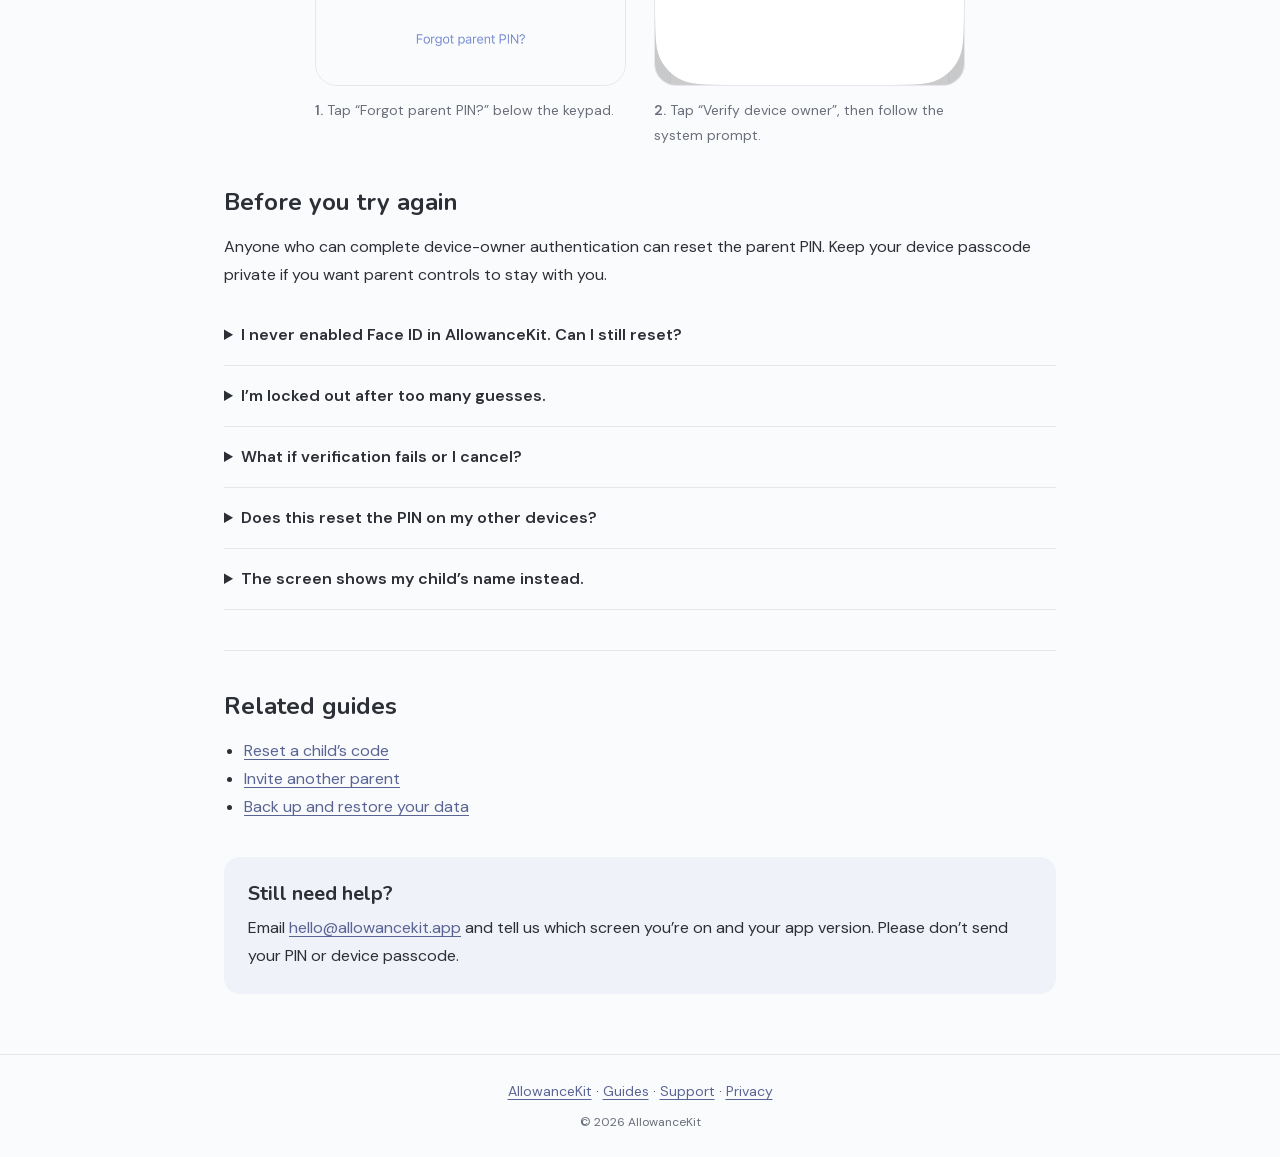
<file: guides/forgot-parent-pin/index.html>
<!DOCTYPE html>
<html lang="en">
<head>
<meta charset="UTF-8">
<meta name="viewport" content="width=device-width, initial-scale=1.0">
<title>Forgot your parent PIN? — AllowanceKit</title>
<meta name="description" content="Get back to parent mode and choose a new PIN without losing your family’s data.">
<meta name="robots" content="index, follow">
<link rel="canonical" href="https://allowancekit.app/guides/forgot-parent-pin/">
<meta property="og:type" content="website">
<meta property="og:url" content="https://allowancekit.app/guides/forgot-parent-pin/">
<meta property="og:title" content="Forgot your parent PIN? — AllowanceKit">
<meta property="og:description" content="Get back to parent mode and choose a new PIN without losing your family’s data.">
<meta property="og:image" content="https://allowancekit.app/images/og-image.png">
<meta name="theme-color" content="#7B8FD4">
<link rel="icon" type="image/png" sizes="32x32" href="/images/favicon.png">
<link rel="apple-touch-icon" sizes="180x180" href="/images/apple-touch-icon.png">
<link rel="stylesheet" href="/guides/guides.css">
</head>
<body>
<a class="skip-link" href="#main">Skip to content</a>
<nav aria-label="Main">
  <div class="container">
    <a href="/">
      <svg viewBox="0 0 100 100" xmlns="http://www.w3.org/2000/svg">
        <circle cx="50" cy="50" r="46" fill="#7B8FD4"/>
        <circle cx="50" cy="50" r="38" fill="#A8B8E8"/>
        <circle cx="50" cy="50" r="30" fill="#EDF4FC"/>
        <rect x="33" y="38" width="10" height="24" rx="3.5" fill="#A8C4F0"/>
        <rect x="45" y="32" width="10" height="30" rx="3.5" fill="#F2B6C6"/>
        <rect x="57" y="42" width="10" height="20" rx="3.5" fill="#A8DEC6"/>
      </svg>
      <span>Allowance<em>Kit</em></span>
    </a>
  </div>
</nav>
<main id="main" class="container">
<div class="breadcrumb"><a href="/support">Support</a><span aria-hidden="true">/</span><a href="/guides/">Guides</a></div>

<p class="eyebrow">Parent access</p>
<h1>Forgot your parent PIN?</h1>
<p class="lead">If you switched to kid mode on your phone and can’t remember the way back, you can choose a new parent PIN without deleting anything.</p>
<p class="requirement">Requires AllowanceKit 2026.10.1 or later</p>
<div class="callout"><p><strong>Your family’s data stays intact.</strong> This resets the parent PIN on this device. Children, balances, goals and transaction history stay as they are.</p></div>
<h2>Reset your PIN</h2>
<ol class="steps">
<li><strong>Open the Parent PIN screen.</strong><p>In kid mode, tap the lock button to return to parent mode. On the child picker, tap <strong>Parent mode (requires PIN)</strong>. If you’re already in parent mode, open <strong>Settings &gt; Parent PIN</strong>.</p></li>
<li><strong>Tap “Forgot parent PIN?”.</strong><p>If you don’t see this option, <a href="https://apps.apple.com/app/id6761007578">check the App Store for an update</a>.</p></li>
<li><strong>Tap “Verify device owner”.</strong><p>Follow the system prompt using Face ID, Touch ID or your device passcode. You don’t need to have enabled biometric unlock in AllowanceKit beforehand. Your device passcode is the code you use to unlock your iPhone or iPad, which may be different from your four-digit parent PIN.</p></li>
<li><strong>Choose a new four-digit parent PIN.</strong><p>Enter it again to confirm. Use the new PIN to return to parent mode on this device.</p></li>
</ol>
<div class="screenshots" aria-label="PIN recovery screens">
<figure><a href="/images/guides/parent-pin.png" aria-label="Open full-size Parent PIN screenshot"><img src="/images/guides/parent-pin.png" alt="Parent PIN screen with an empty four-digit keypad and Forgot parent PIN? at the bottom." width="1206" height="2622" loading="lazy"></a><figcaption><strong>1.</strong> Tap “Forgot parent PIN?” below the keypad.</figcaption></figure>
<figure><a href="/images/guides/reset-parent-pin.png" aria-label="Open full-size reset parent PIN screenshot"><img src="/images/guides/reset-parent-pin.png" alt="Reset parent PIN screen explaining device authentication, with the Verify device owner button." width="1206" height="2622" loading="lazy"></a><figcaption><strong>2.</strong> Tap “Verify device owner”, then follow the system prompt.</figcaption></figure>
</div>
<h2>Before you try again</h2>
<p>Anyone who can complete device-owner authentication can reset the parent PIN. Keep your device passcode private if you want parent controls to stay with you.</p>
<details><summary>I never enabled Face ID in AllowanceKit. Can I still reset?</summary><p>Yes. Recovery uses your device’s security independently of AllowanceKit’s biometric-unlock setting. Follow the system prompt and use the device-passcode option if needed.</p></details>
<details><summary>I’m locked out after too many guesses.</summary><p>“Forgot parent PIN?” remains available during the countdown. Verify the device owner, then choose a new PIN.</p></details>
<details><summary>What if verification fails or I cancel?</summary><p>Your existing PIN stays in place until you confirm and save a replacement. Make sure your device has a passcode set, then try again. If you can’t verify the device owner, contact us for help. Keep the app installed.</p></details>
<details><summary>Does this reset the PIN on my other devices?</summary><p>No. Parent PINs belong to each device. Repeat these steps on another parent device only if you need to reset its PIN too.</p></details>
<details><summary>The screen shows my child’s name instead.</summary><p>That’s a child’s code. Follow the <a href="/guides/reset-child-code/">child-code guide</a>. A device configured as a child’s own locked device uses a separate <a href="/support#parent-mode">parent-approval unlock flow</a>.</p></details>

<section class="related"><h2>Related guides</h2><ul><li><a href="/guides/reset-child-code/">Reset a child’s code</a></li><li><a href="/guides/invite-another-parent/">Invite another parent</a></li><li><a href="/guides/back-up-and-restore/">Back up and restore your data</a></li></ul></section>
<section class="contact"><h2 style="margin: 0; font-size: 20px;">Still need help?</h2><p>Email <a href="mailto:hello@allowancekit.app">hello@allowancekit.app</a> and tell us which screen you’re on and your app version. Please don’t send your PIN or device passcode.</p></section>
</main>
<footer><a href="/">AllowanceKit</a> &middot; <a href="/guides/">Guides</a> &middot; <a href="/support">Support</a> &middot; <a href="/privacy">Privacy</a><p>&copy; 2026 AllowanceKit</p></footer>
</body>
</html>
</file>
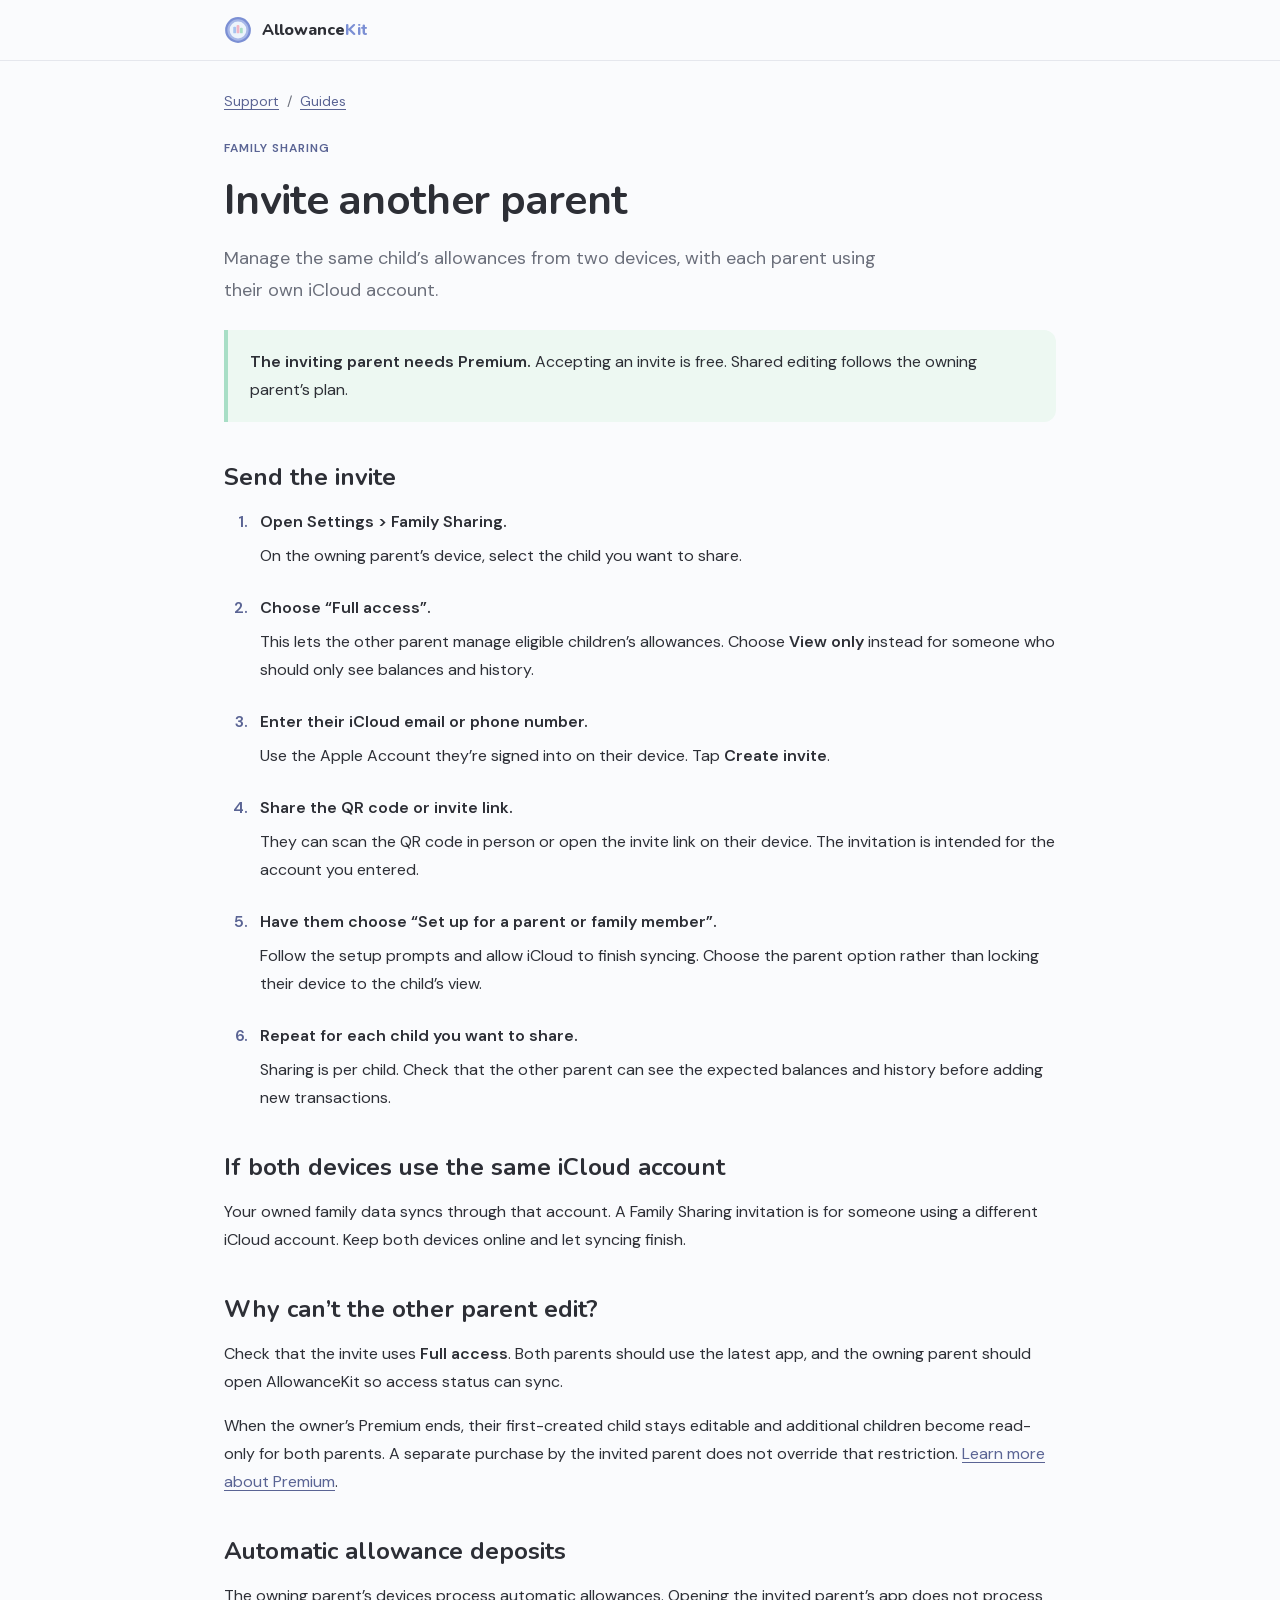
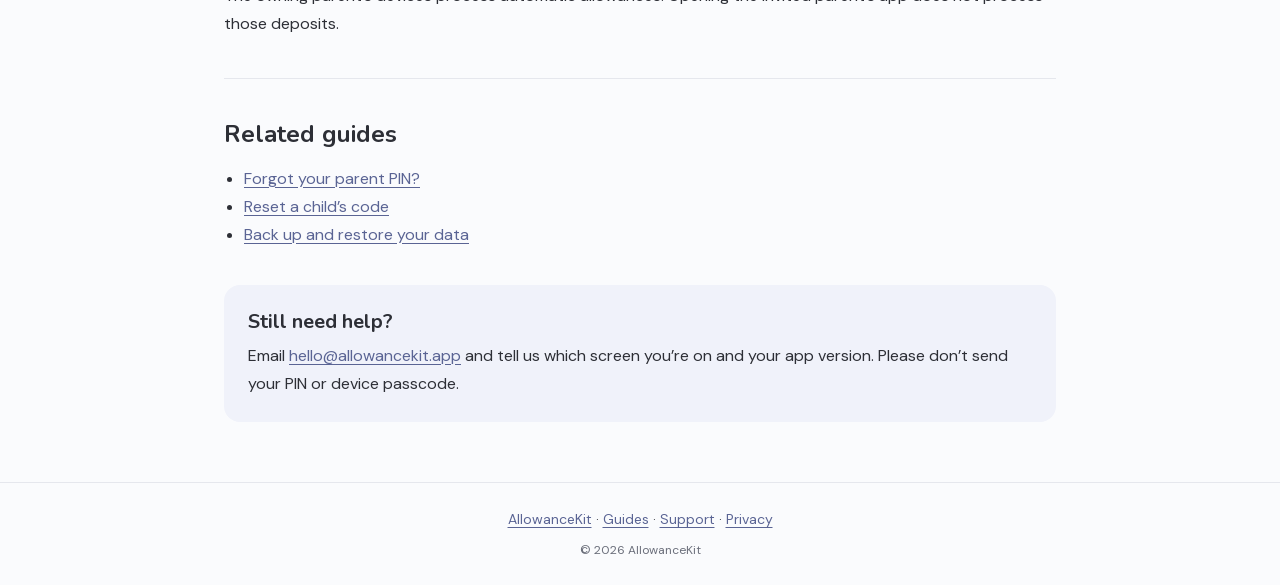
<file: guides/invite-another-parent/index.html>
<!DOCTYPE html>
<html lang="en">
<head>
<meta charset="UTF-8">
<meta name="viewport" content="width=device-width, initial-scale=1.0">
<title>Invite another parent — AllowanceKit</title>
<meta name="description" content="Manage allowances together using separate iCloud accounts.">
<meta name="robots" content="index, follow">
<link rel="canonical" href="https://allowancekit.app/guides/invite-another-parent/">
<meta property="og:type" content="website">
<meta property="og:url" content="https://allowancekit.app/guides/invite-another-parent/">
<meta property="og:title" content="Invite another parent — AllowanceKit">
<meta property="og:description" content="Manage allowances together using separate iCloud accounts.">
<meta property="og:image" content="https://allowancekit.app/images/og-image.png">
<meta name="theme-color" content="#7B8FD4">
<link rel="icon" type="image/png" sizes="32x32" href="/images/favicon.png">
<link rel="apple-touch-icon" sizes="180x180" href="/images/apple-touch-icon.png">
<link rel="stylesheet" href="/guides/guides.css">
</head>
<body>
<a class="skip-link" href="#main">Skip to content</a>
<nav aria-label="Main">
  <div class="container">
    <a href="/">
      <svg viewBox="0 0 100 100" xmlns="http://www.w3.org/2000/svg">
        <circle cx="50" cy="50" r="46" fill="#7B8FD4"/>
        <circle cx="50" cy="50" r="38" fill="#A8B8E8"/>
        <circle cx="50" cy="50" r="30" fill="#EDF4FC"/>
        <rect x="33" y="38" width="10" height="24" rx="3.5" fill="#A8C4F0"/>
        <rect x="45" y="32" width="10" height="30" rx="3.5" fill="#F2B6C6"/>
        <rect x="57" y="42" width="10" height="20" rx="3.5" fill="#A8DEC6"/>
      </svg>
      <span>Allowance<em>Kit</em></span>
    </a>
  </div>
</nav>
<main id="main" class="container">
<div class="breadcrumb"><a href="/support">Support</a><span aria-hidden="true">/</span><a href="/guides/">Guides</a></div>

<p class="eyebrow">Family Sharing</p>
<h1>Invite another parent</h1>
<p class="lead">Manage the same child’s allowances from two devices, with each parent using their own iCloud account.</p>
<div class="callout"><p><strong>The inviting parent needs Premium.</strong> Accepting an invite is free. Shared editing follows the owning parent’s plan.</p></div>
<h2>Send the invite</h2>
<ol class="steps">
<li><strong>Open Settings &gt; Family Sharing.</strong><p>On the owning parent’s device, select the child you want to share.</p></li>
<li><strong>Choose “Full access”.</strong><p>This lets the other parent manage eligible children’s allowances. Choose <strong>View only</strong> instead for someone who should only see balances and history.</p></li>
<li><strong>Enter their iCloud email or phone number.</strong><p>Use the Apple Account they’re signed into on their device. Tap <strong>Create invite</strong>.</p></li>
<li><strong>Share the QR code or invite link.</strong><p>They can scan the QR code in person or open the invite link on their device. The invitation is intended for the account you entered.</p></li>
<li><strong>Have them choose “Set up for a parent or family member”.</strong><p>Follow the setup prompts and allow iCloud to finish syncing. Choose the parent option rather than locking their device to the child’s view.</p></li>
<li><strong>Repeat for each child you want to share.</strong><p>Sharing is per child. Check that the other parent can see the expected balances and history before adding new transactions.</p></li>
</ol>
<h2>If both devices use the same iCloud account</h2>
<p>Your owned family data syncs through that account. A Family Sharing invitation is for someone using a different iCloud account. Keep both devices online and let syncing finish.</p>
<h2>Why can’t the other parent edit?</h2>
<p>Check that the invite uses <strong>Full access</strong>. Both parents should use the latest app, and the owning parent should open AllowanceKit so access status can sync.</p>
<p>When the owner’s Premium ends, their first-created child stays editable and additional children become read-only for both parents. A separate purchase by the invited parent does not override that restriction. <a href="/support#premium">Learn more about Premium</a>.</p>
<h2>Automatic allowance deposits</h2>
<p>The owning parent’s devices process automatic allowances. Opening the invited parent’s app does not process those deposits.</p>

<section class="related"><h2>Related guides</h2><ul><li><a href="/guides/forgot-parent-pin/">Forgot your parent PIN?</a></li><li><a href="/guides/reset-child-code/">Reset a child’s code</a></li><li><a href="/guides/back-up-and-restore/">Back up and restore your data</a></li></ul></section>
<section class="contact"><h2 style="margin: 0; font-size: 20px;">Still need help?</h2><p>Email <a href="mailto:hello@allowancekit.app">hello@allowancekit.app</a> and tell us which screen you’re on and your app version. Please don’t send your PIN or device passcode.</p></section>
</main>
<footer><a href="/">AllowanceKit</a> &middot; <a href="/guides/">Guides</a> &middot; <a href="/support">Support</a> &middot; <a href="/privacy">Privacy</a><p>&copy; 2026 AllowanceKit</p></footer>
</body>
</html>
</file>
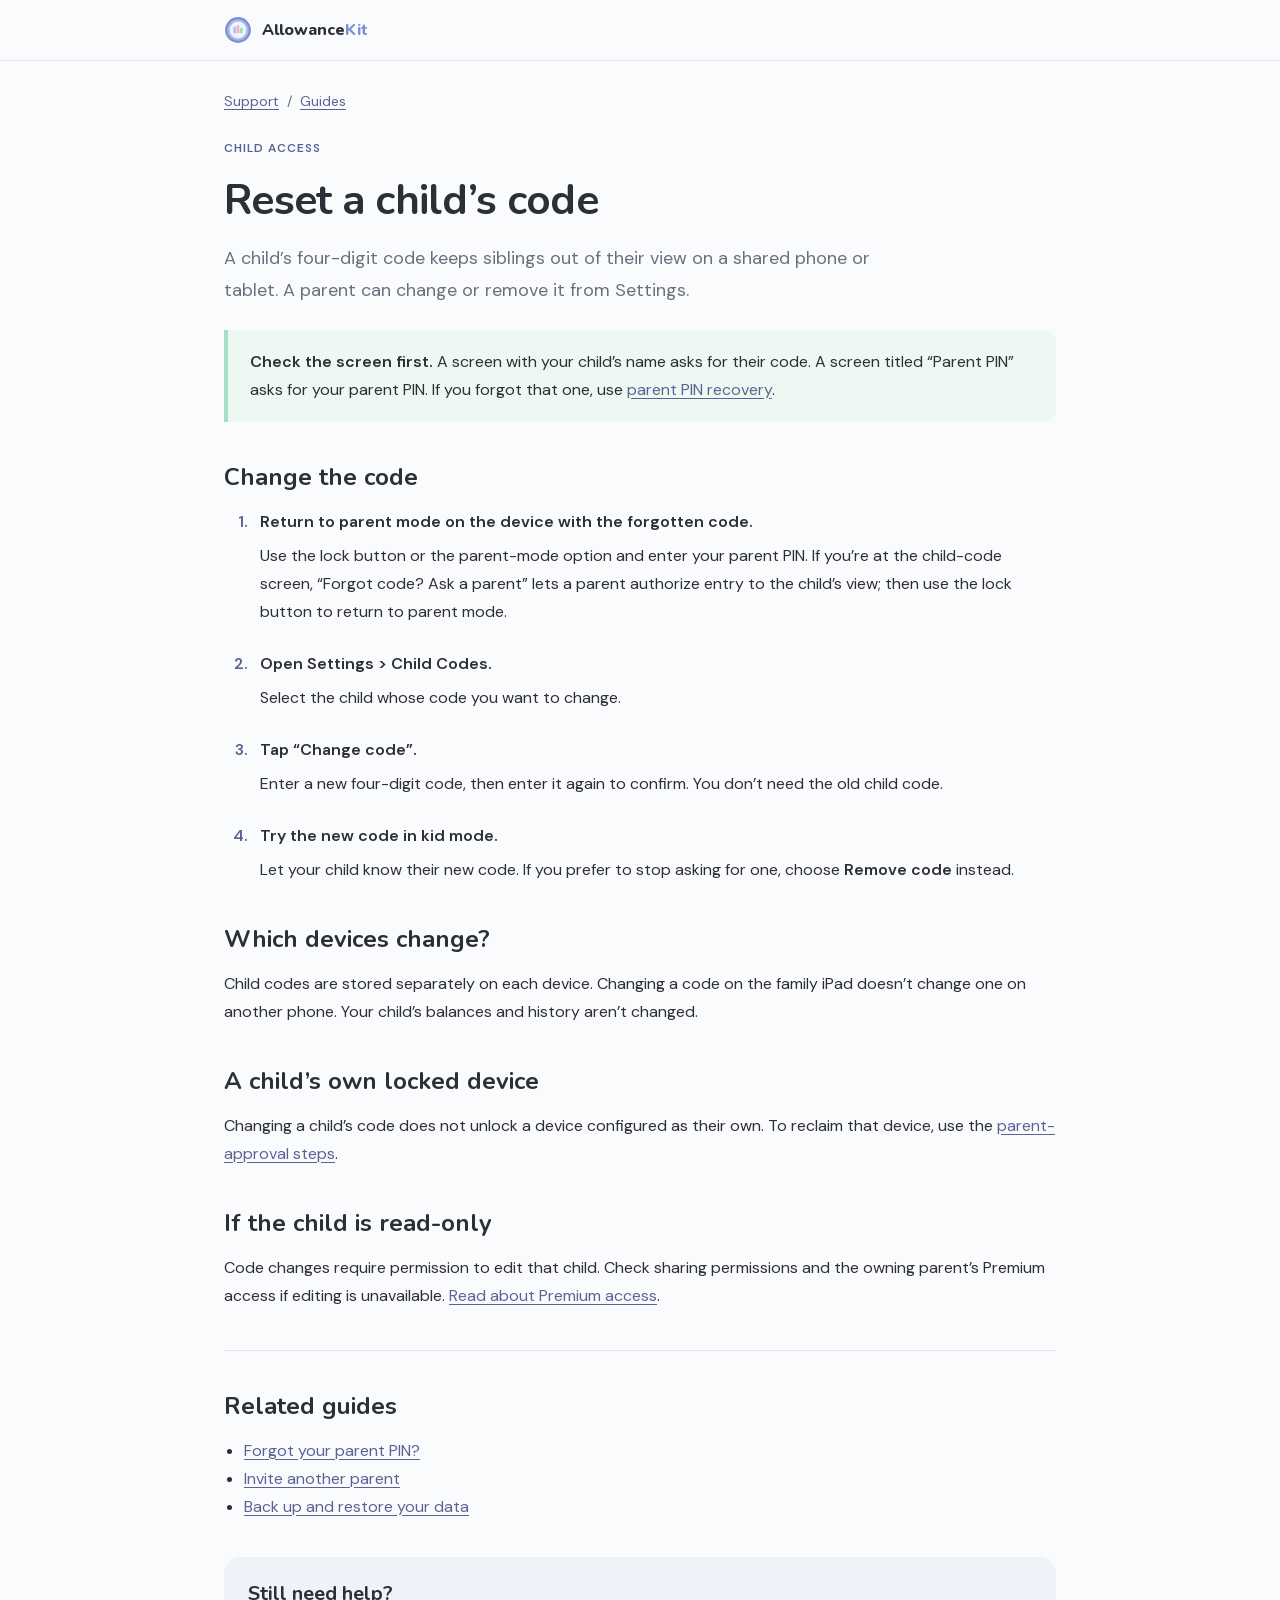
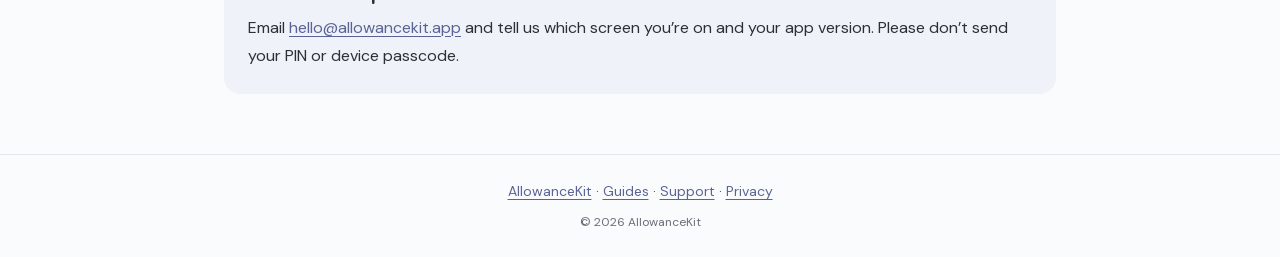
<file: guides/reset-child-code/index.html>
<!DOCTYPE html>
<html lang="en">
<head>
<meta charset="UTF-8">
<meta name="viewport" content="width=device-width, initial-scale=1.0">
<title>Reset a child’s code — AllowanceKit</title>
<meta name="description" content="Change or remove a forgotten code on a shared phone or tablet.">
<meta name="robots" content="index, follow">
<link rel="canonical" href="https://allowancekit.app/guides/reset-child-code/">
<meta property="og:type" content="website">
<meta property="og:url" content="https://allowancekit.app/guides/reset-child-code/">
<meta property="og:title" content="Reset a child’s code — AllowanceKit">
<meta property="og:description" content="Change or remove a forgotten code on a shared phone or tablet.">
<meta property="og:image" content="https://allowancekit.app/images/og-image.png">
<meta name="theme-color" content="#7B8FD4">
<link rel="icon" type="image/png" sizes="32x32" href="/images/favicon.png">
<link rel="apple-touch-icon" sizes="180x180" href="/images/apple-touch-icon.png">
<link rel="stylesheet" href="/guides/guides.css">
</head>
<body>
<a class="skip-link" href="#main">Skip to content</a>
<nav aria-label="Main">
  <div class="container">
    <a href="/">
      <svg viewBox="0 0 100 100" xmlns="http://www.w3.org/2000/svg">
        <circle cx="50" cy="50" r="46" fill="#7B8FD4"/>
        <circle cx="50" cy="50" r="38" fill="#A8B8E8"/>
        <circle cx="50" cy="50" r="30" fill="#EDF4FC"/>
        <rect x="33" y="38" width="10" height="24" rx="3.5" fill="#A8C4F0"/>
        <rect x="45" y="32" width="10" height="30" rx="3.5" fill="#F2B6C6"/>
        <rect x="57" y="42" width="10" height="20" rx="3.5" fill="#A8DEC6"/>
      </svg>
      <span>Allowance<em>Kit</em></span>
    </a>
  </div>
</nav>
<main id="main" class="container">
<div class="breadcrumb"><a href="/support">Support</a><span aria-hidden="true">/</span><a href="/guides/">Guides</a></div>

<p class="eyebrow">Child access</p>
<h1>Reset a child’s code</h1>
<p class="lead">A child’s four-digit code keeps siblings out of their view on a shared phone or tablet. A parent can change or remove it from Settings.</p>
<div class="callout"><p><strong>Check the screen first.</strong> A screen with your child’s name asks for their code. A screen titled “Parent PIN” asks for your parent PIN. If you forgot that one, use <a href="/guides/forgot-parent-pin/">parent PIN recovery</a>.</p></div>
<h2>Change the code</h2>
<ol class="steps">
<li><strong>Return to parent mode on the device with the forgotten code.</strong><p>Use the lock button or the parent-mode option and enter your parent PIN. If you’re at the child-code screen, “Forgot code? Ask a parent” lets a parent authorize entry to the child’s view; then use the lock button to return to parent mode.</p></li>
<li><strong>Open Settings &gt; Child Codes.</strong><p>Select the child whose code you want to change.</p></li>
<li><strong>Tap “Change code”.</strong><p>Enter a new four-digit code, then enter it again to confirm. You don’t need the old child code.</p></li>
<li><strong>Try the new code in kid mode.</strong><p>Let your child know their new code. If you prefer to stop asking for one, choose <strong>Remove code</strong> instead.</p></li>
</ol>
<h2>Which devices change?</h2>
<p>Child codes are stored separately on each device. Changing a code on the family iPad doesn’t change one on another phone. Your child’s balances and history aren’t changed.</p>
<h2>A child’s own locked device</h2>
<p>Changing a child’s code does not unlock a device configured as their own. To reclaim that device, use the <a href="/support#parent-mode">parent-approval steps</a>.</p>
<h2>If the child is read-only</h2>
<p>Code changes require permission to edit that child. Check sharing permissions and the owning parent’s Premium access if editing is unavailable. <a href="/support#premium">Read about Premium access</a>.</p>

<section class="related"><h2>Related guides</h2><ul><li><a href="/guides/forgot-parent-pin/">Forgot your parent PIN?</a></li><li><a href="/guides/invite-another-parent/">Invite another parent</a></li><li><a href="/guides/back-up-and-restore/">Back up and restore your data</a></li></ul></section>
<section class="contact"><h2 style="margin: 0; font-size: 20px;">Still need help?</h2><p>Email <a href="mailto:hello@allowancekit.app">hello@allowancekit.app</a> and tell us which screen you’re on and your app version. Please don’t send your PIN or device passcode.</p></section>
</main>
<footer><a href="/">AllowanceKit</a> &middot; <a href="/guides/">Guides</a> &middot; <a href="/support">Support</a> &middot; <a href="/privacy">Privacy</a><p>&copy; 2026 AllowanceKit</p></footer>
</body>
</html>
</file>
<file: guides/guides.css>
@font-face { font-family: 'Nunito'; font-weight: 400; font-style: normal; font-display: swap; src: url('/fonts/nunito-400.woff2') format('woff2'); }
@font-face { font-family: 'Nunito'; font-weight: 600; font-style: normal; font-display: swap; src: url('/fonts/nunito-600.woff2') format('woff2'); }
@font-face { font-family: 'Nunito'; font-weight: 700; font-style: normal; font-display: swap; src: url('/fonts/nunito-700.woff2') format('woff2'); }
@font-face { font-family: 'Nunito'; font-weight: 800; font-style: normal; font-display: swap; src: url('/fonts/nunito-800.woff2') format('woff2'); }
@font-face { font-family: 'DM Sans'; font-weight: 400; font-style: normal; font-display: swap; src: url('/fonts/dmsans-400.woff2') format('woff2'); }
@font-face { font-family: 'DM Sans'; font-weight: 500; font-style: normal; font-display: swap; src: url('/fonts/dmsans-500.woff2') format('woff2'); }
@font-face { font-family: 'DM Sans'; font-weight: 600; font-style: normal; font-display: swap; src: url('/fonts/dmsans-600.woff2') format('woff2'); }

:root { --ink: #2D2F36; --muted: #6B6F7B; --accent: #5A6494; --tint: #F0F2FA; --border: #E5E7ED; --surface: #FAFBFD; }
* { box-sizing: border-box; }
body { margin: 0; background: var(--surface); color: var(--ink); font-family: 'DM Sans', sans-serif; line-height: 1.75; -webkit-font-smoothing: antialiased; }
a { color: var(--accent); text-underline-offset: 3px; }
a:hover { text-decoration-thickness: 2px; }
a:focus-visible, summary:focus-visible { outline: 3px solid #7B8FD4; outline-offset: 5px; border-radius: 3px; }
.container { max-width: 880px; margin: 0 auto; padding: 0 24px; }
nav { border-bottom: 1px solid var(--border); padding: 16px 0; }
nav .container, nav a { display: flex; align-items: center; gap: 10px; }
nav a { text-decoration: none; }
nav svg { width: 28px; height: 28px; }
nav span { font-family: 'Nunito', sans-serif; font-weight: 800; color: var(--ink); }
nav em { color: #7B8FD4; font-style: normal; }
.skip-link { position: absolute; left: 16px; top: -100px; padding: 8px 16px; background: white; z-index: 2; }
.skip-link:focus { top: 8px; }
.breadcrumb { margin: 28px 0 24px; font-size: 14px; color: var(--muted); }
.breadcrumb span { margin: 0 8px; }
h1, h2, h3 { font-family: 'Nunito', sans-serif; line-height: 1.25; }
h1 { font-size: clamp(30px, 5vw, 42px); letter-spacing: -0.7px; margin: 12px 0 16px; }
h2 { font-size: 24px; margin: 40px 0 16px; }
h3 { font-size: 19px; margin: 0 0 8px; }
p { margin: 0 0 16px; }
.lead { font-size: 18px; color: var(--muted); max-width: 680px; }
.eyebrow { font-size: 12px; font-weight: 600; letter-spacing: 1px; text-transform: uppercase; color: var(--accent); }
.requirement { display: inline-block; border: 1px solid #D7DCEE; border-radius: 8px; padding: 7px 12px; font-size: 14px; background: var(--tint); }
.callout { border-left: 4px solid #A8DEC6; background: #EDF8F2; border-radius: 0 12px 12px 0; padding: 18px 22px; margin: 24px 0; }
.callout p:last-child { margin: 0; }
.caution { border-color: #F2B6C6; background: #FDF0F4; }
.steps { padding-left: 28px; }
.steps > li { padding-left: 8px; margin: 0 0 24px; }
.steps > li::marker { color: var(--accent); font-weight: 700; }
.steps p { margin: 6px 0 0; }
.cards { display: grid; grid-template-columns: repeat(2, minmax(0, 1fr)); gap: 18px; margin: 28px 0; }
.card { display: block; padding: 24px; border: 1px solid var(--border); border-radius: 16px; background: white; text-decoration: none; color: var(--ink); }
.card:hover { border-color: #7B8FD4; }
.card p { color: var(--muted); font-size: 15px; margin: 8px 0 16px; }
.card .read { font-size: 14px; font-weight: 600; color: var(--accent); }
.screenshots { display: grid; grid-template-columns: repeat(2, minmax(0, 1fr)); gap: 28px; max-width: 650px; margin: 28px auto; }
figure { margin: 0; min-width: 0; }
figure img { display: block; width: 100%; height: auto; border-radius: 22px; border: 1px solid var(--border); background: white; }
figcaption { margin-top: 12px; font-size: 14px; color: var(--muted); }
details { border-bottom: 1px solid var(--border); padding: 16px 0; }
summary { cursor: pointer; font-weight: 600; }
details p { margin: 12px 0 0; }
.related { border-top: 1px solid var(--border); margin-top: 40px; }
.related ul { padding-left: 20px; }
.contact { background: var(--tint); border-radius: 16px; padding: 24px; margin-top: 36px; }
.contact p { margin: 8px 0 0; }
footer { border-top: 1px solid var(--border); margin-top: 60px; padding: 24px; text-align: center; font-size: 14px; }
footer p { color: var(--muted); margin: 8px 0 0; font-size: 12px; }
@media (max-width: 580px) { .cards { grid-template-columns: 1fr; } .screenshots { grid-template-columns: 1fr; gap: 24px; max-width: 300px; } .container { padding: 0 20px; } figcaption { font-size: 13px; } }
</file>
